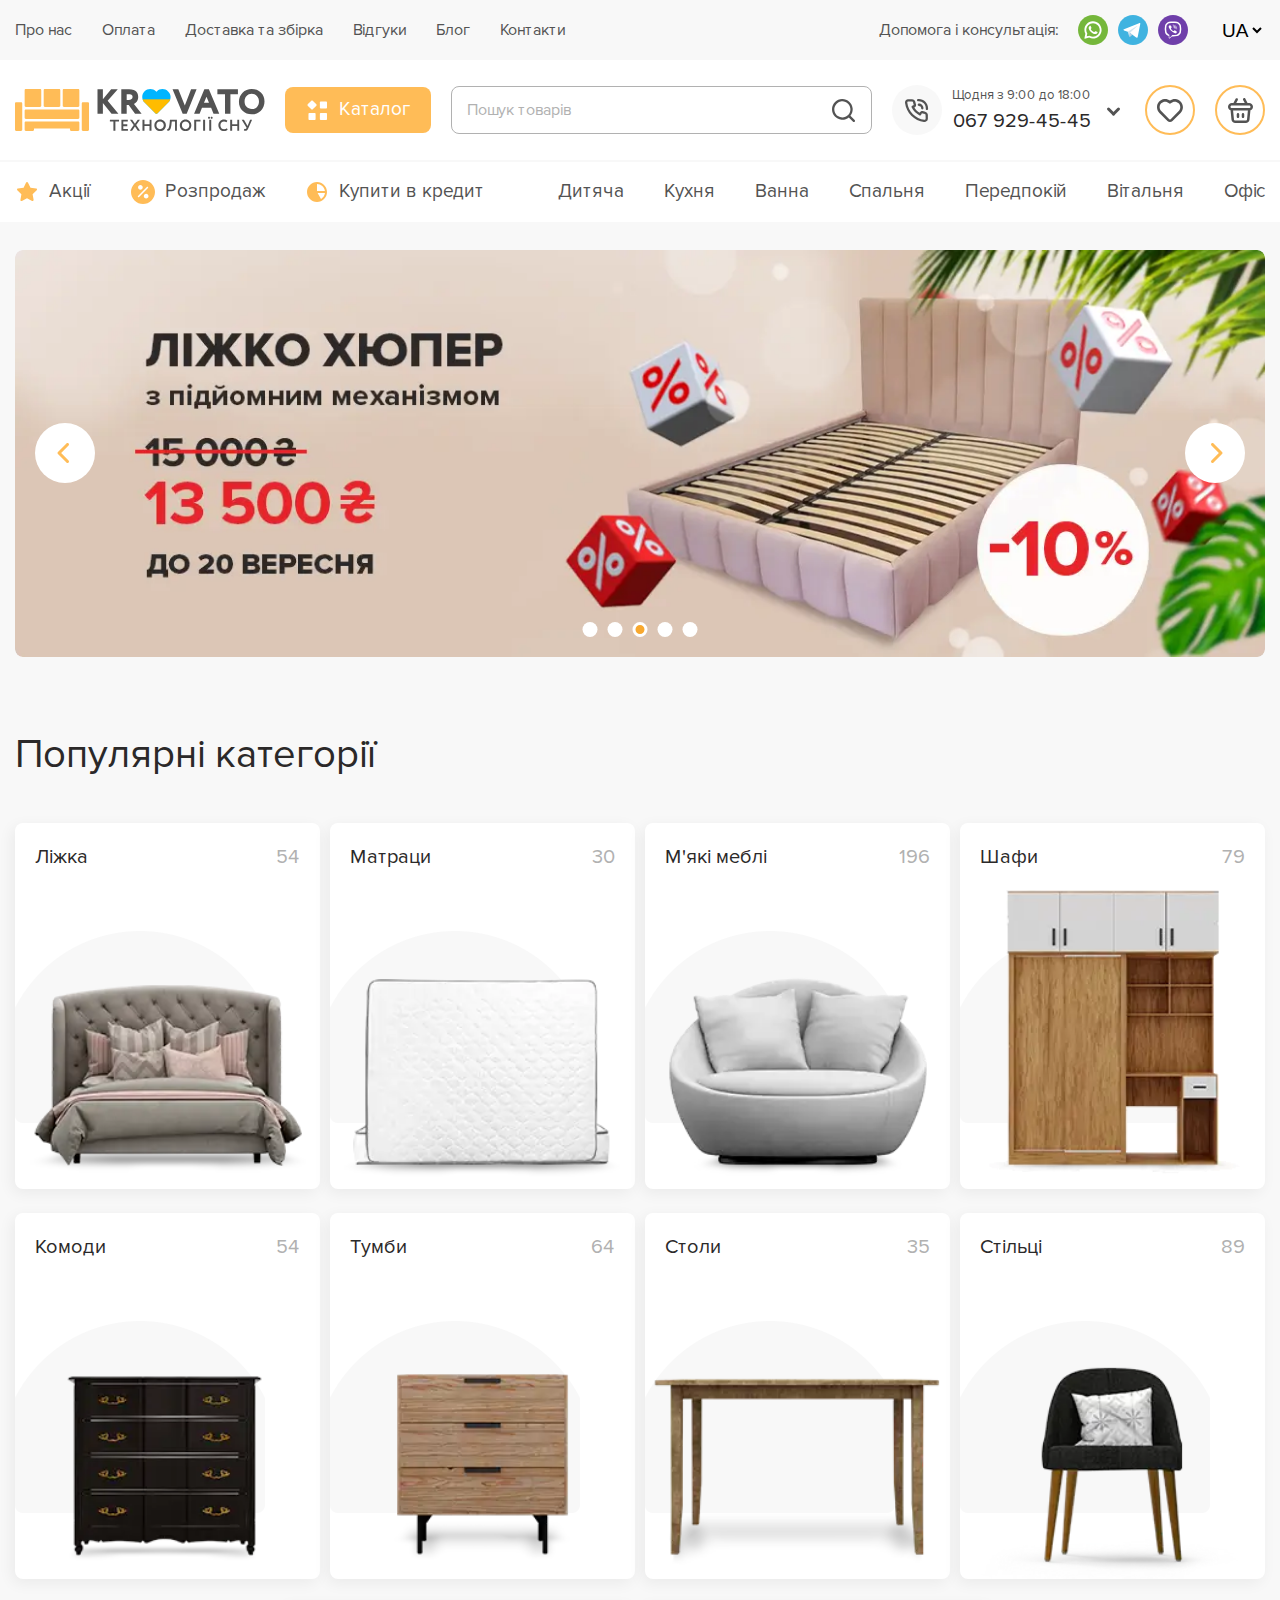
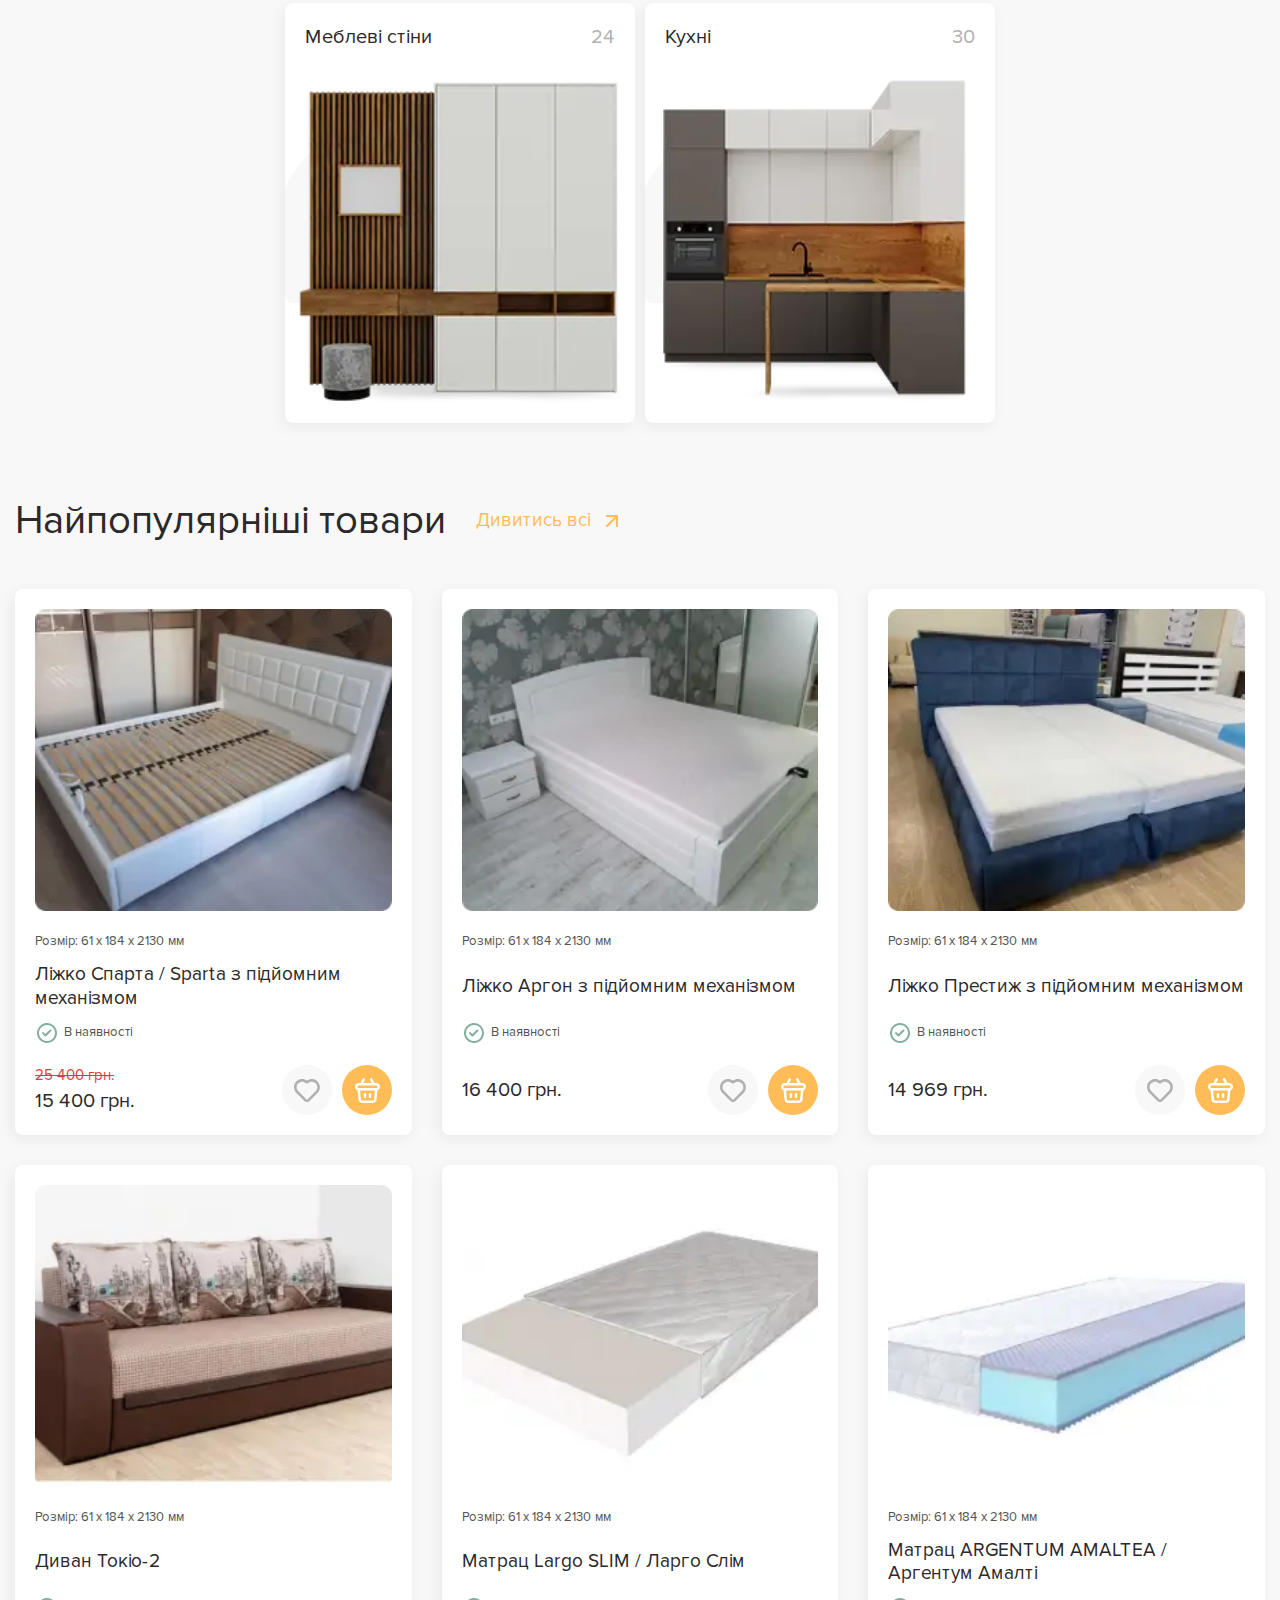
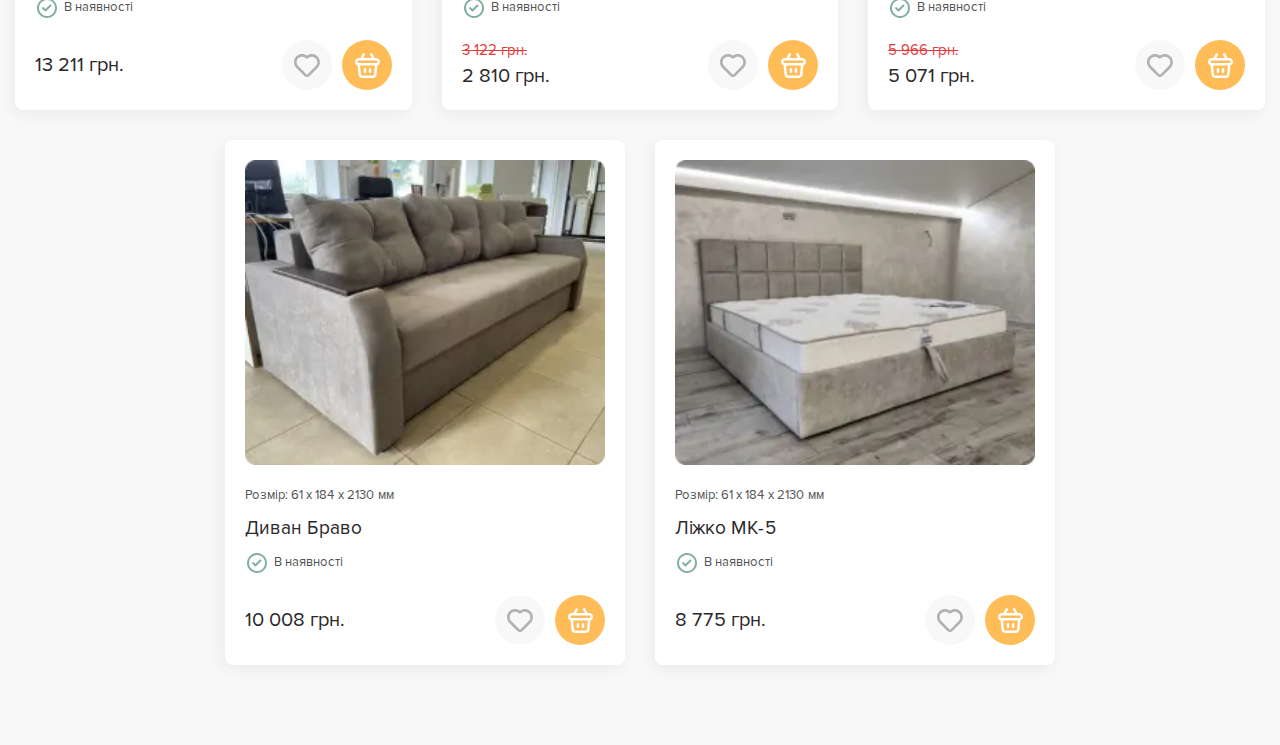
<file: lesson_16/index.html>
<!DOCTYPE html>
<html lang="uk">

<head>
  <meta charset="UTF-8" />
  <meta name="viewport" content="width=device-width, initial-scale=1.0" />
  <link rel="stylesheet" href="css/style.css" />
  <title>lesson 15</title>
</head>

<body>
  <div class="wrapper">
    <header class="header">
      <div class="header__wrapper">
        <div data-da=".burger-header__container, 991.98,4" class="header__top top-header">
          <div class="top-header__wrapper">
            <div class="top-header__container">
              <div class="top-header__row">
                <div class="top-header__burger burger-top-header">
                  <div class="burger-top-header__border"></div>
                  <div class="burger-top-header__border"></div>
                  <div class="burger-top-header__border"></div>
                </div>
                <ul class="top-header__list">
                  <li class="top-header__item">
                    <a href="#" class="top-header__link">Про нас</a>
                  </li>
                  <li class="top-header__item">
                    <a href="#" class="top-header__link">Оплата</a>
                  </li>
                  <li class="top-header__item">
                    <a href="#" class="top-header__link">Доставка та збірка</a>
                  </li>
                  <li class="top-header__item">
                    <a href="#" class="top-header__link">Відгуки</a>
                  </li>
                  <li class="top-header__item">
                    <a href="#" class="top-header__link">Блог</a>
                  </li>
                  <li class="top-header__item">
                    <a href="#" class="top-header__link">Контакти</a>
                  </li>
                </ul>
                <div class="top-header__help help-top-header">
                  <p class="help-top-header__info-help">Допомога і консультація:</p>
                  <div class="help-top-header__messages header-help-messages">
                    <a href="#" class="header-help-messages__link"><img src="./img/header/header-top/whatsapp.svg"
                        alt="#"></a>
                    <a href="#" class="header-help-messages__link"><img src="./img/header/header-top/Group.svg"
                        alt="#"></a>
                    <a href="#" class="header-help-messages__link"><img src="./img/header/header-top/viber.svg"
                        alt="#"></a>
                  </div>
                  <div class="help-top-header__languages header-help-languages">
                    <select class="header-help-languages__select" name="languages">
                      <option value="UA">UA</option>
                      <option value="EN">EN</option>
                    </select>
                  </div>
                </div>
              </div>
            </div>
          </div>
        </div>
        <div class="header__main main-header">
          <div class="main-header__wrapper">
            <div class="main-header__container">
              <div class="main-header__row">
                <div class="main-header__burger main-header-burger">
                  <div class="main-header-burger__border"></div>
                  <div class="main-header-burger__border"></div>
                  <div class="main-header-burger__border"></div>
                </div>
                <div class="main-header__logo"><img src="./img/header/header-main/logo-header.svg" alt="logo">
                </div>
                <button data-da=".burger-header__container, 991.98, 1" class="main-header__button">Каталог</button>
                <div class="main-header__search">
                  <input type="search" name="search" placeholder="Пошук товарів">
                </div>
                <div class="main-header__tell tell-main-header">
                  <div class="tell-main-header__wrapper">
                    <div class="tell-main-header__popap popap-tell-header">
                      <a href="tel:0501334545" class="popap-tell-header__link-tell">050 133-45-45</a>
                      <a href="tel:0931707545" class="popap-tell-header__link-tell">093 170-75-45
                      </a>
                      <button class="popap-tell-header__call" type="button">Передзвоніть мені</button>
                    </div>
                    <div class="tell-main-header__icon"><img src="./img/header/header-main/icon-tel.svg"
                        alt="icon-tell">
                    </div>
                    <div class="tell-main-header__info info-tell-main-header">
                      <p class="info-tell-main-header__text">Щодня з 9:00 до 18:00</p>
                      <a href="tel:0679294545" class="info-tell-main-header__link-tell">067 929-45-45</a>
                    </div>
                    <div class="tell-main-header__arrow">
                    </div>
                  </div>
                </div>
                <div class="main-header__selected-item selected-main-header">
                  <div class="main-header__search-icon">
                    <img src="./img/header/header-main/search.svg" alt="#">
                  </div>
                  <a href="#" class="selected-main-header__selected"><img src="./img/header/header-main/obrane.svg"
                      alt="selected"></a>
                  <a href="#" class="selected-main-header__basket"><img src="./img/header/header-main/korzina.svg"
                      alt="basket"></a>
                </div>
              </div>
            </div>
          </div>
        </div>
        <div class="header__burger burger-header">
          <div class="burger-header__container">

          </div>
        </div>
        <div data-da=".burger-header__container, 991.98, 1" class="header__nav nav-header">
          <div class="nav-header__wrapper">
            <div class="nav-header__container">
              <div class="nav-header__row">
                <div class="nav-header__sale sale-nav-header">
                  <ul class="sale-nav-header__list">
                    <li class="sale-nav-header__item">
                      <img src="./img/header/header-nav/akcii.svg" alt="#">
                      <a href="#" class="sale-nav-header__link">Акції</a>
                    </li>
                    <li class="sale-nav-header__item">
                      <img src="./img/header/header-nav/sale.svg" alt="#">
                      <a href="#" class="sale-nav-header__link">Розпродаж</a>
                    </li>
                    <li class="sale-nav-header__item">
                      <img src="./img/header/header-nav/credit.svg" alt="#">
                      <a href="#" class="sale-nav-header__link">Купити в кредит</a>
                    </li>
                  </ul>
                </div>
                <nav class="nav-header__rooms rooms-nav-header">
                  <ul class="rooms-nav-header__list">
                    <li class="rooms-nav-header__item">
                      <a href="#" class="rooms-nav-header__link">Дитяча</a>
                    </li>
                    <li class="rooms-nav-header__item">
                      <a href="#" class="rooms-nav-header__link">Кухня</a>
                    </li>
                    <li class="rooms-nav-header__item">
                      <a href="#" class="rooms-nav-header__link">Ванна</a>
                    </li>
                    <li class="rooms-nav-header__item">
                      <a href="#" class="rooms-nav-header__link">Спальня</a>
                    </li>
                    <li class="rooms-nav-header__item">
                      <a href="#" class="rooms-nav-header__link">Передпокій</a>
                    </li>
                    <li class="rooms-nav-header__item">
                      <a href="#" class="rooms-nav-header__link">Вітальня</a>
                    </li>
                    <li class="rooms-nav-header__item">
                      <a href="#" class="rooms-nav-header__link">Офіс</a>
                    </li>
                  </ul>
                </nav>
              </div>
            </div>
          </div>
        </div>
      </div>
    </header>
    <main>
      <div class="top-slider">
        <div class="top-slider__container">
          <div class="top-slider__slider slider-top">
            <img class="slider-top__image" src="./img/slider/slide-image.webp" alt="#">
            <div class="slider-top__wrapper-breadcrumbs">
              <div class=""></div>
              <div class=""></div>
              <div class=""></div>
              <div class=""></div>
              <div class=""></div>
            </div>
            <div class="slider-top__arrow slider-top__arrow--left"><img src="./img/slider/arrow-left.svg" alt="#"></div>
            <div class="slider-top__arrow slider-top__arrow--right"><img src="./img/slider/arrow-right.svg" alt="#">
            </div>
          </div>
        </div>
      </div>
      <div class="populars">
        <div class="populars__container">
          <h2 class="populars__title title">Популярні категорії</h2>
          <div class="populars__item item-populars">
            <a href="#" class="item-populars__card card-item-populars">
              <h5 class="card-item-populars__title">Ліжка</h5>
              <div class="card-item-populars__number">54</div>
              <img src="./img/populars/img-0.webp" alt="#" class="card-item-populars__image">
            </a>
            <a href="#" class="item-populars__card card-item-populars">
              <h5 class="card-item-populars__title">Матраци</h5>
              <div class="card-item-populars__number">30</div>
              <img src="./img/populars/img-1.webp" alt="#" class="card-item-populars__image">
            </a>
            <a href="#" class="item-populars__card card-item-populars">
              <h5 class="card-item-populars__title">М'які меблі</h5>
              <div class="card-item-populars__number">196</div>
              <img src="./img/populars/img-2.webp" alt="#" class="card-item-populars__image">
            </a>
            <a href="#" class="item-populars__card card-item-populars">
              <h5 class="card-item-populars__title">Шафи</h5>
              <div class="card-item-populars__number">79</div>
              <img src="./img/populars/img-3.webp" alt="#" class="card-item-populars__image">
            </a>
            <a href="#" class="item-populars__card card-item-populars">
              <h5 class="card-item-populars__title">Комоди</h5>
              <div class="card-item-populars__number">54</div>
              <img src="./img/populars/img-4.webp" alt="#" class="card-item-populars__image">
            </a>
            <a href="#" class="item-populars__card card-item-populars">
              <h5 class="card-item-populars__title">Тумби</h5>
              <div class="card-item-populars__number">64</div>
              <img src="./img/populars/img-5.webp" alt="#" class="card-item-populars__image">
            </a>
            <a href="#" class="item-populars__card card-item-populars">
              <h5 class="card-item-populars__title">Столи</h5>
              <div class="card-item-populars__number">35</div>
              <img src="./img/populars/img-6.webp" alt="#" class="card-item-populars__image">
            </a>
            <a href="#" class="item-populars__card card-item-populars">
              <h5 class="card-item-populars__title">Стільці</h5>
              <div class="card-item-populars__number">89</div>
              <img src="./img/populars/img-7.webp" alt="#" class="card-item-populars__image">
            </a>
            <a href="#" class="item-populars__card card-item-populars">
              <h5 class="card-item-populars__title">Меблеві стіни</h5>
              <div class="card-item-populars__number">24</div>
              <img src="./img/populars/img-8.webp" alt="#" class="card-item-populars__image">
            </a>
            <a href="#" class="item-populars__card card-item-populars">
              <h5 class="card-item-populars__title">Кухні</h5>
              <div class="card-item-populars__number">30</div>
              <img src="./img/populars/img-9.webp" alt="#" class="card-item-populars__image">
            </a>
          </div>
        </div>
      </div>
      <div class="most-popular">
        <div class="most-popular__container">
          <h2 class="most-popular__title title">Найпопулярніші товари<a href="#"
              class="most-popular__title--see-all">Дивитись
              всі</a></h2>
          <div class="most-popular__item item-most-popular">
            <div class="item-most-popular__card card-item-most-popular">
              <img src="./img/most-popular/img-0.webp" alt="#" class="card-item-most-popular__image">
              <div class="card-item-most-popular__info info-most-popular">
                <p class="info-most-popular__info">Розмір: 61 x 184 x 2130 мм
                </p>
                <p class="info-most-popular__info-text">Ліжко Спарта / Sparta з підйомним механізмом</p>
                <div class="info-most-popular__info-has">В наявності</div>
              </div>
              <div class="card-item-most-popular__buy buy-most-popular">
                <div class="buy-most-popular__price price-buy-most-popular">
                  <div class="price-buy-most-popular__discount-price">25 400 грн.</div>
                  <div class="price-buy-most-popular__price">15 400 грн.</div>
                </div>
                <div class="buy-most-popular__selected-item">
                  <a href="#" class="buy-most-popular__selected">
                    <img src="./img/most-popular/obrane.svg" alt="#">
                  </a>
                  <a href="#" class="buy-most-popular__basket">
                    <img src="./img/most-popular/korzina.svg" alt="#">
                  </a>
                </div>
              </div>
            </div>
            <div class="item-most-popular__card card-item-most-popular">
              <img src="./img/most-popular/img-1.webp" alt="#" class="card-item-most-popular__image">
              <div class="card-item-most-popular__info info-most-popular">
                <p class="info-most-popular__info">Розмір: 61 x 184 x 2130 мм
                </p>
                <p class="info-most-popular__info-text">Ліжко Аргон з підйомним механізмом
                </p>
                <div class="info-most-popular__info-has">В наявності</div>
              </div>
              <div class="card-item-most-popular__buy buy-most-popular">
                <div class="buy-most-popular__price price-buy-most-popular">
                  <div class="price-buy-most-popular__discount-price"></div>
                  <div class="price-buy-most-popular__price">
                    16 400 грн.</div>
                </div>
                <div class="buy-most-popular__selected-item">
                  <a href="#" class="buy-most-popular__selected">
                    <img src="./img/most-popular/obrane.svg" alt="#">
                  </a>
                  <a href="#" class="buy-most-popular__basket">
                    <img src="./img/most-popular/korzina.svg" alt="#">
                  </a>
                </div>
              </div>
            </div>
            <div class="item-most-popular__card card-item-most-popular">
              <img src="./img/most-popular/img-2.webp" alt="#" class="card-item-most-popular__image">
              <div class="card-item-most-popular__info info-most-popular">
                <p class="info-most-popular__info">Розмір: 61 x 184 x 2130 мм
                </p>
                <p class="info-most-popular__info-text">Ліжко Престиж з підйомним механізмом</p>
                <div class="info-most-popular__info-has">В наявності</div>
              </div>
              <div class="card-item-most-popular__buy buy-most-popular">
                <div class="buy-most-popular__price price-buy-most-popular">
                  <div class="price-buy-most-popular__discount-price"></div>
                  <div class="price-buy-most-popular__price">
                    14 969 грн.</div>
                </div>
                <div class="buy-most-popular__selected-item">
                  <a href="#" class="buy-most-popular__selected">
                    <img src="./img/most-popular/obrane.svg" alt="#">
                  </a>
                  <a href="#" class="buy-most-popular__basket">
                    <img src="./img/most-popular/korzina.svg" alt="#">
                  </a>
                </div>
              </div>
            </div>
            <div class="item-most-popular__card card-item-most-popular">
              <img src="./img/most-popular/img-3.webp" alt="#" class="card-item-most-popular__image">
              <div class="card-item-most-popular__info info-most-popular">
                <p class="info-most-popular__info">Розмір: 61 x 184 x 2130 мм
                </p>
                <p class="info-most-popular__info-text">Диван Токіо-2</p>
                <div class="info-most-popular__info-has">В наявності</div>
              </div>
              <div class="card-item-most-popular__buy buy-most-popular">
                <div class="buy-most-popular__price price-buy-most-popular">
                  <div class="price-buy-most-popular__discount-price"></div>
                  <div class="price-buy-most-popular__price">13 211 грн.</div>
                </div>
                <div class="buy-most-popular__selected-item">
                  <a href="#" class="buy-most-popular__selected">
                    <img src="./img/most-popular/obrane.svg" alt="#">
                  </a>
                  <a href="#" class="buy-most-popular__basket">
                    <img src="./img/most-popular/korzina.svg" alt="#">
                  </a>
                </div>
              </div>
            </div>
            <div class="item-most-popular__card card-item-most-popular">
              <img src="./img/most-popular/img-4.webp" alt="#" class="card-item-most-popular__image">
              <div class="card-item-most-popular__info info-most-popular">
                <p class="info-most-popular__info">Розмір: 61 x 184 x 2130 мм
                </p>
                <p class="info-most-popular__info-text">Матрац Largo SLIM / Ларго Слім</p>
                <div class="info-most-popular__info-has">В наявності</div>
              </div>
              <div class="card-item-most-popular__buy buy-most-popular">
                <div class="buy-most-popular__price price-buy-most-popular">
                  <div class="price-buy-most-popular__discount-price">3 122 грн.</div>
                  <div class="price-buy-most-popular__price">2 810 грн.</div>
                </div>
                <div class="buy-most-popular__selected-item">
                  <a href="#" class="buy-most-popular__selected">
                    <img src="./img/most-popular/obrane.svg" alt="#">
                  </a>
                  <a href="#" class="buy-most-popular__basket">
                    <img src="./img/most-popular/korzina.svg" alt="#">
                  </a>
                </div>
              </div>
            </div>
            <div class="item-most-popular__card card-item-most-popular">
              <img src="./img/most-popular/img-5.webp" alt="#" class="card-item-most-popular__image">
              <div class="card-item-most-popular__info info-most-popular">
                <p class="info-most-popular__info">Розмір: 61 x 184 x 2130 мм
                </p>
                <p class="info-most-popular__info-text">Матрац ARGENTUM AMALTEA / Аргентум Амалті</p>
                <div class="info-most-popular__info-has">В наявності</div>
              </div>
              <div class="card-item-most-popular__buy buy-most-popular">
                <div class="buy-most-popular__price price-buy-most-popular">
                  <div class="price-buy-most-popular__discount-price">5 966 грн.</div>
                  <div class="price-buy-most-popular__price">5 071 грн.</div>
                </div>
                <div class="buy-most-popular__selected-item">
                  <a href="#" class="buy-most-popular__selected">
                    <img src="./img/most-popular/obrane.svg" alt="#">
                  </a>
                  <a href="#" class="buy-most-popular__basket">
                    <img src="./img/most-popular/korzina.svg" alt="#">
                  </a>
                </div>
              </div>
            </div>
            <div class="item-most-popular__card card-item-most-popular">
              <img src="./img/most-popular/img-6.webp" alt="#" class="card-item-most-popular__image">
              <div class="card-item-most-popular__info info-most-popular">
                <p class="info-most-popular__info">Розмір: 61 x 184 x 2130 мм
                </p>
                <p class="info-most-popular__info-text">Диван Браво</p>
                <div class="info-most-popular__info-has">В наявності</div>
              </div>
              <div class="card-item-most-popular__buy buy-most-popular">
                <div class="buy-most-popular__price price-buy-most-popular">
                  <div class="price-buy-most-popular__discount-price"></div>
                  <div class="price-buy-most-popular__price">10 008 грн.</div>
                </div>
                <div class="buy-most-popular__selected-item">
                  <a href="#" class="buy-most-popular__selected">
                    <img src="./img/most-popular/obrane.svg" alt="#">
                  </a>
                  <a href="#" class="buy-most-popular__basket">
                    <img src="./img/most-popular/korzina.svg" alt="#">
                  </a>
                </div>
              </div>
            </div>
            <div class="item-most-popular__card card-item-most-popular">
              <img src="./img/most-popular/img-7.webp" alt="#" class="card-item-most-popular__image">
              <div class="card-item-most-popular__info info-most-popular">
                <p class="info-most-popular__info">Розмір: 61 x 184 x 2130 мм
                </p>
                <p class="info-most-popular__info-text">Ліжко МК-5</p>
                <div class="info-most-popular__info-has">В наявності</div>
              </div>
              <div class="card-item-most-popular__buy buy-most-popular">
                <div class="buy-most-popular__price price-buy-most-popular">
                  <div class="price-buy-most-popular__discount-price"></div>
                  <div class="price-buy-most-popular__price">8 775 грн.</div>
                </div>
                <div class="buy-most-popular__selected-item">
                  <a href="#" class="buy-most-popular__selected">
                    <img src="./img/most-popular/obrane.svg" alt="#">
                  </a>
                  <a href="#" class="buy-most-popular__basket">
                    <img src="./img/most-popular/korzina.svg" alt="#">
                  </a>
                </div>
              </div>
            </div>
          </div>
        </div>
      </div>

    </main>
  </div>
  <script src="./script/script.js"></script>
  <script src="./script/dynamic_adapt.js"></script>
</body>

</html>
</file>
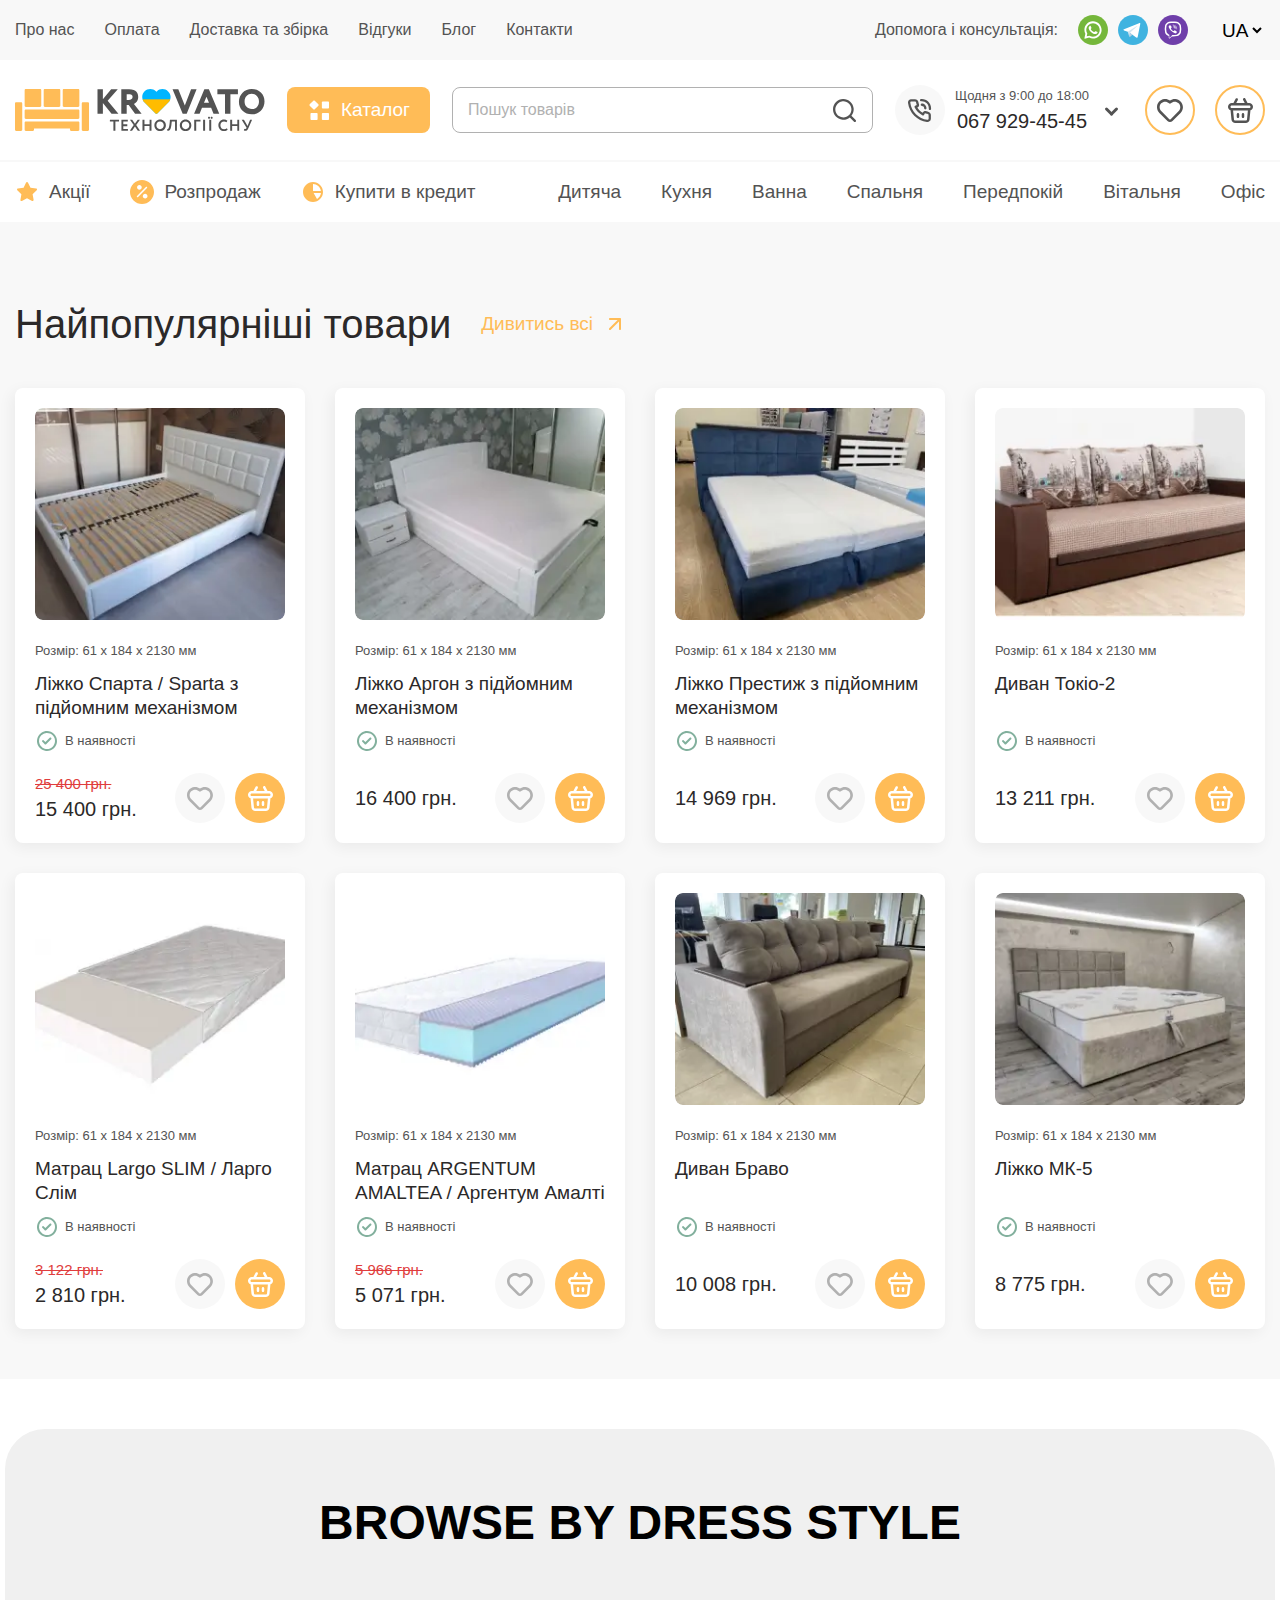
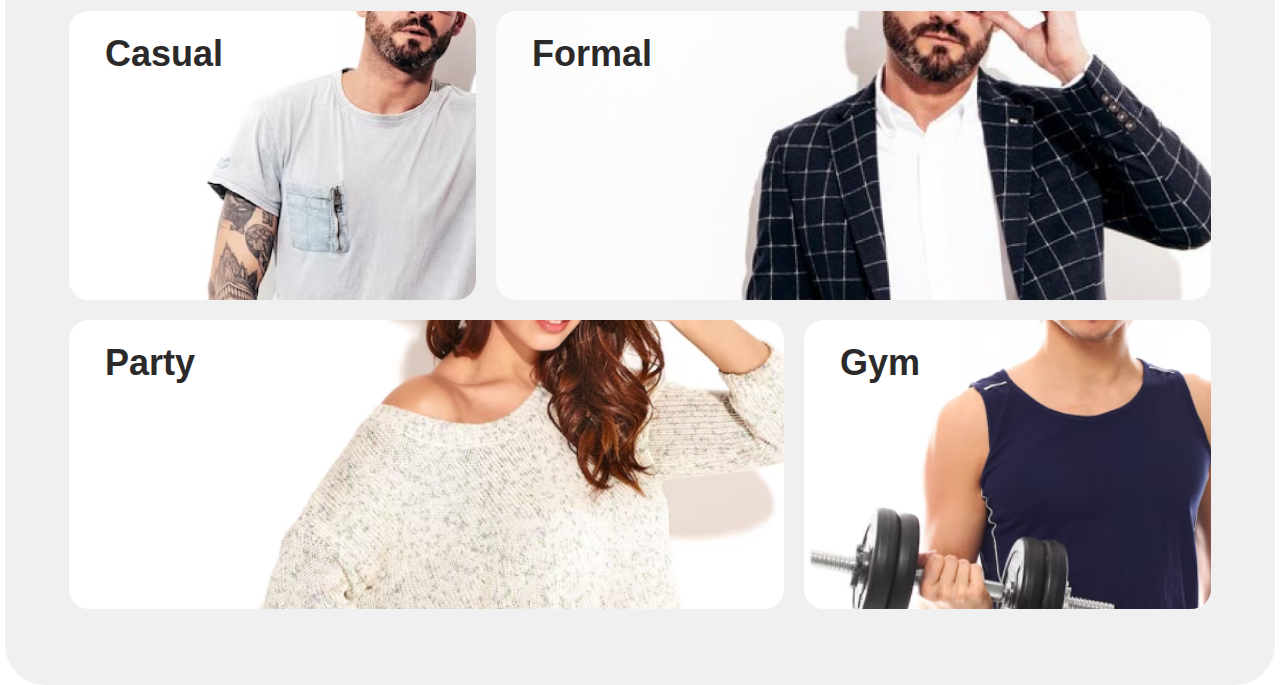
<file: lesson_17/index.html>
<!DOCTYPE html>
<html lang="uk">

<head>
  <meta charset="UTF-8" />
  <meta name="viewport" content="width=device-width, initial-scale=1.0" />
  <link rel="stylesheet" href="./css/style.css" />
  <link rel="stylesheet" href="./css/header.css">
  <title>lesson 17</title>
</head>

<body>
  <div class="wrapper">
    <header class="header">
      <div class="header__wrapper">
        <div data-da=".burger-header__container, 991.98,4" class="header__top top-header">
          <div class="top-header__wrapper">
            <div class="top-header__container">
              <div class="top-header__row">
                <div class="top-header__burger burger-top-header">
                  <div class="burger-top-header__border"></div>
                  <div class="burger-top-header__border"></div>
                  <div class="burger-top-header__border"></div>
                </div>
                <ul class="top-header__list">
                  <li class="top-header__item">
                    <a href="#" class="top-header__link">Про нас</a>
                  </li>
                  <li class="top-header__item">
                    <a href="#" class="top-header__link">Оплата</a>
                  </li>
                  <li class="top-header__item">
                    <a href="#" class="top-header__link">Доставка та збірка</a>
                  </li>
                  <li class="top-header__item">
                    <a href="#" class="top-header__link">Відгуки</a>
                  </li>
                  <li class="top-header__item">
                    <a href="#" class="top-header__link">Блог</a>
                  </li>
                  <li class="top-header__item">
                    <a href="#" class="top-header__link">Контакти</a>
                  </li>
                </ul>
                <div class="top-header__help help-top-header">
                  <p class="help-top-header__info-help">Допомога і консультація:</p>
                  <div class="help-top-header__messages header-help-messages">
                    <a href="#" class="header-help-messages__link"><img src="./img/header/header-top/whatsapp.svg"
                        alt="#"></a>
                    <a href="#" class="header-help-messages__link"><img src="./img/header/header-top/Group.svg"
                        alt="#"></a>
                    <a href="#" class="header-help-messages__link"><img src="./img/header/header-top/viber.svg"
                        alt="#"></a>
                  </div>
                  <div class="help-top-header__languages header-help-languages">
                    <select class="header-help-languages__select" name="languages">
                      <option value="UA">UA</option>
                      <option value="EN">EN</option>
                    </select>
                  </div>
                </div>
              </div>
            </div>
          </div>
        </div>
        <div class="header__main main-header">
          <div class="main-header__wrapper">
            <div class="main-header__container">
              <div class="main-header__row">
                <div class="main-header__burger main-header-burger">
                  <div class="main-header-burger__border"></div>
                  <div class="main-header-burger__border"></div>
                  <div class="main-header-burger__border"></div>
                </div>
                <div class="main-header__logo"><img src="./img/header/header-main/logo-header.svg" alt="logo">
                </div>
                <button data-da=".burger-header__container, 991.98, 1" class="main-header__button">Каталог</button>
                <div class="main-header__search">
                  <input type="search" name="search" placeholder="Пошук товарів">
                </div>
                <div class="main-header__tell tell-main-header">
                  <div class="tell-main-header__wrapper">
                    <div class="tell-main-header__popap popap-tell-header">
                      <a href="tel:0501334545" class="popap-tell-header__link-tell">050 133-45-45</a>
                      <a href="tel:0931707545" class="popap-tell-header__link-tell">093 170-75-45
                      </a>
                      <button class="popap-tell-header__call" type="button">Передзвоніть мені</button>
                    </div>
                    <div class="tell-main-header__icon"><img src="./img/header/header-main/icon-tel.svg"
                        alt="icon-tell">
                    </div>
                    <div class="tell-main-header__info info-tell-main-header">
                      <p class="info-tell-main-header__text">Щодня з 9:00 до 18:00</p>
                      <a href="tel:0679294545" class="info-tell-main-header__link-tell">067 929-45-45</a>
                    </div>
                    <div class="tell-main-header__arrow">
                    </div>
                  </div>
                </div>
                <div class="main-header__selected-item selected-main-header">
                  <div class="main-header__search-icon">
                    <img src="./img/header/header-main/search.svg" alt="#">
                  </div>
                  <a href="#" class="selected-main-header__selected"><img src="./img/header/header-main/obrane.svg"
                      alt="selected"></a>
                  <a href="#" class="selected-main-header__basket"><img src="./img/header/header-main/korzina.svg"
                      alt="basket"></a>
                </div>
              </div>
            </div>
          </div>
        </div>
        <div class="header__burger burger-header">
          <div class="burger-header__container">

          </div>
        </div>
        <div data-da=".burger-header__container, 991.98, 1" class="header__nav nav-header">
          <div class="nav-header__wrapper">
            <div class="nav-header__container">
              <div class="nav-header__row">
                <div class="nav-header__sale sale-nav-header">
                  <ul class="sale-nav-header__list">
                    <li class="sale-nav-header__item">
                      <img src="./img/header/header-nav/akcii.svg" alt="#">
                      <a href="#" class="sale-nav-header__link">Акції</a>
                    </li>
                    <li class="sale-nav-header__item">
                      <img src="./img/header/header-nav/sale.svg" alt="#">
                      <a href="#" class="sale-nav-header__link">Розпродаж</a>
                    </li>
                    <li class="sale-nav-header__item">
                      <img src="./img/header/header-nav/credit.svg" alt="#">
                      <a href="#" class="sale-nav-header__link">Купити в кредит</a>
                    </li>
                  </ul>
                </div>
                <nav class="nav-header__rooms rooms-nav-header">
                  <ul class="rooms-nav-header__list">
                    <li class="rooms-nav-header__item">
                      <a href="#" class="rooms-nav-header__link">Дитяча</a>
                    </li>
                    <li class="rooms-nav-header__item">
                      <a href="#" class="rooms-nav-header__link">Кухня</a>
                    </li>
                    <li class="rooms-nav-header__item">
                      <a href="#" class="rooms-nav-header__link">Ванна</a>
                    </li>
                    <li class="rooms-nav-header__item">
                      <a href="#" class="rooms-nav-header__link">Спальня</a>
                    </li>
                    <li class="rooms-nav-header__item">
                      <a href="#" class="rooms-nav-header__link">Передпокій</a>
                    </li>
                    <li class="rooms-nav-header__item">
                      <a href="#" class="rooms-nav-header__link">Вітальня</a>
                    </li>
                    <li class="rooms-nav-header__item">
                      <a href="#" class="rooms-nav-header__link">Офіс</a>
                    </li>
                  </ul>
                </nav>
              </div>
            </div>
          </div>
        </div>
      </div>
    </header>
    <main>
      <div class="most-popular">
        <div class="most-popular__container">
          <h2 class="most-popular__title title">Найпопулярніші товари<a href="#"
              class="most-popular__title--see-all">Дивитись
              всі</a></h2>
          <div class="most-popular__item item-most-popular">
            <div class="item-most-popular__card card-item-most-popular">
              <img src="./img/most-popular/img-0.webp" alt="#" class="card-item-most-popular__image">
              <div class="card-item-most-popular__info info-most-popular">
                <p class="info-most-popular__info">Розмір: 61 x 184 x 2130 мм
                </p>
                <p class="info-most-popular__info-text">Ліжко Спарта / Sparta з підйомним механізмом</p>
                <div class="info-most-popular__info-has">В наявності</div>
              </div>
              <div class="card-item-most-popular__buy buy-most-popular">
                <div class="buy-most-popular__price price-buy-most-popular">
                  <div class="price-buy-most-popular__discount-price">25 400 грн.</div>
                  <div class="price-buy-most-popular__price">15 400 грн.</div>
                </div>
                <div class="buy-most-popular__selected-item">
                  <a href="#" class="buy-most-popular__selected">
                    <img src="./img/most-popular/obrane.svg" alt="#">
                  </a>
                  <a href="#" class="buy-most-popular__basket">
                    <img src="./img/most-popular/korzina.svg" alt="#">
                  </a>
                </div>
              </div>
            </div>
            <div class="item-most-popular__card card-item-most-popular">
              <img src="./img/most-popular/img-1.webp" alt="#" class="card-item-most-popular__image">
              <div class="card-item-most-popular__info info-most-popular">
                <p class="info-most-popular__info">Розмір: 61 x 184 x 2130 мм
                </p>
                <p class="info-most-popular__info-text">Ліжко Аргон з підйомним механізмом
                </p>
                <div class="info-most-popular__info-has">В наявності</div>
              </div>
              <div class="card-item-most-popular__buy buy-most-popular">
                <div class="buy-most-popular__price price-buy-most-popular">
                  <div class="price-buy-most-popular__discount-price"></div>
                  <div class="price-buy-most-popular__price">
                    16 400 грн.</div>
                </div>
                <div class="buy-most-popular__selected-item">
                  <a href="#" class="buy-most-popular__selected">
                    <img src="./img/most-popular/obrane.svg" alt="#">
                  </a>
                  <a href="#" class="buy-most-popular__basket">
                    <img src="./img/most-popular/korzina.svg" alt="#">
                  </a>
                </div>
              </div>
            </div>
            <div class="item-most-popular__card card-item-most-popular">
              <img src="./img/most-popular/img-2.webp" alt="#" class="card-item-most-popular__image">
              <div class="card-item-most-popular__info info-most-popular">
                <p class="info-most-popular__info">Розмір: 61 x 184 x 2130 мм
                </p>
                <p class="info-most-popular__info-text">Ліжко Престиж з підйомним механізмом</p>
                <div class="info-most-popular__info-has">В наявності</div>
              </div>
              <div class="card-item-most-popular__buy buy-most-popular">
                <div class="buy-most-popular__price price-buy-most-popular">
                  <div class="price-buy-most-popular__discount-price"></div>
                  <div class="price-buy-most-popular__price">
                    14 969 грн.</div>
                </div>
                <div class="buy-most-popular__selected-item">
                  <a href="#" class="buy-most-popular__selected">
                    <img src="./img/most-popular/obrane.svg" alt="#">
                  </a>
                  <a href="#" class="buy-most-popular__basket">
                    <img src="./img/most-popular/korzina.svg" alt="#">
                  </a>
                </div>
              </div>
            </div>
            <div class="item-most-popular__card card-item-most-popular">
              <img src="./img/most-popular/img-3.webp" alt="#" class="card-item-most-popular__image">
              <div class="card-item-most-popular__info info-most-popular">
                <p class="info-most-popular__info">Розмір: 61 x 184 x 2130 мм
                </p>
                <p class="info-most-popular__info-text">Диван Токіо-2</p>
                <div class="info-most-popular__info-has">В наявності</div>
              </div>
              <div class="card-item-most-popular__buy buy-most-popular">
                <div class="buy-most-popular__price price-buy-most-popular">
                  <div class="price-buy-most-popular__discount-price"></div>
                  <div class="price-buy-most-popular__price">13 211 грн.</div>
                </div>
                <div class="buy-most-popular__selected-item">
                  <a href="#" class="buy-most-popular__selected">
                    <img src="./img/most-popular/obrane.svg" alt="#">
                  </a>
                  <a href="#" class="buy-most-popular__basket">
                    <img src="./img/most-popular/korzina.svg" alt="#">
                  </a>
                </div>
              </div>
            </div>
            <div class="item-most-popular__card card-item-most-popular">
              <img src="./img/most-popular/img-4.webp" alt="#" class="card-item-most-popular__image">
              <div class="card-item-most-popular__info info-most-popular">
                <p class="info-most-popular__info">Розмір: 61 x 184 x 2130 мм
                </p>
                <p class="info-most-popular__info-text">Матрац Largo SLIM / Ларго Слім</p>
                <div class="info-most-popular__info-has">В наявності</div>
              </div>
              <div class="card-item-most-popular__buy buy-most-popular">
                <div class="buy-most-popular__price price-buy-most-popular">
                  <div class="price-buy-most-popular__discount-price">3 122 грн.</div>
                  <div class="price-buy-most-popular__price">2 810 грн.</div>
                </div>
                <div class="buy-most-popular__selected-item">
                  <a href="#" class="buy-most-popular__selected">
                    <img src="./img/most-popular/obrane.svg" alt="#">
                  </a>
                  <a href="#" class="buy-most-popular__basket">
                    <img src="./img/most-popular/korzina.svg" alt="#">
                  </a>
                </div>
              </div>
            </div>
            <div class="item-most-popular__card card-item-most-popular">
              <img src="./img/most-popular/img-5.webp" alt="#" class="card-item-most-popular__image">
              <div class="card-item-most-popular__info info-most-popular">
                <p class="info-most-popular__info">Розмір: 61 x 184 x 2130 мм
                </p>
                <p class="info-most-popular__info-text">Матрац ARGENTUM AMALTEA / Аргентум Амалті</p>
                <div class="info-most-popular__info-has">В наявності</div>
              </div>
              <div class="card-item-most-popular__buy buy-most-popular">
                <div class="buy-most-popular__price price-buy-most-popular">
                  <div class="price-buy-most-popular__discount-price">5 966 грн.</div>
                  <div class="price-buy-most-popular__price">5 071 грн.</div>
                </div>
                <div class="buy-most-popular__selected-item">
                  <a href="#" class="buy-most-popular__selected">
                    <img src="./img/most-popular/obrane.svg" alt="#">
                  </a>
                  <a href="#" class="buy-most-popular__basket">
                    <img src="./img/most-popular/korzina.svg" alt="#">
                  </a>
                </div>
              </div>
            </div>
            <div class="item-most-popular__card card-item-most-popular">
              <img src="./img/most-popular/img-6.webp" alt="#" class="card-item-most-popular__image">
              <div class="card-item-most-popular__info info-most-popular">
                <p class="info-most-popular__info">Розмір: 61 x 184 x 2130 мм
                </p>
                <p class="info-most-popular__info-text">Диван Браво</p>
                <div class="info-most-popular__info-has">В наявності</div>
              </div>
              <div class="card-item-most-popular__buy buy-most-popular">
                <div class="buy-most-popular__price price-buy-most-popular">
                  <div class="price-buy-most-popular__discount-price"></div>
                  <div class="price-buy-most-popular__price">10 008 грн.</div>
                </div>
                <div class="buy-most-popular__selected-item">
                  <a href="#" class="buy-most-popular__selected">
                    <img src="./img/most-popular/obrane.svg" alt="#">
                  </a>
                  <a href="#" class="buy-most-popular__basket">
                    <img src="./img/most-popular/korzina.svg" alt="#">
                  </a>
                </div>
              </div>
            </div>
            <div class="item-most-popular__card card-item-most-popular">
              <img src="./img/most-popular/img-7.webp" alt="#" class="card-item-most-popular__image">
              <div class="card-item-most-popular__info info-most-popular">
                <p class="info-most-popular__info">Розмір: 61 x 184 x 2130 мм
                </p>
                <p class="info-most-popular__info-text">Ліжко МК-5</p>
                <div class="info-most-popular__info-has">В наявності</div>
              </div>
              <div class="card-item-most-popular__buy buy-most-popular">
                <div class="buy-most-popular__price price-buy-most-popular">
                  <div class="price-buy-most-popular__discount-price"></div>
                  <div class="price-buy-most-popular__price">8 775 грн.</div>
                </div>
                <div class="buy-most-popular__selected-item">
                  <a href="#" class="buy-most-popular__selected">
                    <img src="./img/most-popular/obrane.svg" alt="#">
                  </a>
                  <a href="#" class="buy-most-popular__basket">
                    <img src="./img/most-popular/korzina.svg" alt="#">
                  </a>
                </div>
              </div>
            </div>
          </div>
        </div>
      </div>
      <div class="browse-style">
        <div class="browse-style__wrapper">
          <div class="browse-style__container">
            <h4 class="browse-style__title">BROWSE BY dress STYLE</h4>
            <div class="browse-style__grid">
              <a class="browse-style__cart cart-browse-style">
                <p class="cart-browse-style__title">Casual</p>
                <div class="cart-browse-style__image">
                  <img src="./img/browse-style/image-1.png" alt="#">
                </div>
              </a>
              <a class="browse-style__cart cart-browse-style">
                <p class="cart-browse-style__title">formal</p>
                <div class="cart-browse-style__image">
                  <img src="./img/browse-style/image-2.png" alt="#">
                </div>
              </a>
              <a class="browse-style__cart cart-browse-style">
                <p class="cart-browse-style__title">Party</p>
                <div class="cart-browse-style__image">
                  <img src="./img/browse-style/image-3.png" alt="#">
                </div>
              </a>
              <a class="browse-style__cart cart-browse-style">
                <p class="cart-browse-style__title">Gym</p>
                <div class="cart-browse-style__image">
                  <img src="./img/browse-style/image-4.png" alt="#">
                </div>
              </a>
            </div>
          </div>
        </div>
      </div>
    </main>
  </div>
  <script src="./script/script.js"></script>
  <script src="./script/dynamic_adapt.js"></script>
</body>

</html>
</file>
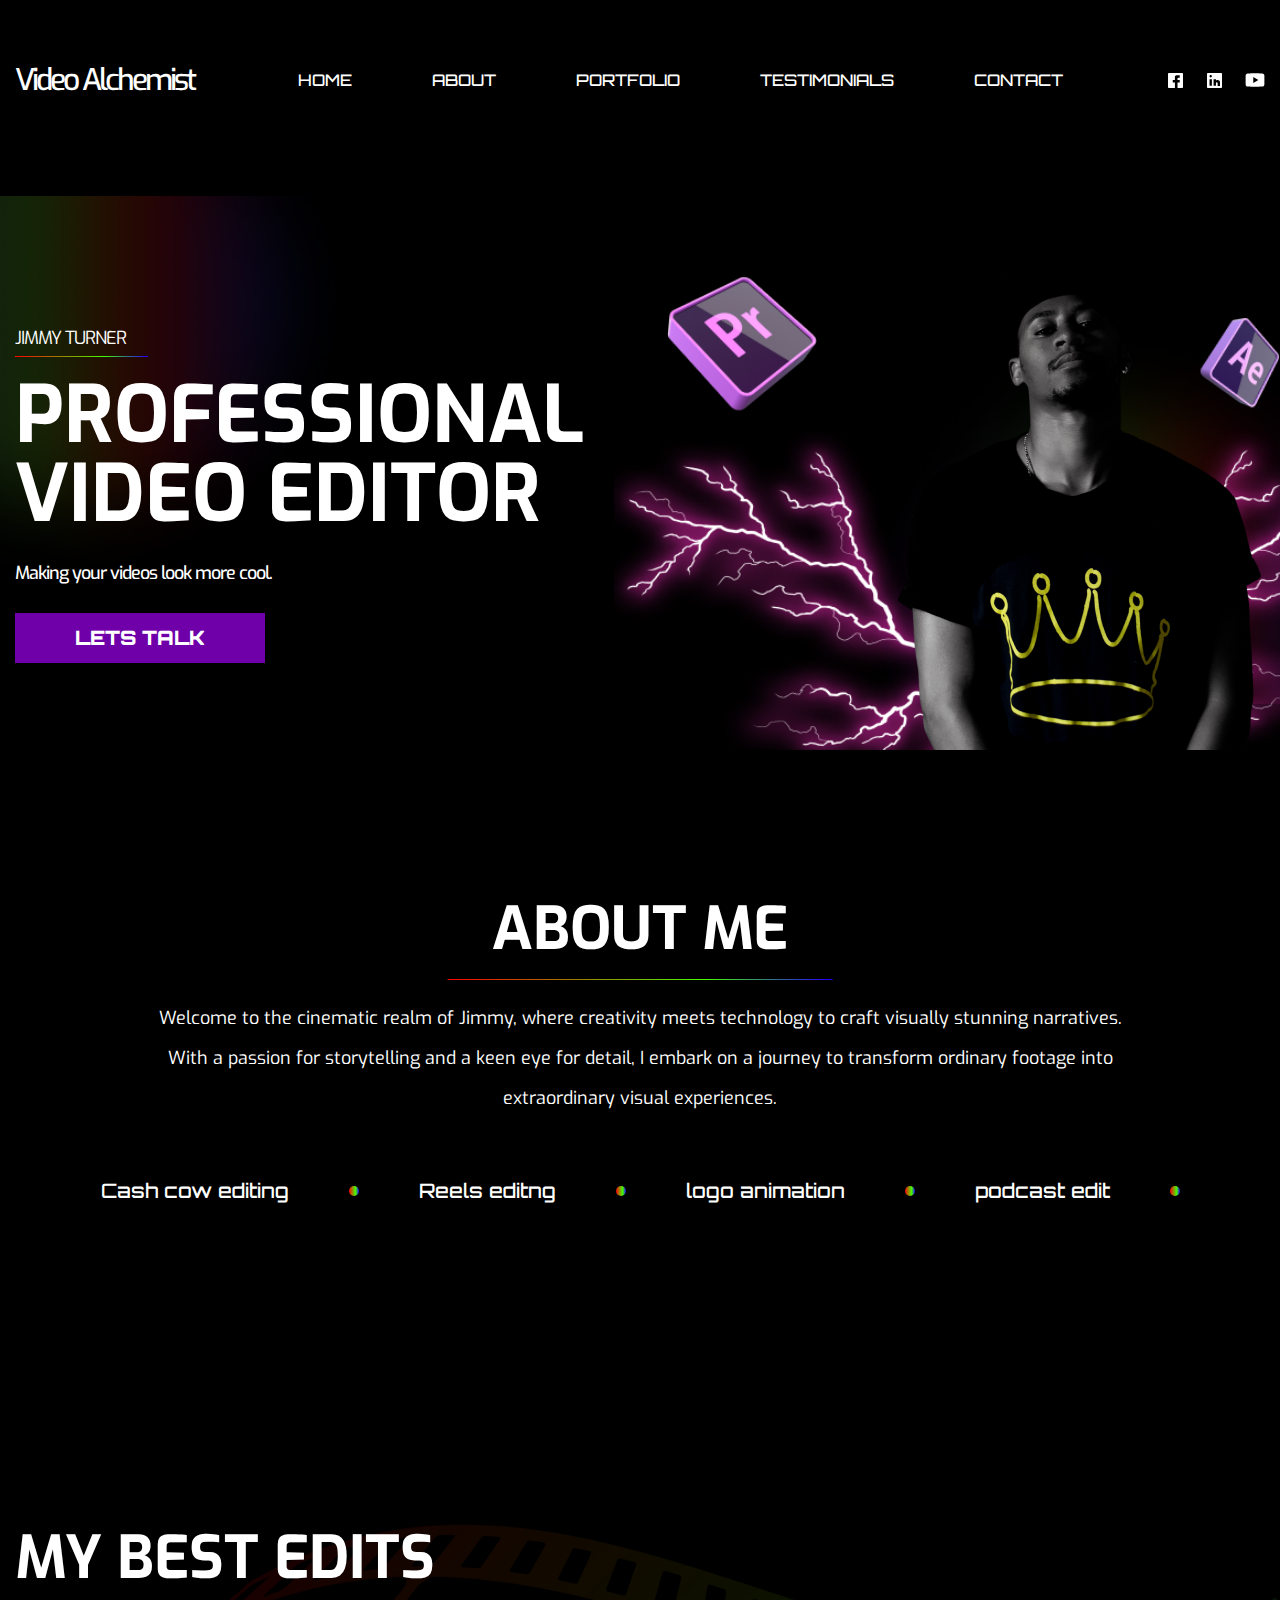
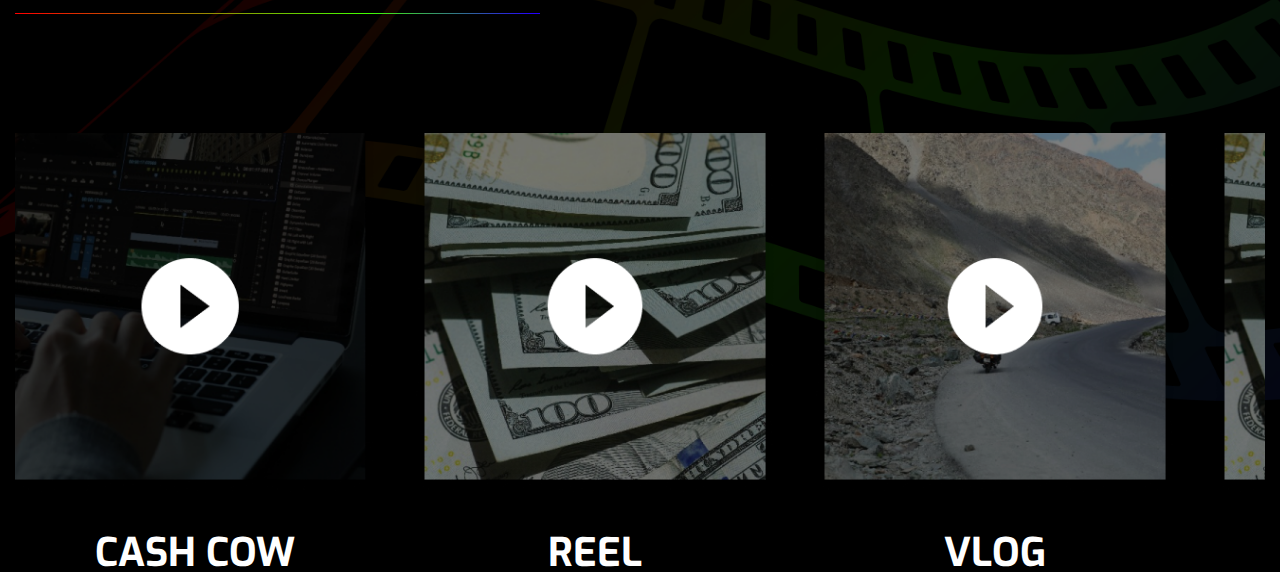
<file: lesson_18/index.html>
<!DOCTYPE html>
<html lang="uk">

<head>
  <meta charset="UTF-8" />
  <meta name="viewport" content="width=device-width, initial-scale=1.0" />
  <link rel="stylesheet" href="./css/style.css" />
  <title>lesson 18</title>
</head>

<body>
  <div class="wrapper">
    <header class="header">
      <div class="header__wrapper">
        <div class="header__container">
          <div class="header__row">
            <a href="#" class="header__logo">Video Alchemist</a>
            <ul class="header__list" data-da=".popap-header__container, 767.98px, 1">
              <li class="header__item">
                <a href="#" class="header__link">home</a>
              </li>
              <li class="header__item">
                <a href="#" class="header__link">about</a>
              </li>
              <li class="header__item">
                <a href="#" class="header__link">portfolio</a>
              </li>
              <li class="header__item">
                <a href="#" class="header__link">testimonials</a>
              </li>
              <li class="header__item">
                <a href="#" class="header__link">contact</a>
              </li>
            </ul>
            <div class="header__socials socials-header" data-da=".about-me__row,991.98,2">
              <a href="#" target="_blank" class="socials-header__link">
                <img src="./img/header/facebook.svg" alt="icon-facebook">
              </a>
              <a href="#" target="_blank" class="socials-header__link">
                <img src="./img/header/linkedin.svg" alt="icon-linkedin">
              </a>
              <a href="#" target="_blank" class="socials-header__link">
                <img src="./img/header/youtube.svg" alt="icon-youtube">
              </a>
            </div>
            <div class="header__burger burger-header">
              <div class="burger-header__wrapper">
                <div class="burger-header__border"></div>
                <div class="burger-header__border"></div>
                <div class="burger-header__border"></div>
              </div>
            </div>
            <div class="header__popap popap-header">
              <div class="popap-header__container"></div>
            </div>
          </div>
        </div>
      </div>
    </header>
    <main>
      <div class="top">
        <div class="top__wrapper">
          <div class="top__container">
            <div class="top__row">
              <div class="top__info info-top">
                <p class="info-top__name">Jimmy Turner</p>
                <p class="info-top__job">Professional video editor</p>
                <p class="info-top__info-job">Making your videos look more cool.</p>
                <button class="info-top__button" type="button">lets talk</button>
              </div>
              <div class="top__image">
                <img src="./img/top/Image.png" alt="#">
              </div>
            </div>
          </div>
        </div>
      </div>
      <div class="about-me">
        <div class="about-me__container">
          <div class="about-me__row">
            <h3 class="about-me__title">About me</h3>
            <p class="about-me__text">Welcome to the cinematic realm of Jimmy, where creativity meets technology to
              craft visually stunning narratives. With a passion for storytelling and a keen eye for detail, I embark on
              a journey to transform ordinary footage into extraordinary visual experiences.</p>
            <div class="about-me__info info-about-me">
              <ul class="info-about-me__list" data-da=".top__info, 700, 4">
                <li class="info-about-me__item">
                  <a href="#" class="info-about-me__link">Cash cow editing</a>
                </li>
                <li class="info-about-me__item">
                  <a href="#" class="info-about-me__link">Reels editng</a>
                </li>
                <li class="info-about-me__item">
                  <a href="#" class="info-about-me__link">logo animation</a>
                </li>
                <li class="info-about-me__item">
                  <a href="#" class="info-about-me__link">podcast edit</a>
                </li>
              </ul>
            </div>
          </div>
        </div>
      </div>
      <div class="edits">
        <div class="edits__wrapper">
          <div class="edits__container">
            <div class="edits__title">my best edits</div>
            <div class="edits__slider slider-edits">
              <div class="slider-edits__cart">
                <img class="slider-edits__img" src="./img/edits/Video-1.png" alt="video">
                <p class="slider-edits__name">CAsh cow</p>
              </div>
              <div class="slider-edits__cart">
                <img class="slider-edits__img" src="./img/edits/Video-2.png" alt="video">
                <p class="slider-edits__name">Reel</p>
              </div>
              <div class="slider-edits__cart">
                <img class="slider-edits__img" src="./img/edits/Video-3.png" alt="video">
                <p class="slider-edits__name">Vlog</p>
              </div>
              <div class="slider-edits__cart">
                <img class="slider-edits__img" src="./img/edits/Video-2.png" alt="video">
                <p class="slider-edits__name">CAsh</p>
              </div>
              <div class="slider-edits__cart">
                <img class="slider-edits__img" src="./img/edits/Video-3.png" alt="video">
                <p class="slider-edits__name">CAsh cow</p>
              </div>
            </div>
          </div>
        </div>
      </div>
    </main>
  </div>
  <script src="./script/dynamic_adapt.js"></script>
  <script src="./script/script.js"></script>
</body>

</html>
</file>
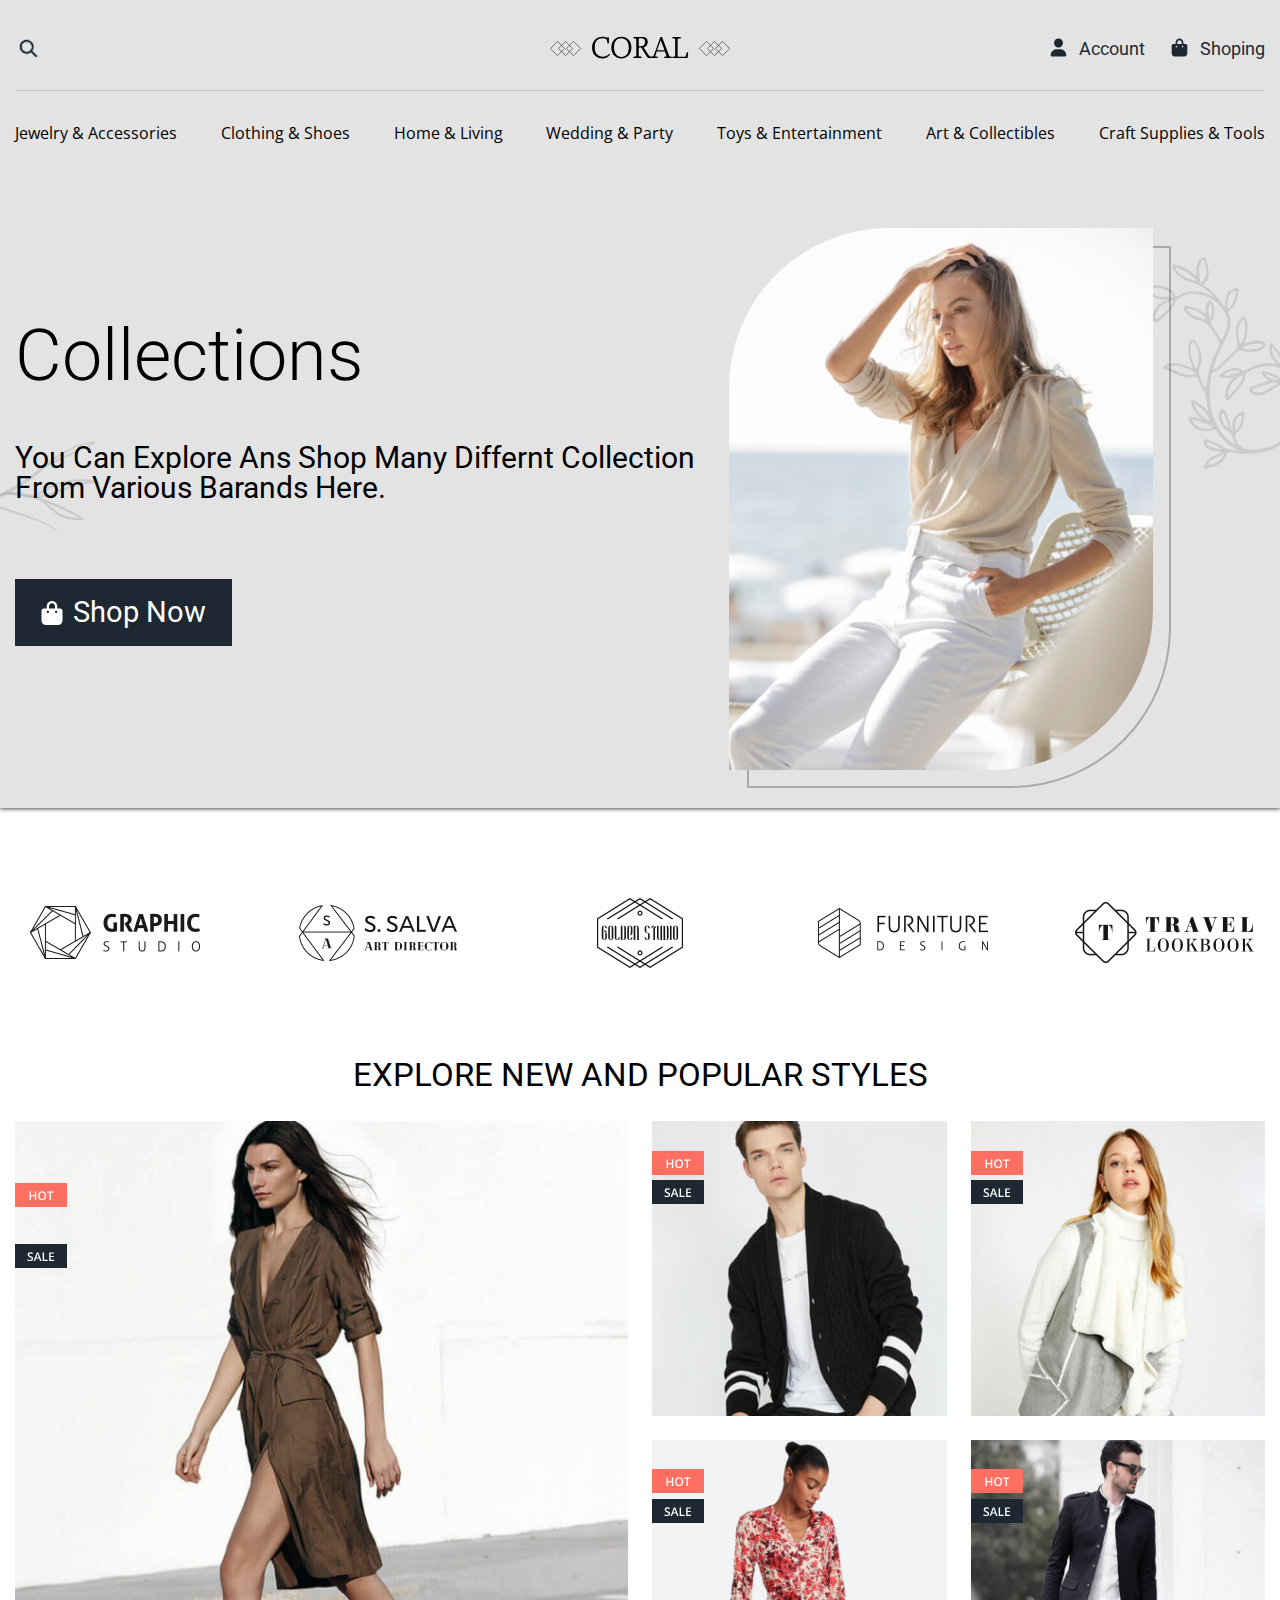
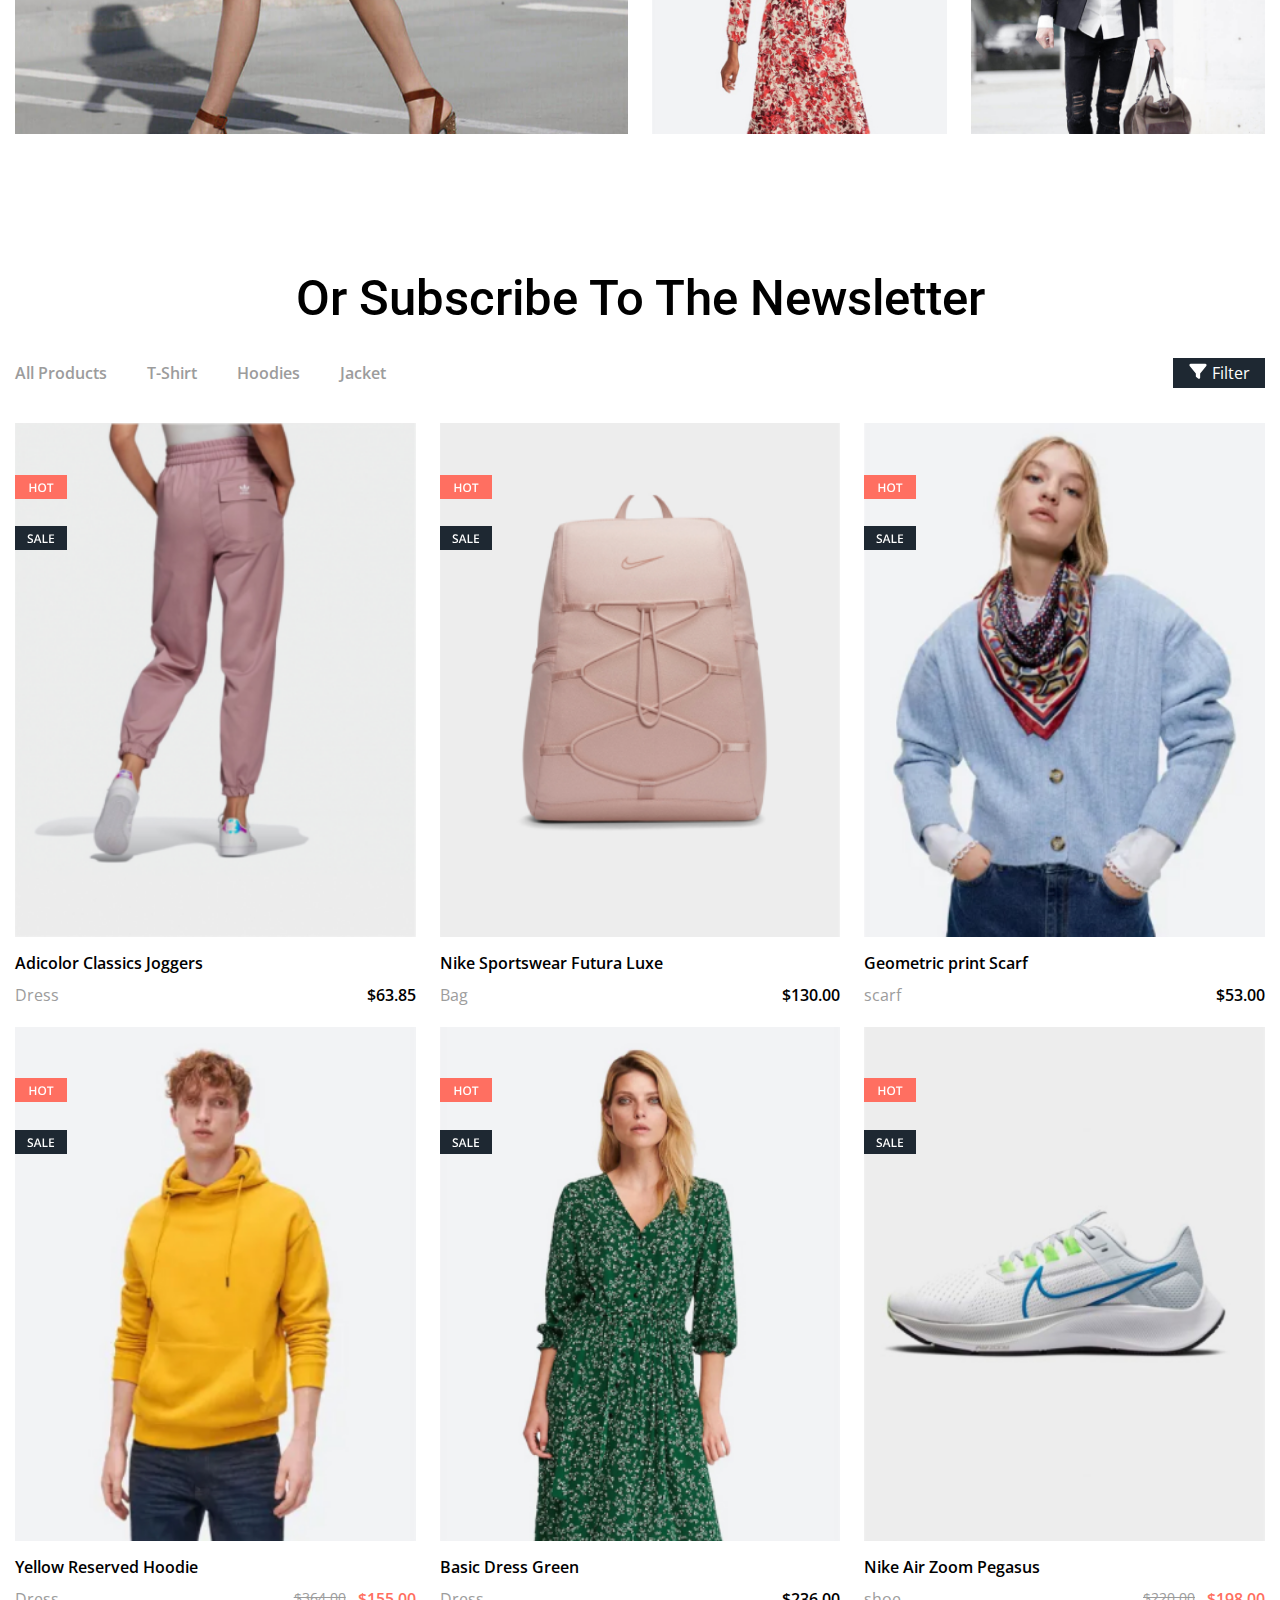
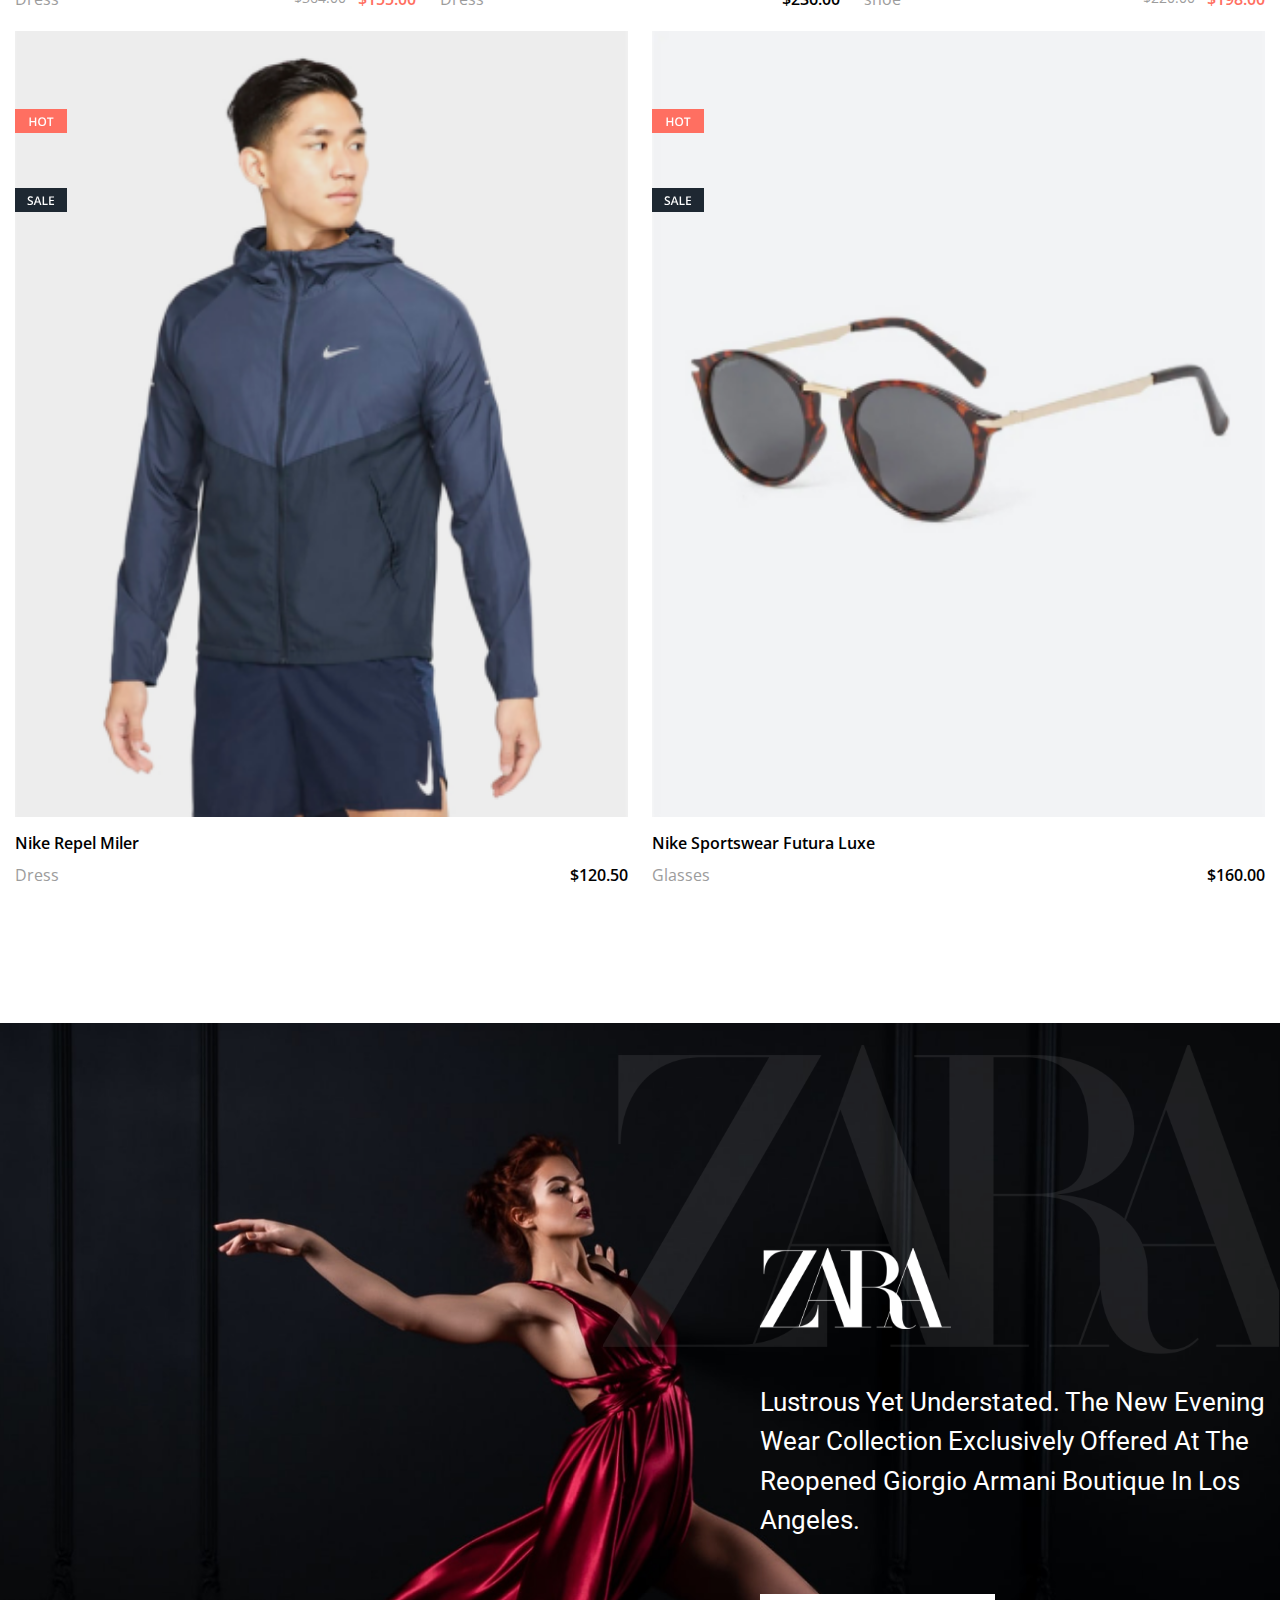
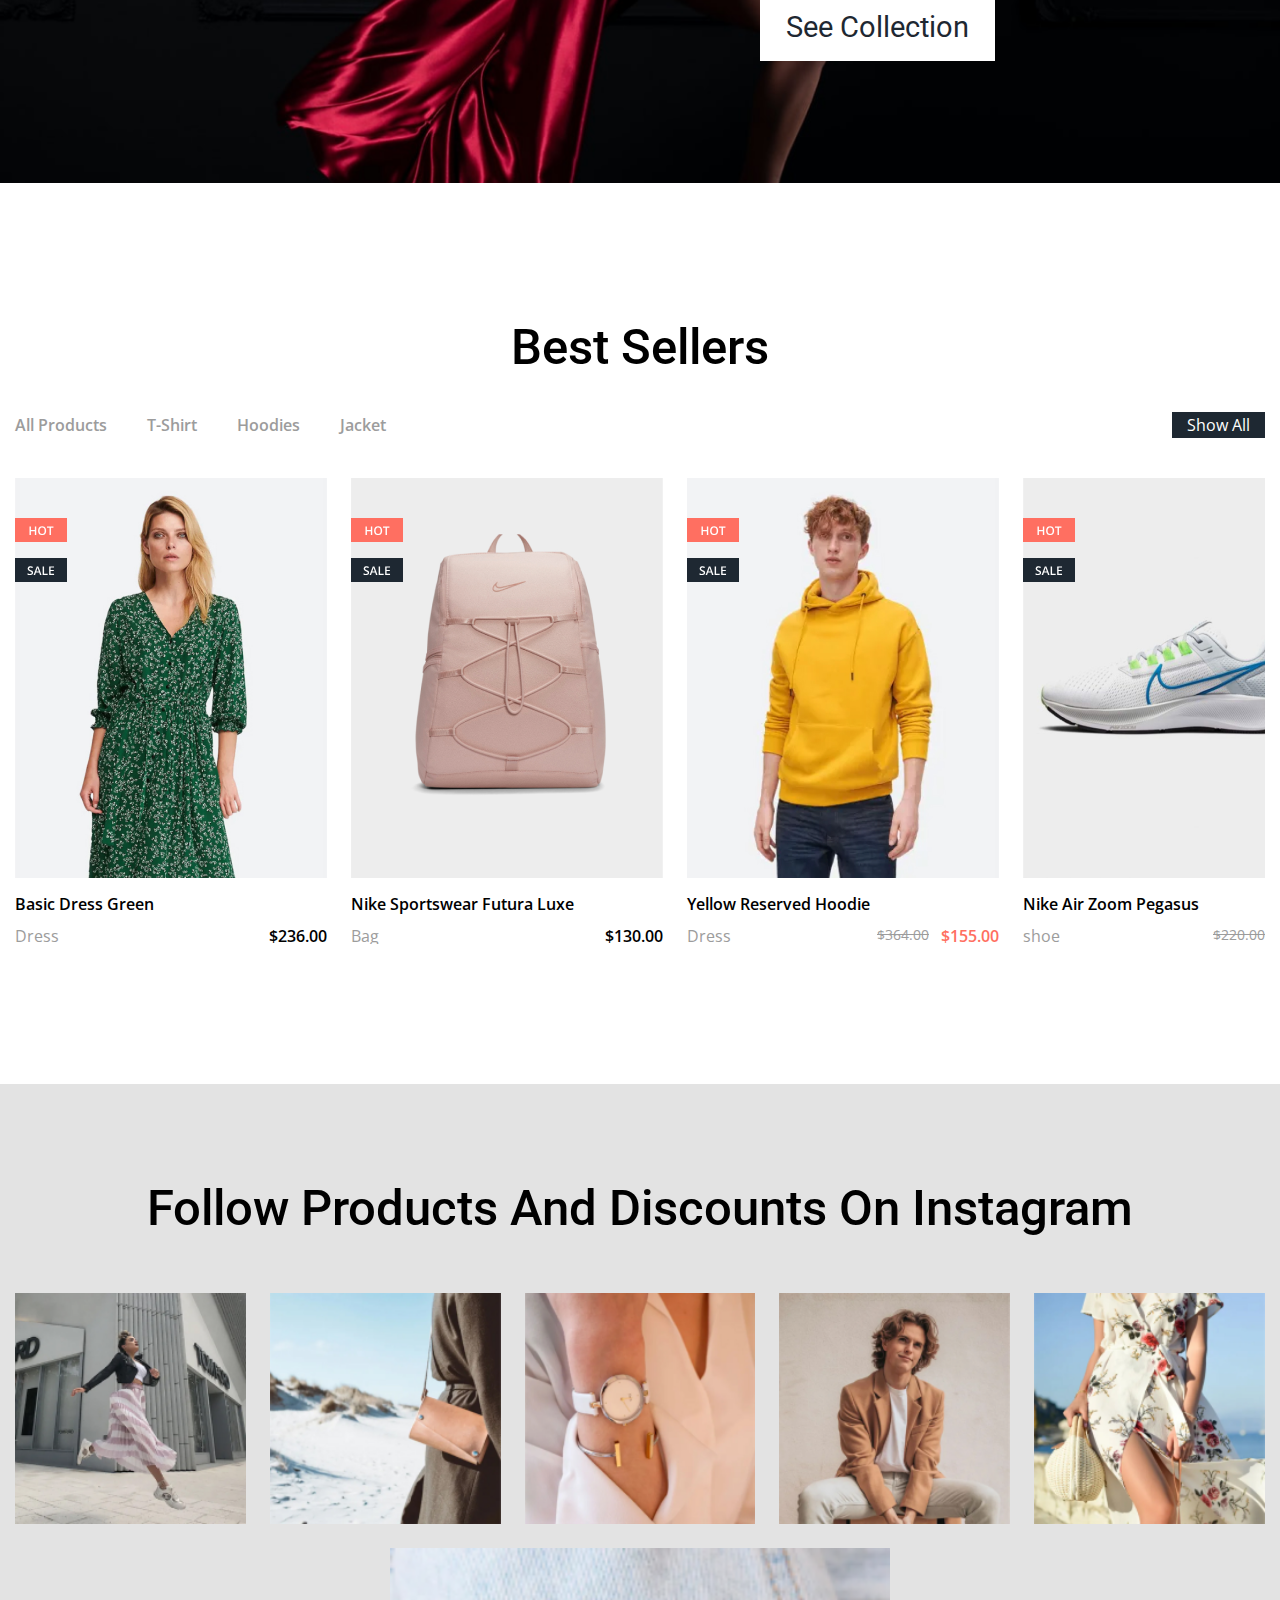
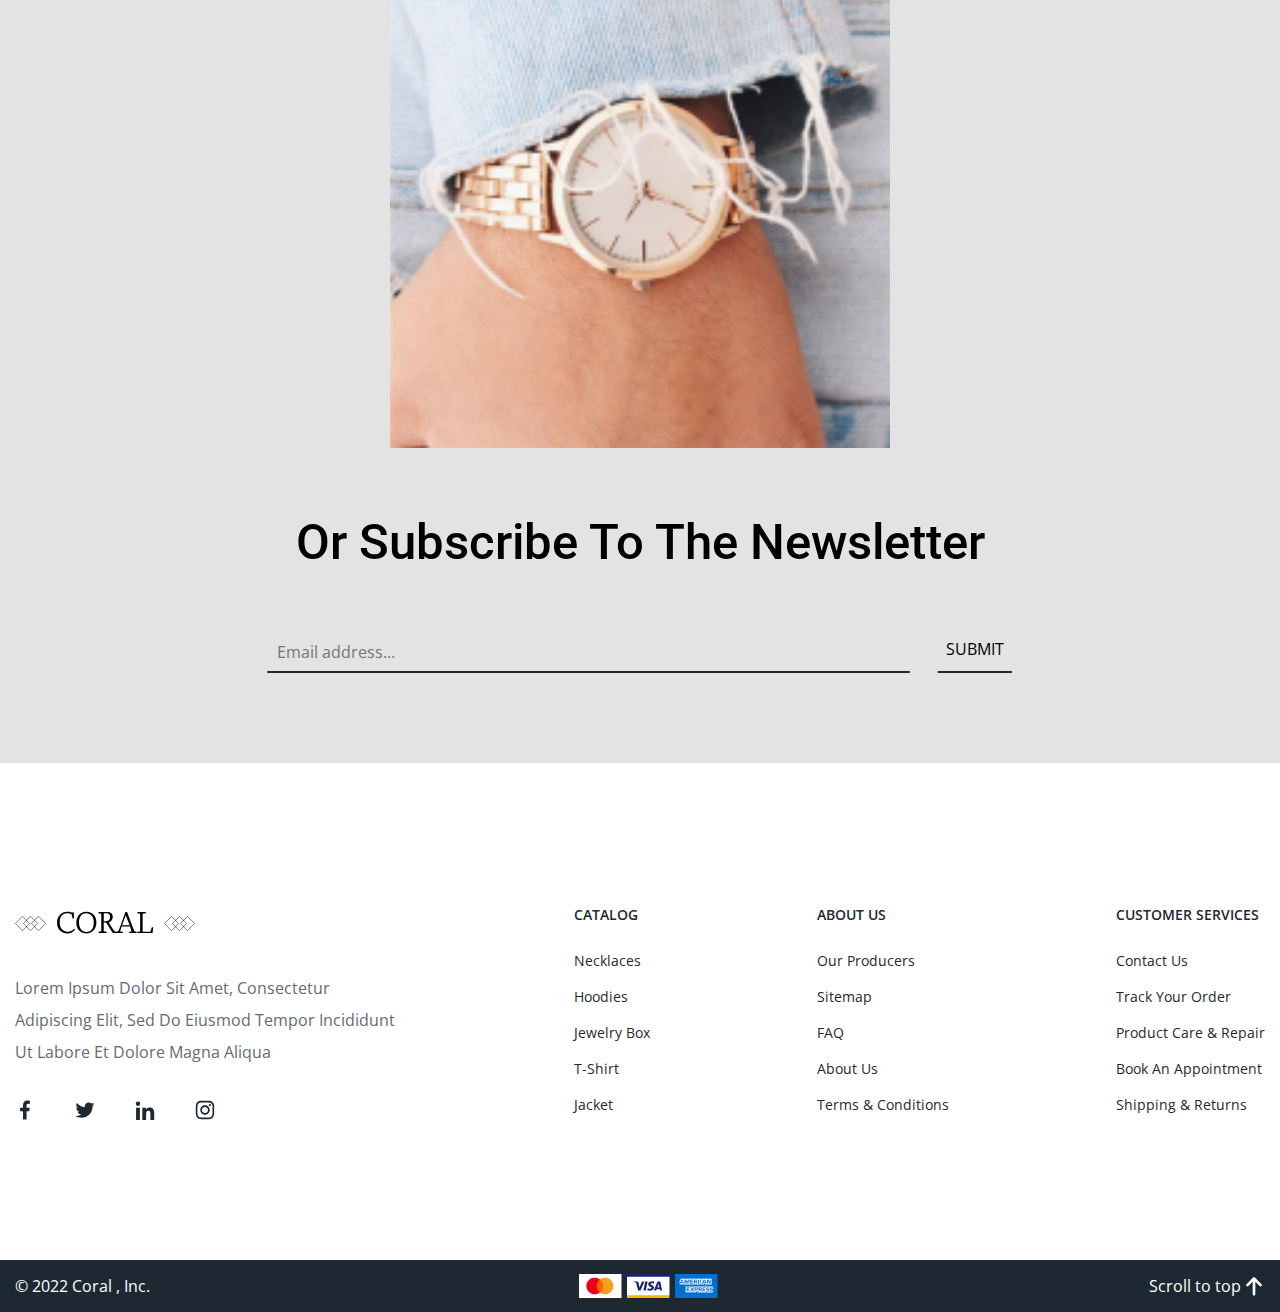
<file: lesson_19/index.html>
<!DOCTYPE html>
<html lang="uk">

<head>
  <meta charset="UTF-8" />
  <meta name="viewport" content="width=device-width, initial-scale=1.0" />
  <link rel="stylesheet" href="./css/style.css" />
  <title>lesson 19</title>
</head>

<body>
  <div class="wrapper">
    <header class="header">
      <div class="header__wrapper">
        <div class="header__container">
          <div class="header__top top-header">
            <div class="top-header__row">
              <div class="top-header__search" data-da=".top-header__info, 600, 0">
                <img src="./img/header/search.svg" alt="icon-search">
              </div>
              <div class="search-top-header">
                <div class="search-top-header__wrapper">
                  <label for="search-top-header" class="search-top-header__label">
                    <input id="search-top-header" type="search" placeholder="Пошук">
                    <span></span>
                  </label>
                </div>
              </div>
              <div class="top-header__logo">
                <img src="./img/header/logo.svg" alt="icon-logo">
              </div>
              <div class="top-header__info info-header">
                <div class="info-header__account">
                  <div class="info-header__icon">
                    <img src="./img/header/user.svg" alt="icon-account">
                  </div>
                  <div class="info-header__text">Account</div>
                </div>
                <div class="info-header__shoping">
                  <div class="info-header__icon">
                    <img src="./img/header/basket.svg" alt="icon-shopping">
                  </div>
                  <div class="info-header__text">Shoping</div>
                </div>
                <div class="top-header__burger burger-top-header">
                  <div class="burger-top-header__wrapper">
                    <div class="burger-top-header__border"></div>
                    <div class="burger-top-header__border"></div>
                    <div class="burger-top-header__border"></div>
                  </div>
                </div>
              </div>
            </div>
          </div>
          <nav class="header__nav nav-header">
            <ul class="nav-header__list">
              <li class="nav-header__item">
                <a href="#" class="nav-header__link">Jewelry & Accessories
                </a>
              </li>
              <li class="nav-header__item">
                <a href="#" class="nav-header__link">Clothing & Shoes
                </a>
              </li>
              <li class="nav-header__item">
                <a href="#" class="nav-header__link">Home & Living
                </a>
              </li>
              <li class="nav-header__item">
                <a href="#" class="nav-header__link">Wedding & Party
                </a>
              </li>
              <li class="nav-header__item">
                <a href="#" class="nav-header__link">Toys & Entertainment
                </a>
              </li>
              <li class="nav-header__item">
                <a href="#" class="nav-header__link">Art & Collectibles
                </a>
              </li>
              <li class="nav-header__item">
                <a href="#" class="nav-header__link">Craft Supplies & Tools
                </a>
              </li>
            </ul>
          </nav>
        </div>
      </div>
    </header>
    <main class="page">
      <section class="top">
        <div class="top__wrapper">
          <div class="top__container" id="top-container">
            <div class="top__row">
              <div class="top__info info-top">
                <h1 class="info-top__title">Collections</h1>
                <p class="info-top__text">you can explore ans shop many differnt collection
                  from various barands here.</p>
                <button type="button" class="info-top__button">shop now</button>
              </div>
              <div class="top__image image-top">
                <div class="image-top__wrapper">
                  <img src="./img/top/top-image.png" alt="image-top">
                </div>
              </div>
            </div>
          </div>
        </div>
      </section>
      <section class="brands">
        <div class="brands__container">
          <div class="brands__row">
            <img src="./img/brands/brand-1.svg" alt="" class="brands__image">
            <img src="./img/brands/brand-5.svg" alt="" class="brands__image">
            <img src="./img/brands/brand-3.svg" alt="" class="brands__image">
            <img src="./img/brands/brand-4.svg" alt="" class="brands__image">
            <img src="./img/brands/brand-2.svg" alt="" class="brands__image">
          </div>
        </div>
      </section>
      <section class="styles">
        <div class="styles__container">
          <div class="styles__grid">
            <div class="styles__wrapper-image">
              <img src="./img/styles/1.png" alt="">
              <img src="./img/styles/ribbon-sale.svg" alt="">
              <img src="./img/styles/ribbon.svg" alt="">
              <h2 class="styles__title" data-da=".styles__container, 1450, 0">Explore new and popular styles</h2>
            </div>
            <div class="styles__wrapper-image">
              <img src="./img/styles/2.jpg" alt="">
              <img src="./img/styles/ribbon-sale.svg" alt="">
              <img src="./img/styles/ribbon.svg" alt="">
            </div>
            <div class="styles__wrapper-image">
              <img src="./img/styles/3.jpg" alt="">
              <img src="./img/styles/ribbon-sale.svg" alt="">
              <img src="./img/styles/ribbon.svg" alt="">
            </div>
            <div class="styles__wrapper-image">
              <img src="./img/styles/4.jpg" alt="">
              <img src="./img/styles/ribbon-sale.svg" alt="">
              <img src="./img/styles/ribbon.svg" alt="">
            </div>
            <div class="styles__wrapper-image">
              <img src="./img/styles/5.png" alt="">
              <img src="./img/styles/ribbon-sale.svg" alt="">
              <img src="./img/styles/ribbon.svg" alt="">
            </div>
          </div>
        </div>
      </section>
      <section class="mailing">
        <div class="mailing__container">
          <div class="mailing__row-column">
            <h3 class="mailing__title title">Or subscribe to the newsletter</h3>
            <div class="mailing__filter filter-mailing">
              <div class="filter-mailing__row">
                <div class="filter-mailing__products products-filter-mailing">
                  <ul class="products-filter-mailing__list">
                    <li class="products-filter-mailing__item">
                      <a href="#" class="products-filter-mailing__link">all products</a>
                    </li>
                    <li class="products-filter-mailing__item">
                      <a href="#" class="products-filter-mailing__link">t-shirt</a>
                    </li>
                    <li class="products-filter-mailing__item">
                      <a href="#" class="products-filter-mailing__link">hoodies</a>
                    </li>
                    <li class="products-filter-mailing__item">
                      <a href="#" class="products-filter-mailing__link">jacket</a>
                    </li>
                  </ul>
                </div>
                <button type="button" class="filter-mailing__button">filter</button>
              </div>
            </div>
            <div class="mailing__goods goods-mailing">
              <div class="goods-mailing__row">
                <div class="goods-mailing__cart cart-mailing-goods">
                  <div class="cart-mailing-goods__image">
                    <img src="./img/mailing/image-product-1.png" alt="#">
                    <img src="./img/styles/ribbon-sale.svg" alt="#">
                    <img src="./img/styles/ribbon.svg" alt="#">
                  </div>
                  <div class="cart-mailing-goods__name-products">Adicolor Classics Joggers</div>
                  <div class="cart-mailing-goods__info info-cart-mailing">
                    <div class="info-cart-mailing__type">Dress</div>
                    <div class="info-cart-mailing__price price-info-mailing">
                      <div class="price-info-mailing__discount"></div>
                      <div class="price-info-mailing__price">$63.85</div>
                    </div>
                  </div>
                </div>
                <div class="goods-mailing__cart cart-mailing-goods">
                  <div class="cart-mailing-goods__image">
                    <img src="./img/mailing/image-product-2.png" alt="#">
                    <img src="./img/styles/ribbon-sale.svg" alt="#">
                    <img src="./img/styles/ribbon.svg" alt="#">
                  </div>
                  <div class="cart-mailing-goods__name-products">Nike Sportswear Futura Luxe</div>
                  <div class="cart-mailing-goods__info info-cart-mailing">
                    <div class="info-cart-mailing__type">Bag</div>
                    <div class="info-cart-mailing__price price-info-mailing">
                      <div class="price-info-mailing__discount"></div>
                      <div class="price-info-mailing__price">$130.00</div>
                    </div>
                  </div>
                </div>
                <div class="goods-mailing__cart cart-mailing-goods">
                  <div class="cart-mailing-goods__image">
                    <img src="./img/mailing/image-product-3.png" alt="#">
                    <img src="./img/styles/ribbon-sale.svg" alt="#">
                    <img src="./img/styles/ribbon.svg" alt="#">
                  </div>
                  <div class="cart-mailing-goods__name-products">Geometric print Scarf</div>
                  <div class="cart-mailing-goods__info info-cart-mailing">
                    <div class="info-cart-mailing__type">scarf</div>
                    <div class="info-cart-mailing__price price-info-mailing">
                      <div class="price-info-mailing__discount"></div>
                      <div class="price-info-mailing__price">$53.00</div>
                    </div>
                  </div>
                </div>
                <div class="goods-mailing__cart cart-mailing-goods">
                  <div class="cart-mailing-goods__image">
                    <img src="./img/mailing/image-product-4.png" alt="#">
                    <img src="./img/styles/ribbon-sale.svg" alt="#">
                    <img src="./img/styles/ribbon.svg" alt="#">
                  </div>
                  <div class="cart-mailing-goods__name-products">Yellow Reserved Hoodie</div>
                  <div class="cart-mailing-goods__info info-cart-mailing">
                    <div class="info-cart-mailing__type">Dress</div>
                    <div class="info-cart-mailing__price price-info-mailing">
                      <div class="price-info-mailing__discount">$364.00</div>
                      <div class="price-info-mailing__price price-info-mailing__price--red">$155.00</div>
                    </div>
                  </div>
                </div>
                <div class="goods-mailing__cart cart-mailing-goods">
                  <div class="cart-mailing-goods__image">
                    <img src="./img/mailing/image-product-5.png" alt="#">
                    <img src="./img/styles/ribbon-sale.svg" alt="#">
                    <img src="./img/styles/ribbon.svg" alt="#">
                  </div>
                  <div class="cart-mailing-goods__name-products">Basic Dress Green</div>
                  <div class="cart-mailing-goods__info info-cart-mailing">
                    <div class="info-cart-mailing__type">Dress</div>
                    <div class="info-cart-mailing__price price-info-mailing">
                      <div class="price-info-mailing__discount"></div>
                      <div class="price-info-mailing__price">$236.00</div>
                    </div>
                  </div>
                </div>
                <div class="goods-mailing__cart cart-mailing-goods">
                  <div class="cart-mailing-goods__image">
                    <img src="./img/mailing/image-product-6.png" alt="#">
                    <img src="./img/styles/ribbon-sale.svg" alt="#">
                    <img src="./img/styles/ribbon.svg" alt="#">
                  </div>
                  <div class="cart-mailing-goods__name-products">Nike Air Zoom Pegasus</div>
                  <div class="cart-mailing-goods__info info-cart-mailing">
                    <div class="info-cart-mailing__type">shoe</div>
                    <div class="info-cart-mailing__price price-info-mailing">
                      <div class="price-info-mailing__discount">$220.00</div>
                      <div class="price-info-mailing__price price-info-mailing__price--red">$198.00</div>
                    </div>
                  </div>
                </div>
                <div class="goods-mailing__cart cart-mailing-goods">
                  <div class="cart-mailing-goods__image">
                    <img src="./img/mailing/image-product-7.png" alt="#">
                    <img src="./img/styles/ribbon-sale.svg" alt="#">
                    <img src="./img/styles/ribbon.svg" alt="#">
                  </div>
                  <div class="cart-mailing-goods__name-products">Nike Repel Miler</div>
                  <div class="cart-mailing-goods__info info-cart-mailing">
                    <div class="info-cart-mailing__type">Dress</div>
                    <div class="info-cart-mailing__price price-info-mailing">
                      <div class="price-info-mailing__discount"></div>
                      <div class="price-info-mailing__price">$120.50</div>
                    </div>
                  </div>
                </div>
                <div class="goods-mailing__cart cart-mailing-goods">
                  <div class="cart-mailing-goods__image">
                    <img src="./img/mailing/image-product-8.png" alt="#">
                    <img src="./img/styles/ribbon-sale.svg" alt="#">
                    <img src="./img/styles/ribbon.svg" alt="#">
                  </div>
                  <div class="cart-mailing-goods__name-products">Nike Sportswear Futura Luxe</div>
                  <div class="cart-mailing-goods__info info-cart-mailing">
                    <div class="info-cart-mailing__type">Glasses</div>
                    <div class="info-cart-mailing__price price-info-mailing">
                      <div class="price-info-mailing__discount"></div>
                      <div class="price-info-mailing__price">$160.00</div>
                    </div>
                  </div>
                </div>
              </div>
            </div>
          </div>
        </div>
      </section>
      <section class="colection">
        <div class="colection__wrapper">
          <div class="colection__container">
            <div class="colection__row">
              <h6 class="colection__title"><img src="./img/colection/Zara-title.svg" alt="#"></h6>
              <p class="colection__text">Lustrous yet understated. The new evening
                wear collection exclusively offered at the
                reopened Giorgio Armani boutique in Los
                Angeles.</p>
              <button type="button" class="colection__button">see collection</button>
            </div>
          </div>
        </div>
      </section>
      <section class="sellers">
        <div class="sellers__container">
          <div class="sellers__row-column">
            <h3 class="sellers__title title">Best sellers</h3>
            <div class="sellers__filter filter-sellers">
              <div class="filter-sellers__row">
                <div class="filter-sellers__products products-filter-mailing">
                  <ul class="products-filter-mailing__list">
                    <li class="products-filter-mailing__item">
                      <a href="#" class="products-filter-mailing__link">all products</a>
                    </li>
                    <li class="products-filter-mailing__item">
                      <a href="#" class="products-filter-mailing__link">t-shirt</a>
                    </li>
                    <li class="products-filter-mailing__item">
                      <a href="#" class="products-filter-mailing__link">hoodies</a>
                    </li>
                    <li class="products-filter-mailing__item">
                      <a href="#" class="products-filter-mailing__link">jacket</a>
                    </li>
                  </ul>
                </div>
                <button type="button" class="filter-sellers__button">show all</button>
              </div>
            </div>
            <div class="sellers__goods goods-sellers">
              <div class="goods-sellers__wrapper">
                <div class="goods-sellers__row">
                  <div class="goods-sellers__cart cart-mailing-goods">
                    <div class="cart-mailing-goods__image">
                      <img src="./img/mailing/image-product-5.png" alt="#">
                      <img src="./img/styles/ribbon-sale.svg" alt="#">
                      <img src="./img/styles/ribbon.svg" alt="#">
                    </div>
                    <div class="cart-mailing-goods__name-products">Basic Dress Green</div>
                    <div class="cart-mailing-goods__info info-cart-mailing">
                      <div class="info-cart-mailing__type">Dress</div>
                      <div class="info-cart-mailing__price price-info-mailing">
                        <div class="price-info-mailing__discount"></div>
                        <div class="price-info-mailing__price">$236.00</div>
                      </div>
                    </div>
                  </div>
                  <div class="goods-sellers__cart cart-mailing-goods">
                    <div class="cart-mailing-goods__image">
                      <img src="./img/mailing/image-product-2.png" alt="#">
                      <img src="./img/styles/ribbon-sale.svg" alt="#">
                      <img src="./img/styles/ribbon.svg" alt="#">
                    </div>
                    <div class="cart-mailing-goods__name-products">Nike Sportswear Futura Luxe</div>
                    <div class="cart-mailing-goods__info info-cart-mailing">
                      <div class="info-cart-mailing__type">Bag</div>
                      <div class="info-cart-mailing__price price-info-mailing">
                        <div class="price-info-mailing__discount"></div>
                        <div class="price-info-mailing__price">$130.00</div>
                      </div>
                    </div>
                  </div>
                  <div class="goods-sellers__cart cart-mailing-goods">
                    <div class="cart-mailing-goods__image">
                      <img src="./img/mailing/image-product-4.png" alt="#">
                      <img src="./img/styles/ribbon-sale.svg" alt="#">
                      <img src="./img/styles/ribbon.svg" alt="#">
                    </div>
                    <div class="cart-mailing-goods__name-products">Yellow Reserved Hoodie</div>
                    <div class="cart-mailing-goods__info info-cart-mailing">
                      <div class="info-cart-mailing__type">Dress</div>
                      <div class="info-cart-mailing__price price-info-mailing">
                        <div class="price-info-mailing__discount">$364.00</div>
                        <div class="price-info-mailing__price price-info-mailing__price--red">$155.00</div>
                      </div>
                    </div>
                  </div>
                  <div class="goods-sellers__cart cart-mailing-goods">
                    <div class="cart-mailing-goods__image">
                      <img src="./img/mailing/image-product-6.png" alt="#">
                      <img src="./img/styles/ribbon-sale.svg" alt="#">
                      <img src="./img/styles/ribbon.svg" alt="#">
                    </div>
                    <div class="cart-mailing-goods__name-products">Nike Air Zoom Pegasus</div>
                    <div class="cart-mailing-goods__info info-cart-mailing">
                      <div class="info-cart-mailing__type">shoe</div>
                      <div class="info-cart-mailing__price price-info-mailing">
                        <div class="price-info-mailing__discount">$220.00</div>
                        <div class="price-info-mailing__price price-info-mailing__price--red">$198.00</div>
                      </div>
                    </div>
                  </div>
                  <div class="goods-sellers__cart cart-mailing-goods">
                    <div class="cart-mailing-goods__image">
                      <img src="./img/mailing/image-product-1.png" alt="#">
                      <img src="./img/styles/ribbon-sale.svg" alt="#">
                      <img src="./img/styles/ribbon.svg" alt="#">
                    </div>
                    <div class="cart-mailing-goods__name-products">Adicolor Classics Joggers</div>
                    <div class="cart-mailing-goods__info info-cart-mailing">
                      <div class="info-cart-mailing__type">Dress</div>
                      <div class="info-cart-mailing__price price-info-mailing">
                        <div class="price-info-mailing__discount"></div>
                        <div class="price-info-mailing__price">$63.85</div>
                      </div>
                    </div>
                  </div>
                  <div class="goods-sellers__cart cart-mailing-goods">
                    <div class="cart-mailing-goods__image">
                      <img src="./img/mailing/image-product-3.png" alt="#">
                      <img src="./img/styles/ribbon-sale.svg" alt="#">
                      <img src="./img/styles/ribbon.svg" alt="#">
                    </div>
                    <div class="cart-mailing-goods__name-products">Geometric print Scarf</div>
                    <div class="cart-mailing-goods__info info-cart-mailing">
                      <div class="info-cart-mailing__type">scarf</div>
                      <div class="info-cart-mailing__price price-info-mailing">
                        <div class="price-info-mailing__discount"></div>
                        <div class="price-info-mailing__price">$53.00</div>
                      </div>
                    </div>
                  </div>
                  <div class="goods-sellers__cart cart-mailing-goods">
                    <div class="cart-mailing-goods__image">
                      <img src="./img/mailing/image-product-7.png" alt="#">
                      <img src="./img/styles/ribbon-sale.svg" alt="#">
                      <img src="./img/styles/ribbon.svg" alt="#">
                    </div>
                    <div class="cart-mailing-goods__name-products">Nike Repel Miler</div>
                    <div class="cart-mailing-goods__info info-cart-mailing">
                      <div class="info-cart-mailing__type">Dress</div>
                      <div class="info-cart-mailing__price price-info-mailing">
                        <div class="price-info-mailing__discount"></div>
                        <div class="price-info-mailing__price">$120.50</div>
                      </div>
                    </div>
                  </div>
                  <div class="goods-sellers__cart cart-mailing-goods">
                    <div class="cart-mailing-goods__image">
                      <img src="./img/mailing/image-product-8.png" alt="#">
                      <img src="./img/styles/ribbon-sale.svg" alt="#">
                      <img src="./img/styles/ribbon.svg" alt="#">
                    </div>
                    <div class="cart-mailing-goods__name-products">Nike Sportswear Futura Luxe</div>
                    <div class="cart-mailing-goods__info info-cart-mailing">
                      <div class="info-cart-mailing__type">Glasses</div>
                      <div class="info-cart-mailing__price price-info-mailing">
                        <div class="price-info-mailing__discount"></div>
                        <div class="price-info-mailing__price">$160.00</div>
                      </div>
                    </div>
                  </div>
                </div>
              </div>
            </div>
          </div>
        </div>
      </section>
      <section class="discounts">
        <div class="discounts__wrapper">
          <div class="discounts__container">
            <div class="discounts__row-column">
              <h4 class="discounts__title title">Follow products and discounts on Instagram</h4>
              <div class="discounts__pictures pictures-discounts">
                <div class="pictures-discounts__image">
                  <img src="./img/discounts/image-product-1.png" alt="#">
                </div>
                <div class="pictures-discounts__image">
                  <img src="./img/discounts/image-product-2.png" alt="#">
                </div>
                <div class="pictures-discounts__image">
                  <img src="./img/discounts/image-product-3.png" alt="#">
                </div>
                <div class="pictures-discounts__image">
                  <img src="./img/discounts/image-product-4.png" alt="#">
                </div>
                <div class="pictures-discounts__image">
                  <img src="./img/discounts/image-product-5.png" alt="#">
                </div>
                <div class="pictures-discounts__image">
                  <img src="./img/discounts/image-product-6.png" alt="#">
                </div>
              </div>
              <h4 class="discounts__title title">Or subscribe to the newsletter</h4>
              <form class="discounts__form form-discounts" action="#">
                <label for="email-form-discounts" class="form-discounts__label-email">
                  <input placeholder="Email address..." id="email-form-discounts" type="email">
                  <span></span>
                </label>
                <button type="submit" class="form-discounts__button">SUBMIT
                </button>
              </form>
            </div>
          </div>
        </div>
      </section>
    </main>
    <footer class="footer">
      <div class="footer__main main-footer">
        <div class="main-footer__container">
          <div class="main-footer__row">
            <div class="main-footer__info info-main-footer">
              <div class="info-main-footer__logo"><img src="./img/header/logo.svg" alt="logo"></div>
              <p class="info-main-footer__info-text">Lorem ipsum dolor sit amet, consectetur adipiscing
                elit, sed do eiusmod tempor incididunt ut labore et
                dolore magna aliqua</p>
              <div class="info-main-footer__link link-info-footer">
                <ul class="link-info-footer__list">
                  <li class="link-info-footer__item">
                    <a href="#" class="link-info-footer__link"><img src="./img/footer/icon-1.svg" alt="icon"></a>
                  </li>
                  <li class="link-info-footer__item">
                    <a href="#" class="link-info-footer__link"><img src="./img/footer/icon-2.svg" alt="icon"></a>
                  </li>
                  <li class="link-info-footer__item">
                    <a href="#" class="link-info-footer__link"><img src="./img/footer/icon-3.svg" alt="icon"></a>
                  </li>
                  <li class="link-info-footer__item">
                    <a href="#" class="link-info-footer__link"><img src="./img/footer/icon-4.svg" alt="icon"></a>
                  </li>
                </ul>
              </div>
            </div>
            <div class="main-footer__catalog catalog-main-footer">
              <ul class="catalog-main-footer__list">
                <li class="catalog-main-footer__item">
                  <a href="#" class="catalog-main-footer__link catalog-main-footer__link--bolt ">CATALOG</a>
                </li>
                <li class="catalog-main-footer__item">
                  <a href="#" class="catalog-main-footer__link">Necklaces
                  </a>
                </li>
                <li class="catalog-main-footer__item">
                  <a href="#" class="catalog-main-footer__link">hoodies
                  </a>
                </li>
                <li class="catalog-main-footer__item">
                  <a href="#" class="catalog-main-footer__link">Jewelry Box
                  </a>
                </li>
                <li class="catalog-main-footer__item">
                  <a href="#" class="catalog-main-footer__link">t-shirt
                  </a>
                </li>
                <li class="catalog-main-footer__item">
                  <a href="#" class="catalog-main-footer__link">jacket
                  </a>
                </li>
              </ul>
            </div>
            <div class="main-footer__about about-main-footer">
              <ul class="about-main-footer__list">
                <li class="about-main-footer__item">
                  <a href="#" class="about-main-footer__link about-main-footer__link--bolt">ABOUT US</a>
                </li>
                <li class="about-main-footer__item">
                  <a href="#" class="about-main-footer__link"> Our Producers
                  </a>
                </li>
                <li class="about-main-footer__item">
                  <a href="#" class="about-main-footer__link">Sitemap
                  </a>
                </li>
                <li class="about-main-footer__item">
                  <a href="#" class="about-main-footer__link">FAQ
                  </a>
                </li>
                <li class="about-main-footer__item">
                  <a href="#" class="about-main-footer__link">About Us
                  </a>
                </li>
                <li class="about-main-footer__item">
                  <a href="#" class="about-main-footer__link">Terms & Conditions
                  </a>
                </li>
              </ul>
            </div>
            <div class="main-footer__services services-main-footer">
              <ul class="services-main-footer__list">
                <li class="services-main-footer__item">
                  <a href="#" class="services-main-footer__link services-main-footer__link--bolt"> CUSTOMER SERVICES
                  </a>
                </li>
                <li class="services-main-footer__item">
                  <a href="#" class="services-main-footer__link">Contact Us
                  </a>
                </li>
                <li class="services-main-footer__item">
                  <a href="#" class="services-main-footer__link">Track Your Order
                  </a>
                </li>
                <li class="services-main-footer__item">
                  <a href="#" class="services-main-footer__link">Product Care & Repair
                  </a>
                </li>
                <li class="services-main-footer__item">
                  <a href="#" class="services-main-footer__link">Book an Appointment
                  </a>
                </li>
                <li class="services-main-footer__item">
                  <a href="#" class="services-main-footer__link">Shipping & Returns
                  </a>
                </li>
              </ul>
            </div>
          </div>
        </div>
      </div>
      <div class="footer__bottom bottom-footer">
        <div class="bottom-footer__wrapper">
          <div class="bottom-footer__container">
            <div class="bottom-footer__row">
              <div class="bottom-footer__info">© 2022 Coral , Inc.</div>
              <div class="bottom-footer__cart"><img src="./img/footer/bank-cart.svg" alt="#"></div>
              <a href="#top-container" class="bottom-footer__scroll-top">Scroll to top</a>
            </div>
          </div>
        </div>
      </div>

    </footer>
  </div>

  <script src="./script/dynamic_adapt.js"></script>
  <script src="./script/script.js"></script>
</body>

</html>
</file>
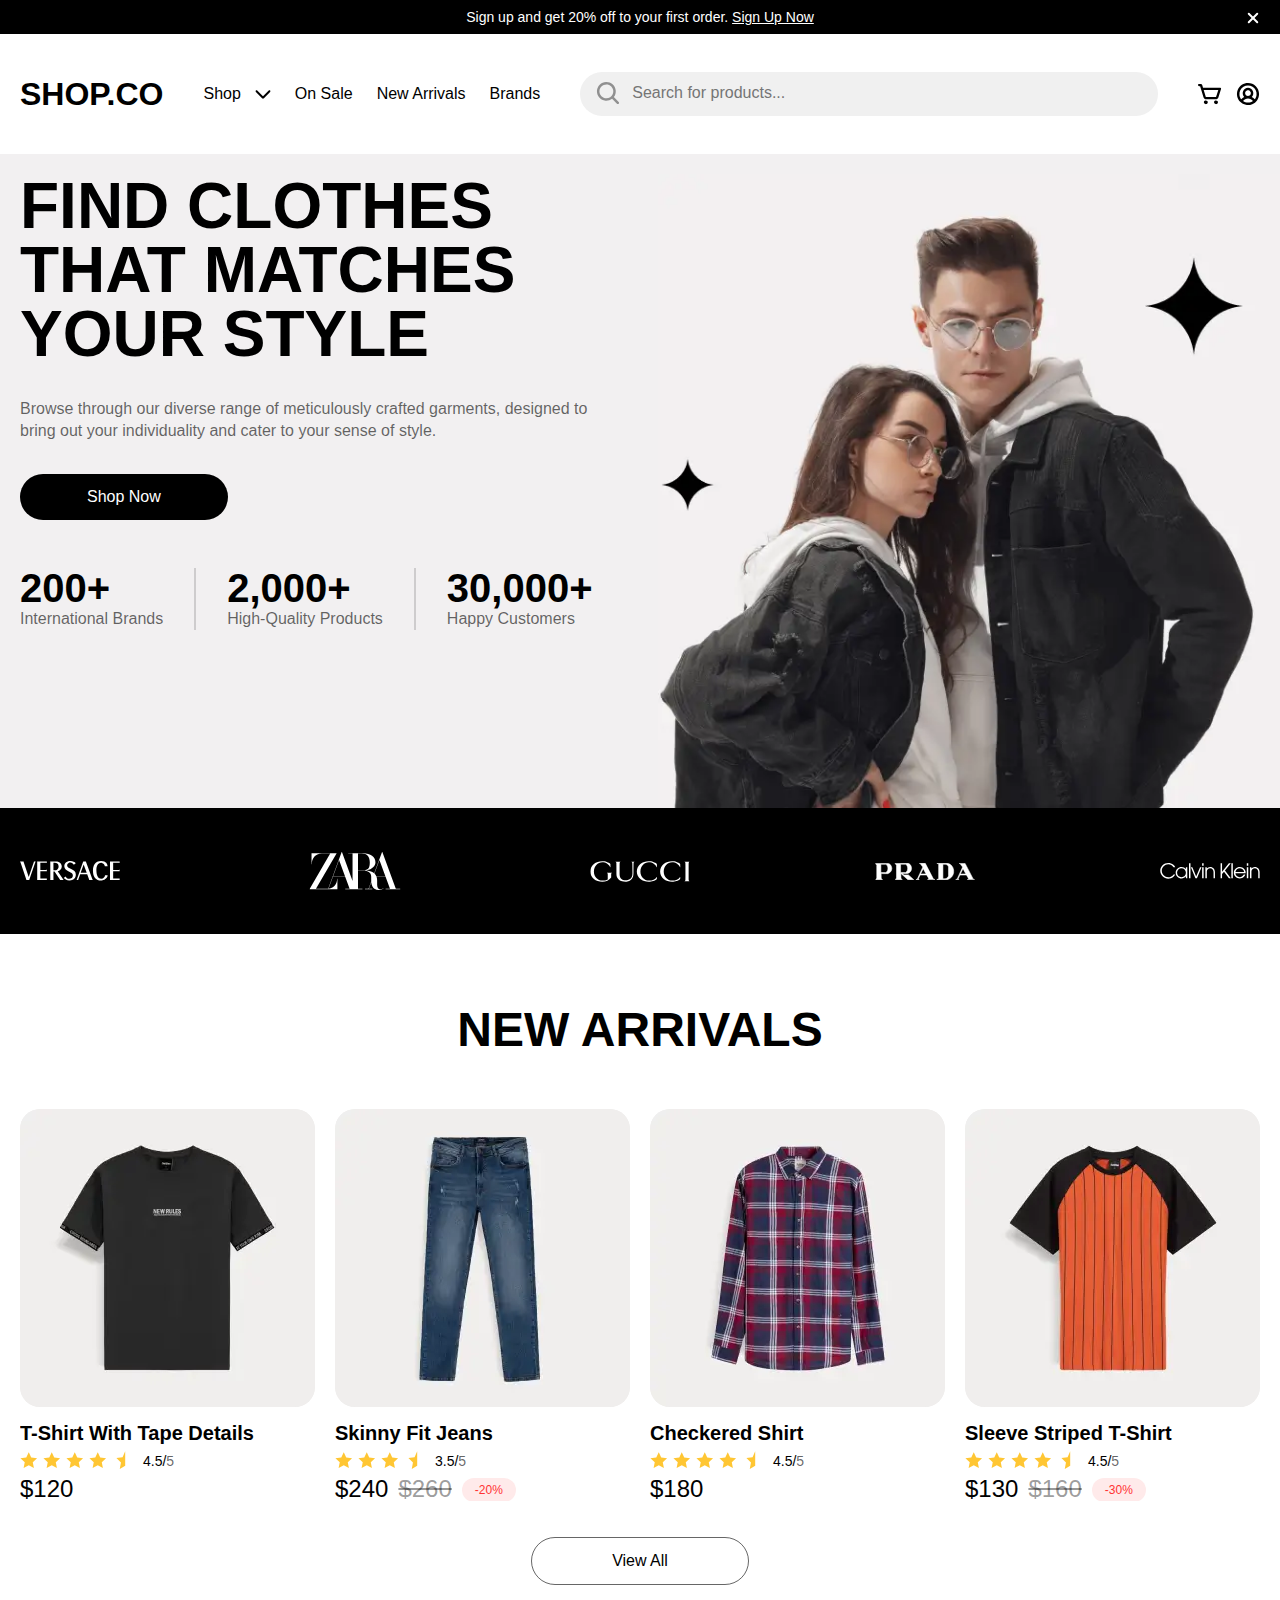
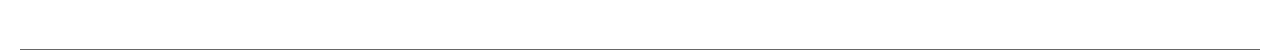
<file: lesson_20/index.html>
<!DOCTYPE html>
<html lang="uk">

<head>
  <meta charset="UTF-8" />
  <meta name="viewport" content="width=device-width, initial-scale=1.0" />
  <link rel="stylesheet" href="./css/style.css" />
  <title>lesson 20</title>
</head>

<body>
  <div class="wrapper">
    <header class="header">
      <div class="header__top top-header">
        <div class="top-header__wrapper">
          <div class="top-header__container">
            <div class="top-header__row">
              <div class="top-header__info">
                <span>
                  Sign up and get 20% off to your first order.
                </span><a href="#">Sign Up Now</a>
              </div>
              <div class="top-header__exit exit-top-header">
                <div class="exit-top-header__border"></div>
                <div class="exit-top-header__border"></div>
              </div>
            </div>
          </div>
        </div>
      </div>
      <div class="header__main main-header">
        <div class="main-header__wrapper">
          <div class="main-header__container">
            <div class="main-header__row">
              <div class="main-header__menu-burger menu-burger">
                <div class="menu-burger__container"></div>
              </div>
              <div class="main-header__burger burger-main-header">
                <div class="burger-main-header__wrapper">
                  <div class="burger-main-header__border"></div>
                  <div class="burger-main-header__border"></div>
                  <div class="burger-main-header__border"></div>
                </div>
              </div>
              <div data-da='.main-header__burger, 530, 2' class="main-header__logo">SHOP.CO</div>
              <nav class="main-header__nav nav-main-header" data-da=".menu-burger__container, 991.98, 0">
                <ul class="nav-main-header__list">
                  <li class="nav-main-header__item nav-main-header__item--shop-popap">
                    Shop
                    <div class="nav-main-header__shop shop-nav-header">
                      <ul class="shop-nav-header__list">
                        <li class="shop-nav-header__item">
                          <a href="#" class="shop-nav-header__link">On Sale</a>
                        </li>
                        <li class="shop-nav-header__item">
                          <a href="#" class="shop-nav-header__link">Brands</a>
                        </li>
                        <li class="shop-nav-header__item">
                          <a href="#" class="shop-nav-header__link">On Sale</a>
                        </li>
                        <li class="shop-nav-header__item">
                          <a href="#" class="shop-nav-header__link">New Arrivals</a>
                        </li>
                        <li class="shop-nav-header__item">
                          <a href="#" class="shop-nav-header__link">New Arrivals</a>
                        </li>
                        <li class="shop-nav-header__item">
                          <a href="#" class="shop-nav-header__link">New Arrivals</a>
                        </li>
                        <li class="shop-nav-header__item">
                          <a href="#" class="shop-nav-header__link">New Arrivals</a>
                        </li>
                      </ul>
                    </div>
                  </li>
                  <li class="nav-main-header__item">
                    <a href="" class="nav-main-header__link">On Sale
                    </a>
                  </li>
                  <li class="nav-main-header__item">
                    <a href="" class="nav-main-header__link">New Arrivals
                    </a>
                  </li>
                  <li class="nav-main-header__item">
                    <a href="" class="nav-main-header__link">Brands
                    </a>
                  </li>
                </ul>
              </nav>
              <form action="#" class="main-header__search search-main-header">
                <label for="search-main-header" class="search-main-header__label">
                  <input type="search" id="search-main-header" placeholder="Search for products...">
                  <span></span>
                </label>
              </form>
              <div class="main-header__buttons buttons-main-header">
                <div class="buttons-main-header__icon-search">
                  <img src="./img/header/search-icon.svg" alt="icon-search">
                </div>
                <a href="#" class="buttons-main-header__basket"><img src="./img/header/basket.svg"
                    alt="basket-icon"></a>
                <a href="#" class="buttons-main-header__user"><img src="./img/header/user.svg" alt="user-icon"></a>
              </div>
            </div>
          </div>
        </div>
      </div>
    </header>
    <main>
      <section class="top">
        <div class="top__wrapper">
          <div class="top__container">
            <div class="top__row">
              <div class="top__info info-top">
                <div class="info-top__row">
                  <h1 class="info-top__title">FIND CLOTHES THAT MATCHES YOUR STYLE</h1>
                  <p class="info-top__text">Browse through our diverse range of meticulously crafted garments, designed
                    to bring out your individuality and cater to your sense of style.</p>
                  <button type="button" class="info-top__button">Shop Now</button>
                  <div class="info-top__key-metrics key-metrics-top">
                    <div class="key-metrics-top__row">
                      <div class="key-metrics-top__info">
                        <div class="key-metrics-top__info-number">200+</div>
                        <div class="key-metrics-top__text">International Brands</div>
                      </div>
                      <div class="key-metrics-top__border"></div>
                      <div class="key-metrics-top__info">
                        <div class="key-metrics-top__info-number">2,000+</div>
                        <div class="key-metrics-top__text">High-Quality Products</div>
                      </div>
                      <div class="key-metrics-top__border"></div>
                      <div class="key-metrics-top__info">
                        <div class="key-metrics-top__info-number">30,000+</div>
                        <div class="key-metrics-top__text">Happy Customers</div>
                      </div>
                    </div>
                  </div>
                </div>
              </div>
              <div class="top__image image-top">
                <img src="./img/top/top-image.webp" alt="#">
              </div>
            </div>
          </div>
        </div>
      </section>
      <div class="brands">
        <div class="brands__wrapper">
          <div class="brands__container">
            <div class="brands__row">
              <div class="brands__image"><img src="./img/brands/brand-1.svg" alt="#"></div>
              <div class="brands__image"><img src="./img/brands/brand-2.svg" alt="#"></div>
              <div class="brands__image"><img src="./img/brands/brand-3.svg" alt="#"></div>
              <div class="brands__image"><img src="./img/brands/brand-4.svg" alt="#"></div>
              <div class="brands__image"><img src="./img/brands/brand-5.svg" alt="#"></div>
            </div>
          </div>
        </div>
      </div>
      <section class="new-arrivals">
        <div class="new-arrivals__container">
          <div class="new-arrivals__row-column">
            <h2 class="new-arrivals__title">new arrivals
            </h2>
            <div class="new-arrivals__cards cards-goods">
              <div class="cards-goods__wrapper">
                <div class="cards-goods__row">
                  <a href="#" class="cards-goods__card card-goods">
                    <div class="card-goods__image">
                      <img src="./img/new-arrivals/image-1.webp" alt="#">
                    </div>
                    <div class="card-goods__info-text">t-shirt with tape details</div>
                    <div class="card-goods__rating rating-card-goods">
                      <div class="rating-card-goods__star star-card-goods">
                        <div class="star-card-goods__icon"><img src="./img/new-arrivals/Star.svg" alt="icon-star">
                        </div>
                        <div class="star-card-goods__icon"><img src="./img/new-arrivals/Star.svg" alt="icon-star">
                        </div>
                        <div class="star-card-goods__icon"><img src="./img/new-arrivals/Star.svg" alt="icon-star">
                        </div>
                        <div class="star-card-goods__icon"><img src="./img/new-arrivals/Star.svg" alt="icon-star">
                        </div>
                        <div class="star-card-goods__icon"><img src="./img/new-arrivals/Star-0.5.svg" alt="icon-star">
                        </div>
                      </div>
                      <div class="rating-card-goods__rating">
                        4.5/<span>5</span>
                      </div>
                    </div>
                    <div class="card-goods__price price-card-goods">
                      <div class="price-card-goods__price">$120</div>
                      <div class="price-card-goods__discount"></div>
                    </div>
                  </a>
                  <a href="#" class="cards-goods__card card-goods">
                    <div class="card-goods__image">
                      <img src="./img/new-arrivals/image-2.webp" alt="#">
                    </div>
                    <div class="card-goods__info-text">skinny fit jeans</div>
                    <div class="card-goods__rating rating-card-goods">
                      <div class="rating-card-goods__star star-card-goods">
                        <div class="star-card-goods__icon"><img src="./img/new-arrivals/Star.svg" alt="icon-star">
                        </div>
                        <div class="star-card-goods__icon"><img src="./img/new-arrivals/Star.svg" alt="icon-star">
                        </div>
                        <div class="star-card-goods__icon"><img src="./img/new-arrivals/Star.svg" alt="icon-star">
                        </div>
                        <div class="star-card-goods__icon"><img src="./img/new-arrivals/Star-0.5.svg" alt="icon-star">
                        </div>
                      </div>
                      <div class="rating-card-goods__rating">
                        3.5/<span>5</span>
                      </div>
                    </div>
                    <div class="card-goods__price price-card-goods">
                      <div class="price-card-goods__price">$240</div>
                      <div class="price-card-goods__discount">$260</div>
                      <div class="price-card-goods__discount-percent">-20%
                      </div>
                    </div>
                  </a>
                  <a href="#" class="cards-goods__card card-goods">
                    <div class="card-goods__image">
                      <img src="./img/new-arrivals/image-3.webp" alt="#">
                    </div>
                    <div class="card-goods__info-text">checkered shirt</div>
                    <div class="card-goods__rating rating-card-goods">
                      <div class="rating-card-goods__star star-card-goods">
                        <div class="star-card-goods__icon"><img src="./img/new-arrivals/Star.svg" alt="icon-star">
                        </div>
                        <div class="star-card-goods__icon"><img src="./img/new-arrivals/Star.svg" alt="icon-star">
                        </div>
                        <div class="star-card-goods__icon"><img src="./img/new-arrivals/Star.svg" alt="icon-star">
                        </div>
                        <div class="star-card-goods__icon"><img src="./img/new-arrivals/Star.svg" alt="icon-star">
                        </div>
                        <div class="star-card-goods__icon"><img src="./img/new-arrivals/Star-0.5.svg" alt="icon-star">
                        </div>
                      </div>
                      <div class="rating-card-goods__rating">
                        4.5/<span>5</span>
                      </div>
                    </div>
                    <div class="card-goods__price price-card-goods">
                      <div class="price-card-goods__price">$180</div>
                      <div class="price-card-goods__discount"></div>
                    </div>
                  </a>
                  <a href="#" class="cards-goods__card card-goods">
                    <div class="card-goods__image">
                      <img src="./img/new-arrivals/image-4.webp" alt="#">
                    </div>
                    <div class="card-goods__info-text">sleeve striped t-shirt</div>
                    <div class="card-goods__rating rating-card-goods">
                      <div class="rating-card-goods__star star-card-goods">
                        <div class="star-card-goods__icon"><img src="./img/new-arrivals/Star.svg" alt="icon-star">
                        </div>
                        <div class="star-card-goods__icon"><img src="./img/new-arrivals/Star.svg" alt="icon-star">
                        </div>
                        <div class="star-card-goods__icon"><img src="./img/new-arrivals/Star.svg" alt="icon-star">
                        </div>
                        <div class="star-card-goods__icon"><img src="./img/new-arrivals/Star.svg" alt="icon-star">
                        </div>
                        <div class="star-card-goods__icon"><img src="./img/new-arrivals/Star-0.5.svg" alt="icon-star">
                        </div>
                      </div>
                      <div class="rating-card-goods__rating">
                        4.5/<span>5</span>
                      </div>
                    </div>
                    <div class="card-goods__price price-card-goods">
                      <div class="price-card-goods__price">$130</div>
                      <div class="price-card-goods__discount">$160</div>
                      <div class="price-card-goods__discount-percent">-30%
                      </div>
                    </div>
                  </a>
                </div>
              </div>
            </div>
            <a href="#" class="new-arrivals__button">View All</a>
          </div>
        </div>
      </section>
    </main>
  </div>
  <script src="./script/dynamic_adapt.js"></script>
  <script src="./script/script.js"></script>
</body>

</html>
</file>
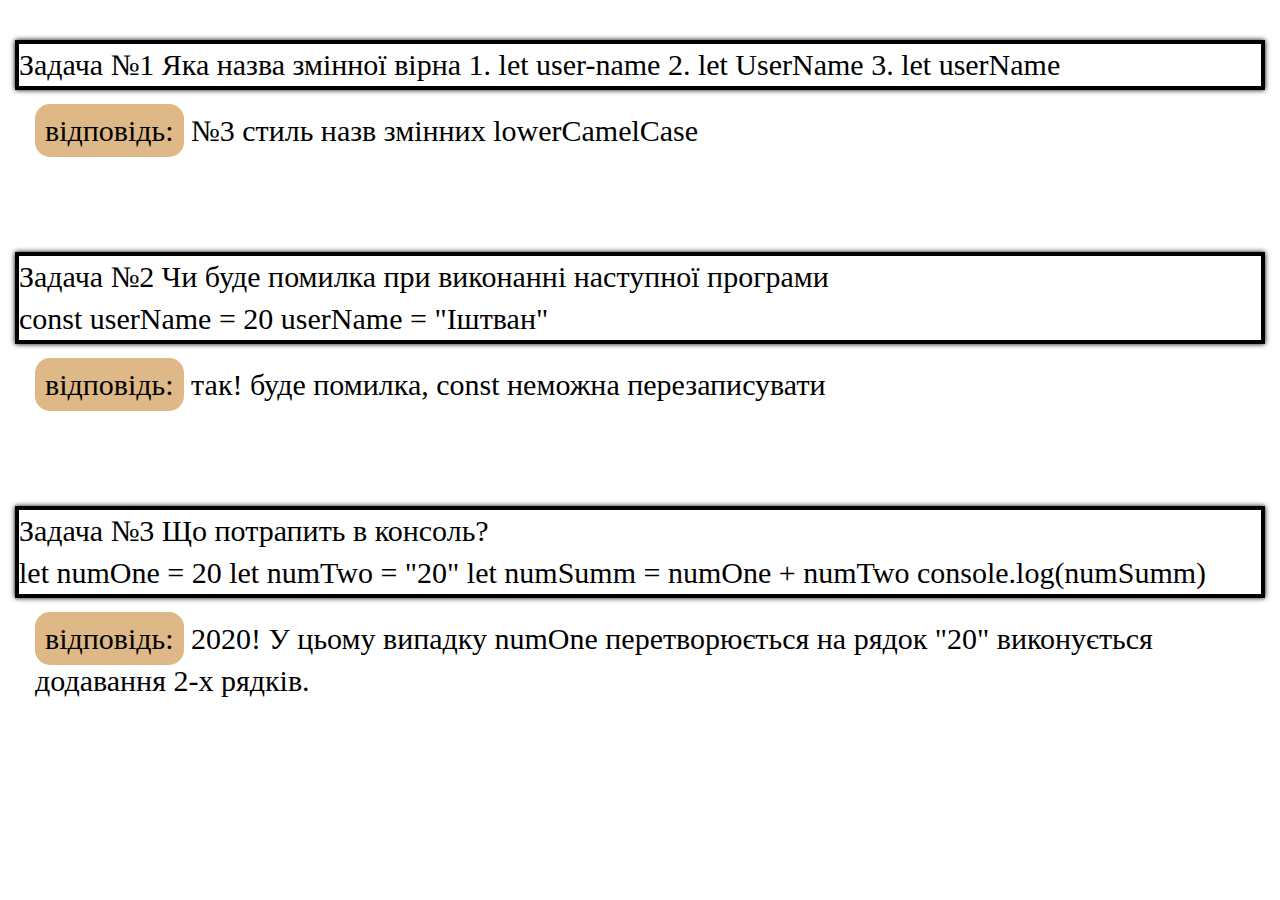
<file: lesson_21/index.html>
<!DOCTYPE html>
<html lang="uk">

<head>
  <meta charset="UTF-8" />
  <meta name="viewport" content="width=device-width, initial-scale=1.0" />
  <link rel="stylesheet" href="./css/style.css" />
  <title>lesson 21</title>
</head>

<body>
  <div class="wrapper">
    <main>

      <div class="task task-1">
        <div class="task-1__task">Задача №1
          Яка назва змінної вірна
          1. let user-name
          2. let UserName
          3. let userName</div>
        <div class="task-1__answer">
          <span>відповідь:</span> №3 стиль назв змінних lowerCamelCase
        </div>
      </div>
      <div class="task task-2">
        <div class="task-2__task">Задача №2
          Чи буде помилка при виконанні наступної програми <br>
          const userName = 20
          userName = "Іштван"
        </div>
        <div class="task-2__answer">
          <span>відповідь:</span> так! буде помилка, const неможна перезаписувати
        </div>
      </div>
      <div class="task task-3">
        <div class="task-3__task">Задача №3
          Що потрапить в консоль? <br>
          let numOne = 20
          let numTwo = "20"

          let numSumm = numOne + numTwo
          console.log(numSumm)
        </div>
        <div class="task-3__answer">
          <span>відповідь:</span> 2020! У цьому випадку numOne перетворюється на рядок "20" виконується додавання 2-х
          рядків.
        </div>
      </div>
    </main>
  </div>
  <script src="./script/dynamic_adapt.js"></script>
  <script src="./script/script.js"></script>
</body>

</html>
</file>
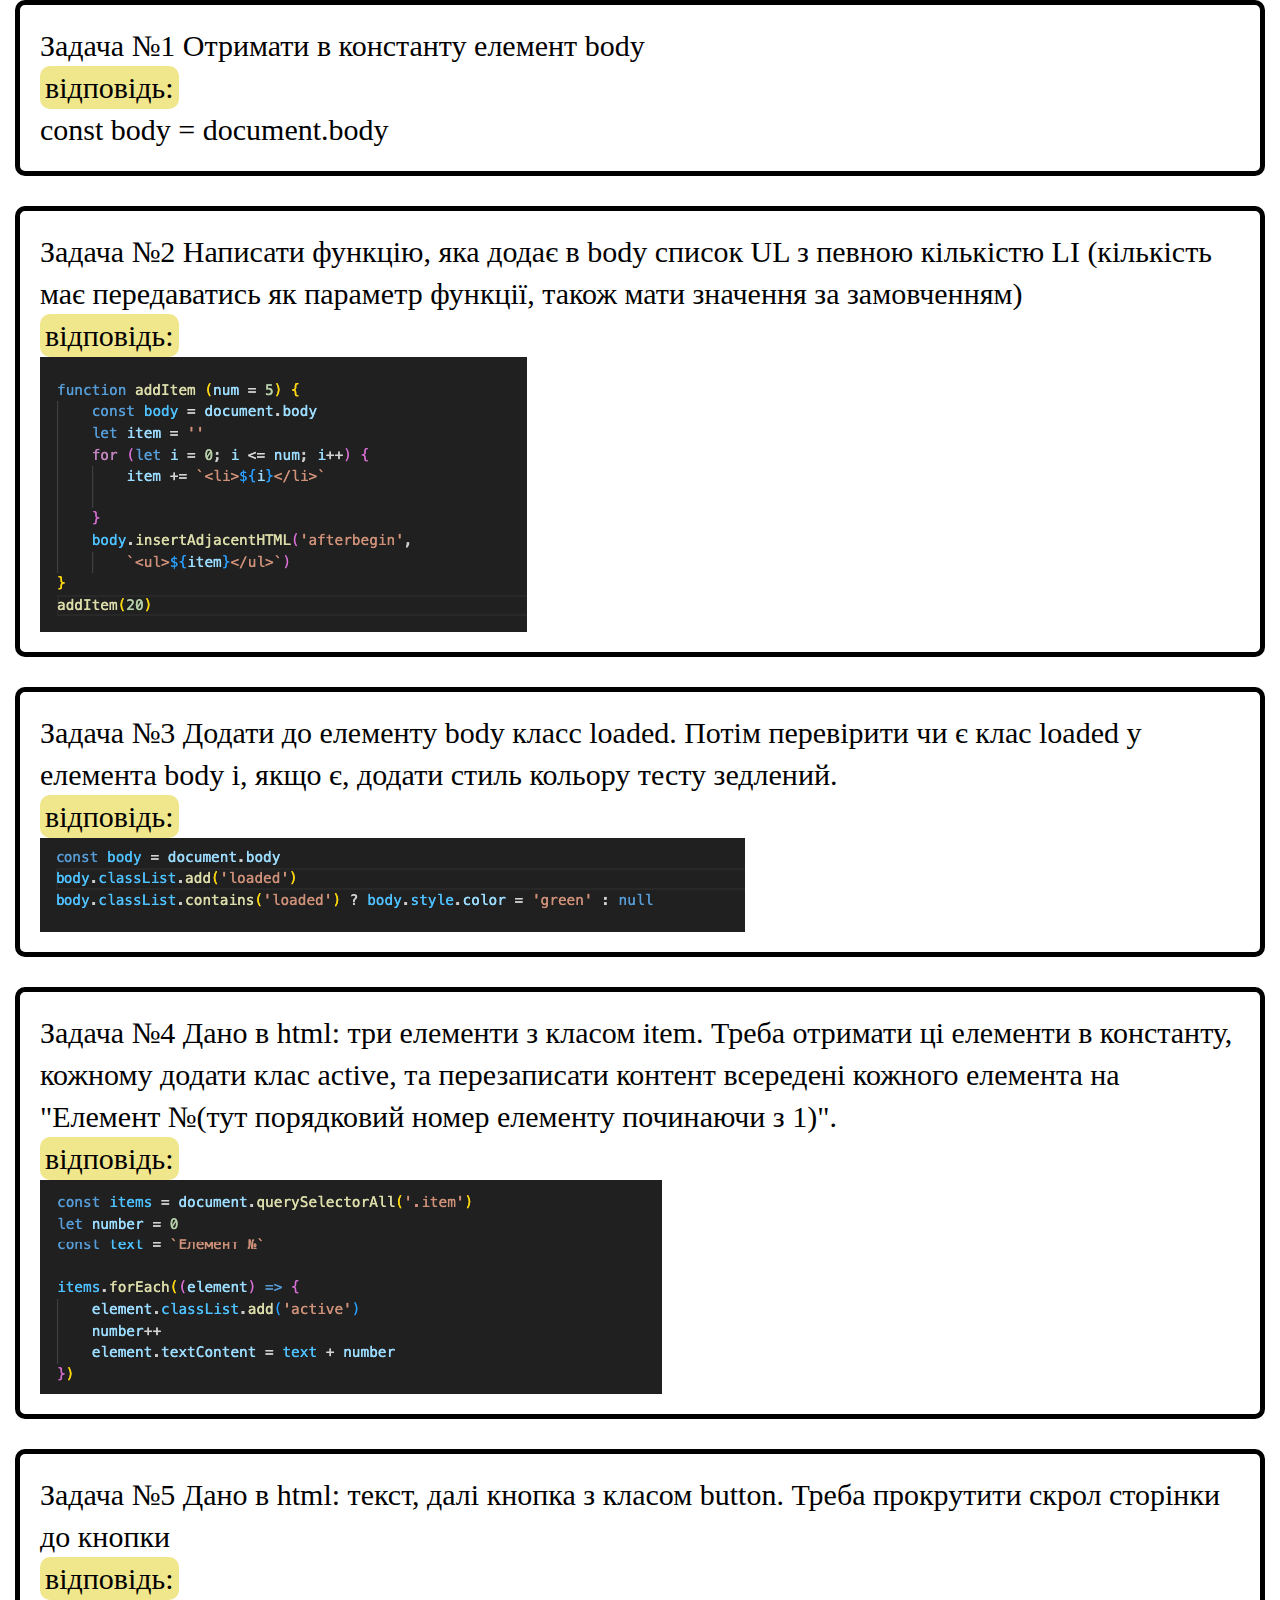
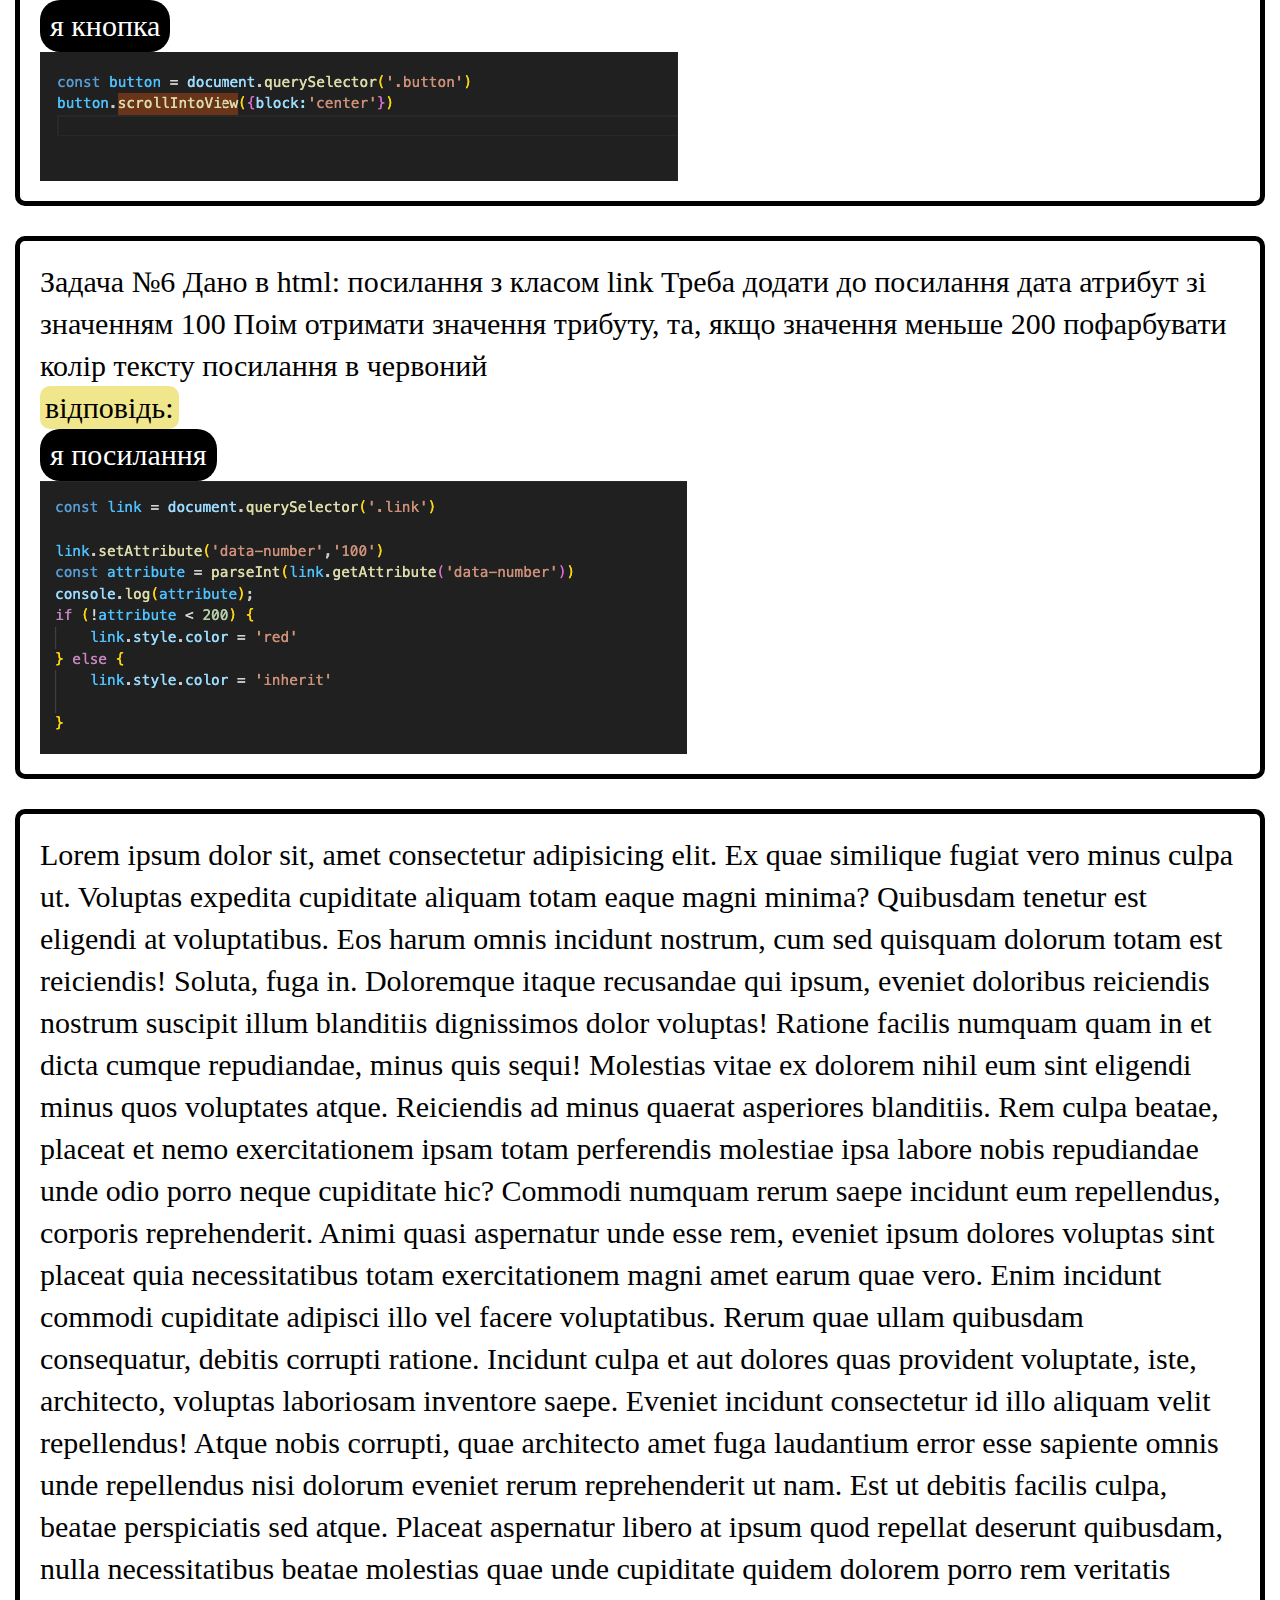
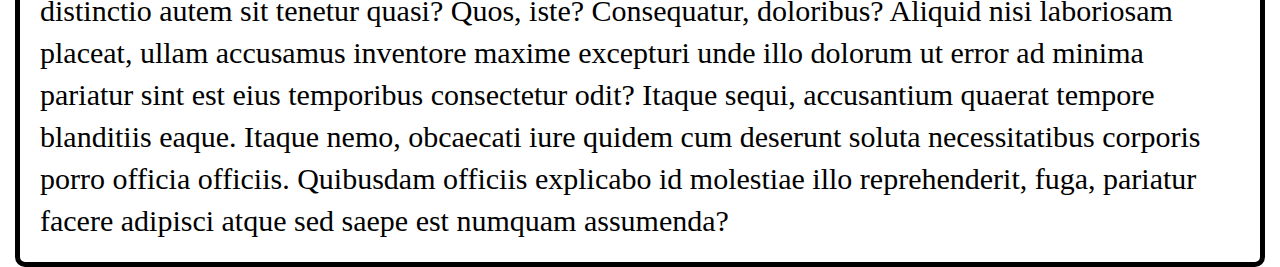
<file: lesson_23/index.html>
<!DOCTYPE html>
<html lang="uk">

<head>
  <meta charset="UTF-8" />
  <meta name="viewport" content="width=device-width, initial-scale=1.0" />
  <link rel="stylesheet" href="./css/style.css" />
  <title>lesson 23</title>
</head>

<body>
  <div class="wrapper">
    <div class="homework">
      <div class="homework__container">
        <div class="homework__1">
          <div class="task"> Задача №1
            Отримати в константу елемент body
          </div>
          <div class="answer"><span>відповідь:</span>
            <div class="">
              const body = document.body
            </div>
          </div>
        </div>
        <div class="homework__2">
          <div class="task">Задача №2
            Написати функцію, яка додає в
            body список UL
            з певною кількістю LI (кількість має передаватись як параметр функції, також мати значення за замовченням)
          </div>
          <div class="answer"><span>відповідь:</span>
            <div class="">
              <img src="./img/answer-2.png" alt="#">
            </div>
          </div>
        </div>
        <div class="homework__3">
          <div class="task">Задача №3
            Додати до елементу body класс loaded.
            Потім перевірити чи є клас loaded у елемента body
            i, якщо є, додати стиль кольору тесту зедлений.
          </div>
          <div class="answer"><span>відповідь:</span>
            <div class="">
              <img src="./img/answer-3.png" alt="">
            </div>
          </div>
        </div>
        <div class="homework__4">
          <div class="task">Задача №4
            Дано в html: три елементи з класом item.
            Треба отримати ці елементи в константу, кожному додати клас active,
            та перезаписати контент всередені кожного елемента на "Елемент №(тут порядковий номер елементу починаючи з
            1)".</div>
          <div class="answer"><span>відповідь:</span>
            <ul>
              <li class="item"></li>
              <li class="item"></li>
              <li class="item"></li>
            </ul>
            <div class="">
              <img src="./img/answer-4.png" alt="">
            </div>
          </div>
        </div>
        <div class="homework__5">
          <div class="task">Задача №5
            Дано в html: текст, далі кнопка з класом button.
            Треба прокрутити скрол сторінки до кнопки</div>
          <div class="answer"><span>відповідь:</span>
            <div class="">
              <button type="button" class="button">я кнопка</button>
            </div>
            <div class="">
              <img src="./img/answer-5.png" alt="">
            </div>
          </div>
        </div>
        <div class="homework__6">
          <div class="task">Задача №6
            Дано в html: посилання з класом link
            Треба додати до посилання дата атрибут зі значенням 100
            Поім отримати значення трибуту, та, якщо значення меньше 200
            пофарбувати колір тексту посилання в червоний</div>
          <div class="answer"><span>відповідь:</span>
            <div class="">
              <a href="#" class="link">я посилання</a>
            </div>
            <div class="">
              <img src="./img/answer-6.png" alt="">
            </div>
          </div>

        </div>
        <div class="text">Lorem ipsum dolor sit, amet consectetur adipisicing elit. Ex quae similique fugiat vero minus
          culpa
          ut. Voluptas expedita cupiditate aliquam totam eaque magni minima? Quibusdam tenetur est eligendi at
          voluptatibus.
          Eos harum omnis incidunt nostrum, cum sed quisquam dolorum totam est reiciendis! Soluta, fuga in. Doloremque
          itaque
          recusandae qui ipsum, eveniet doloribus reiciendis nostrum suscipit illum blanditiis dignissimos dolor
          voluptas!
          Ratione facilis numquam quam in et dicta cumque repudiandae, minus quis sequi! Molestias vitae ex dolorem
          nihil eum
          sint eligendi minus quos voluptates atque. Reiciendis ad minus quaerat asperiores blanditiis.
          Rem culpa beatae, placeat et nemo exercitationem ipsam totam perferendis molestiae ipsa labore nobis
          repudiandae
          unde odio porro neque cupiditate hic? Commodi numquam rerum saepe incidunt eum repellendus, corporis
          reprehenderit.
          Animi quasi aspernatur unde esse rem, eveniet ipsum dolores voluptas sint placeat quia necessitatibus totam
          exercitationem magni amet earum quae vero. Enim incidunt commodi cupiditate adipisci illo vel facere
          voluptatibus.
          Rerum quae ullam quibusdam consequatur, debitis corrupti ratione. Incidunt culpa et aut dolores quas provident
          voluptate, iste, architecto, voluptas laboriosam inventore saepe. Eveniet incidunt consectetur id illo aliquam
          velit
          repellendus!
          Atque nobis corrupti, quae architecto amet fuga laudantium error esse sapiente omnis unde repellendus nisi
          dolorum
          eveniet rerum reprehenderit ut nam. Est ut debitis facilis culpa, beatae perspiciatis sed atque.
          Placeat aspernatur libero at ipsum quod repellat deserunt quibusdam, nulla necessitatibus beatae molestias
          quae unde
          cupiditate quidem dolorem porro rem veritatis distinctio autem sit tenetur quasi? Quos, iste? Consequatur,
          doloribus?
          Aliquid nisi laboriosam placeat, ullam accusamus inventore maxime excepturi unde illo dolorum ut error ad
          minima
          pariatur sint est eius temporibus consectetur odit? Itaque sequi, accusantium quaerat tempore blanditiis
          eaque.
          Itaque nemo, obcaecati iure quidem cum deserunt soluta necessitatibus corporis porro officia officiis.
          Quibusdam
          officiis explicabo id molestiae illo reprehenderit, fuga, pariatur facere adipisci atque sed saepe est numquam
          assumenda?</div>
      </div>
    </div>
  </div>
  <script src="./script/dynamic_adapt.js"></script>
  <script src="./script/script.js"></script>
</body>

</html>
</file>
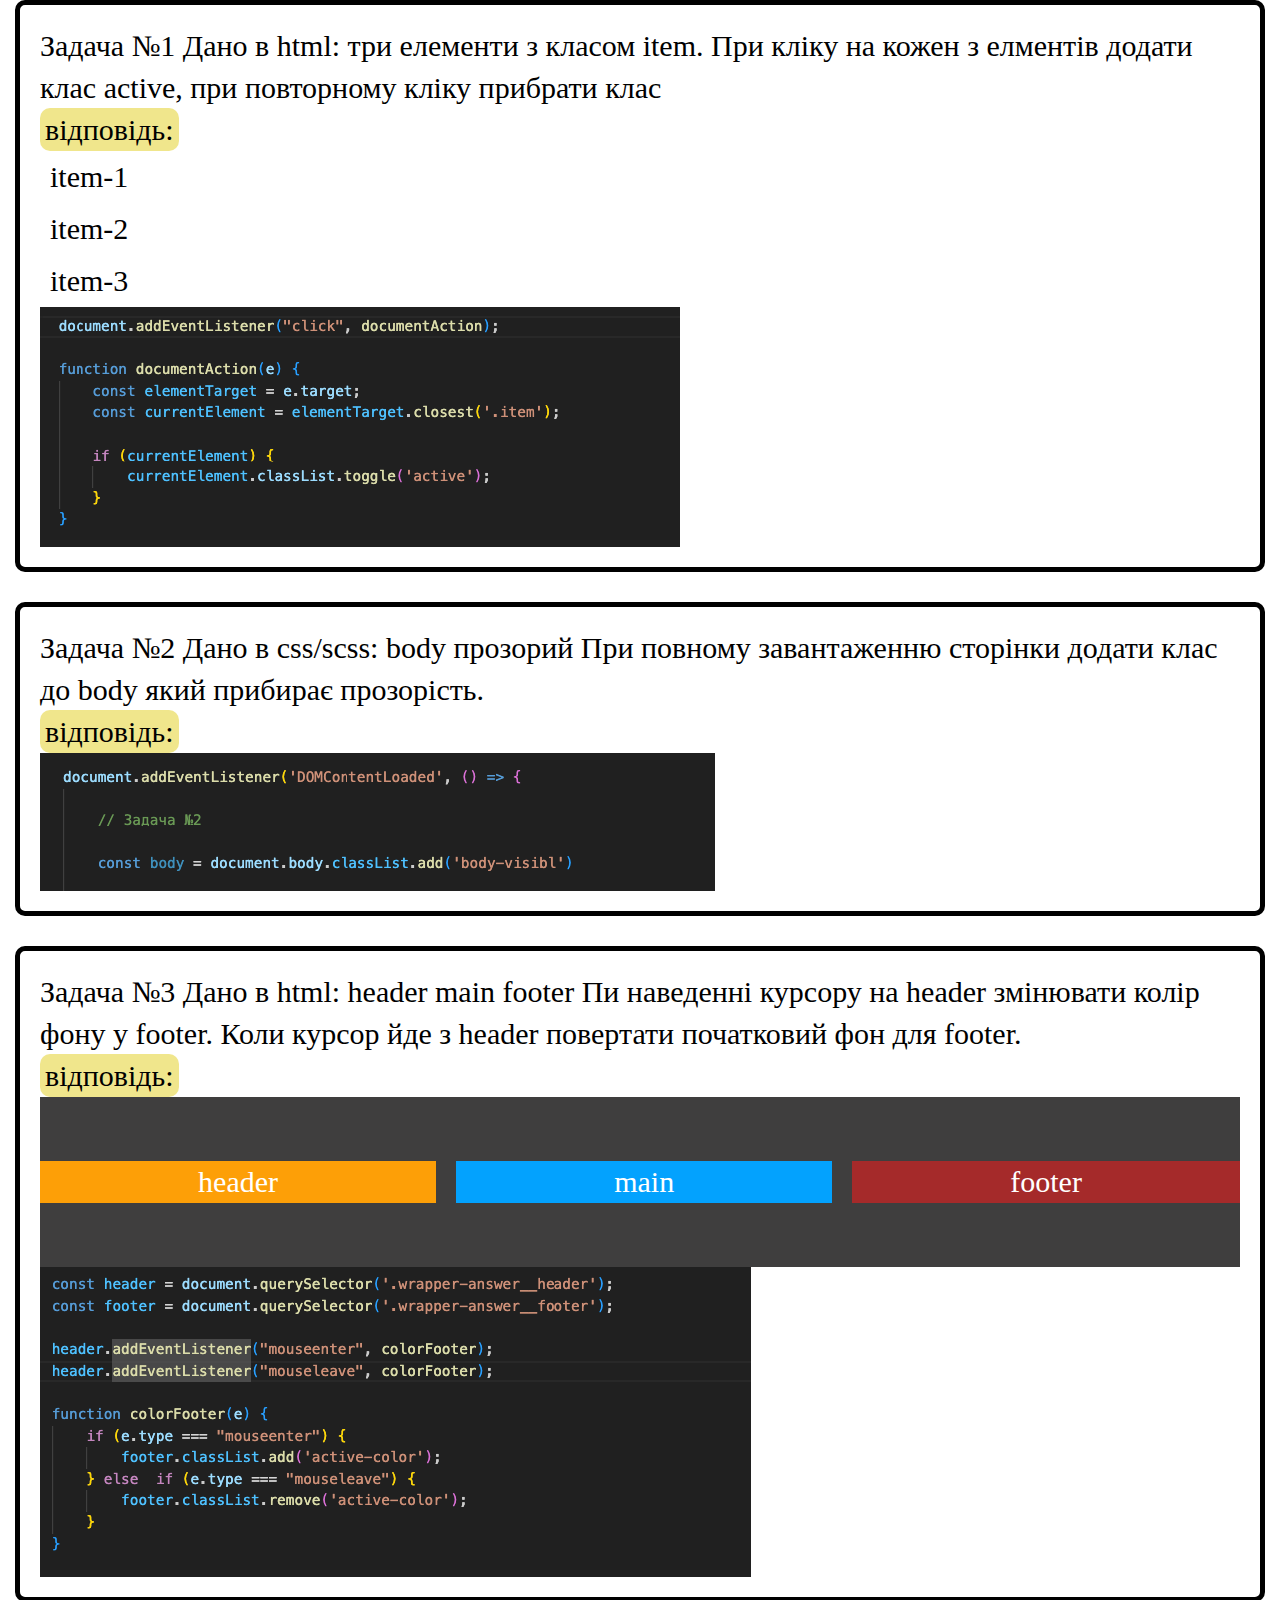
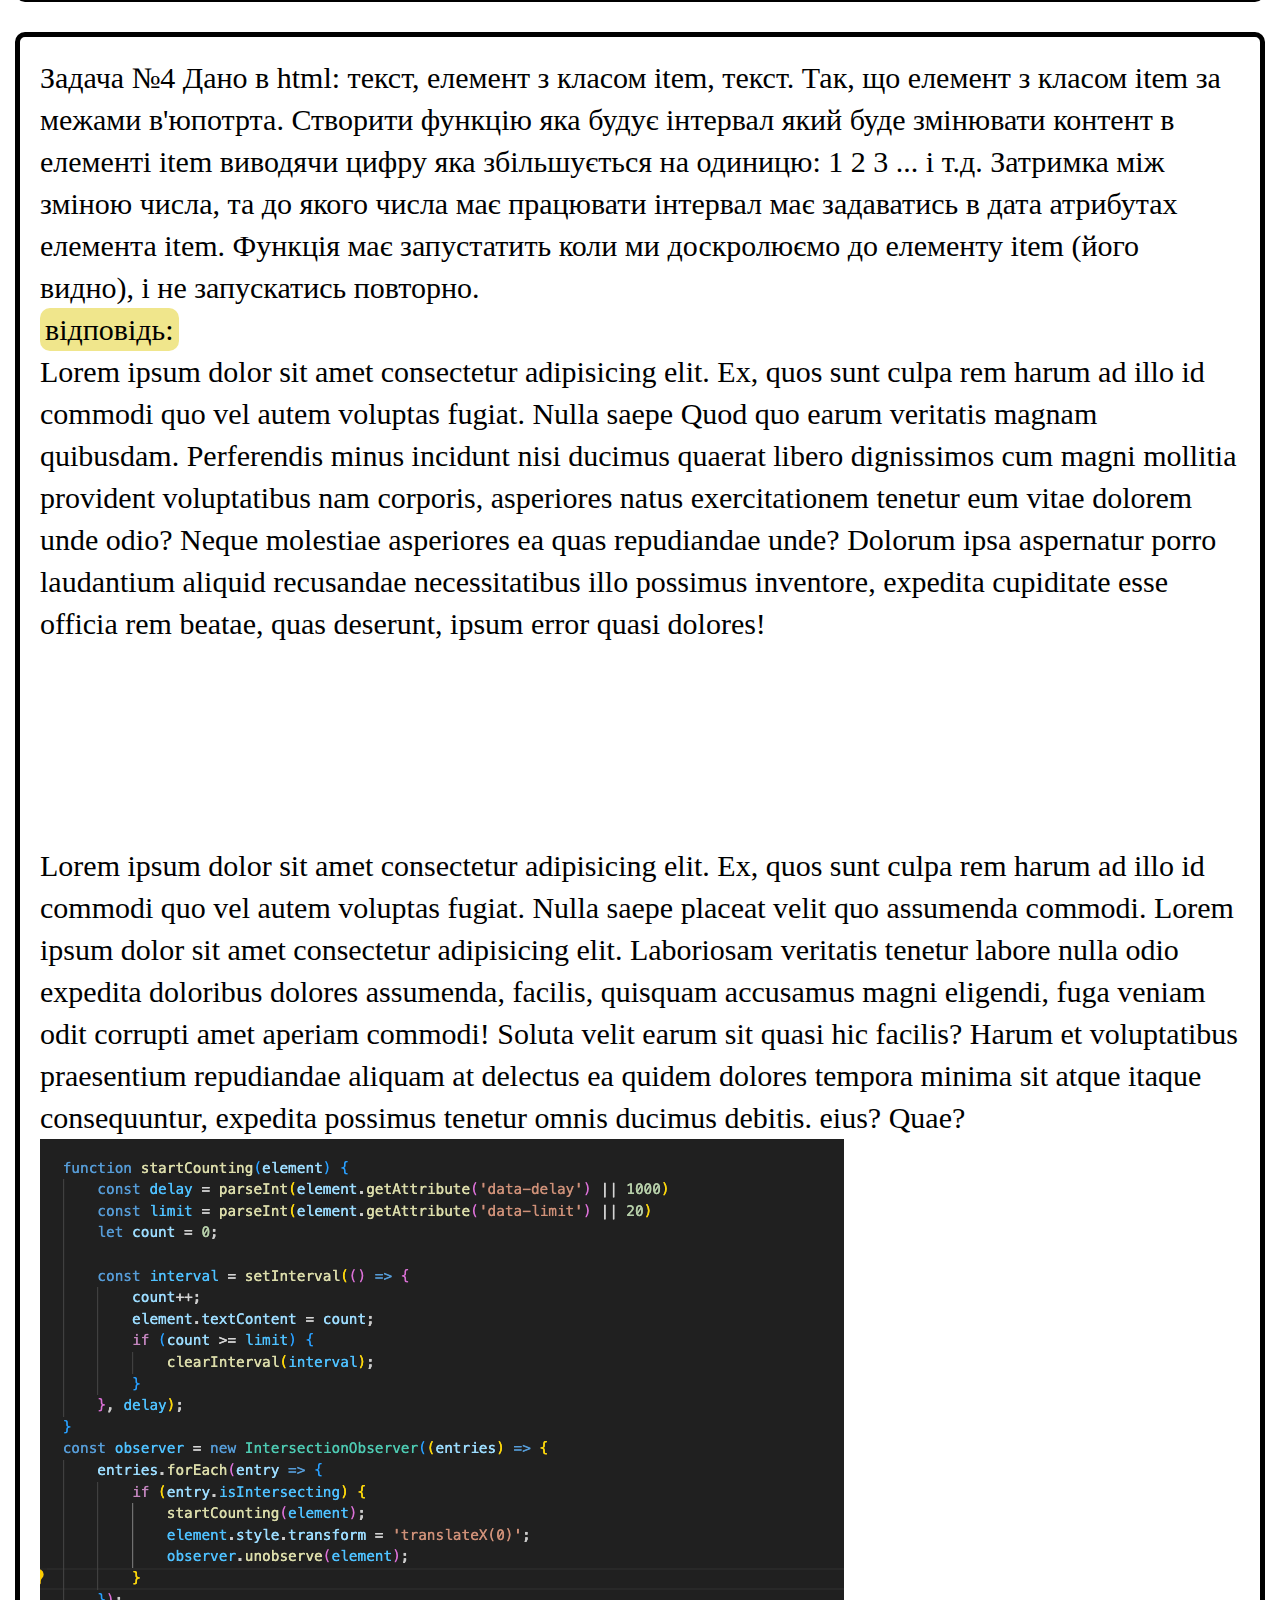
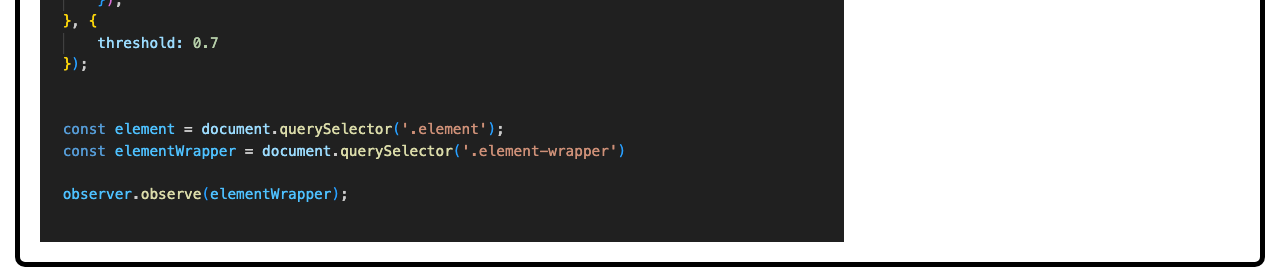
<file: lesson_24/index.html>
<!DOCTYPE html>
<html lang="uk">

<head>
  <meta charset="UTF-8" />
  <meta name="viewport" content="width=device-width, initial-scale=1.0" />
  <link rel="stylesheet" href="./css/style.css" />
  <title>lesson 24</title>
</head>

<body>
  <div class="wrapper">
    <div class="homework">
      <div class="homework__container">
        <div class="homework__1">
          <div class="task">
            Задача №1
            Дано в html: три елементи з класом item.
            При кліку на кожен з елментів додати клас active,
            при повторному кліку прибрати клас
          </div>
          <div class="answer"><span>відповідь:</span>
            <div class="">
              <ul class="">
                <li class="item">item-1</li>
                <li class="item">item-2</li>
                <li class="item">item-3</li>
              </ul>
            </div>
            <div class="">
              <img src="./img/answer-1.png" alt="">
            </div>
          </div>
        </div>
        <div class="homework__2">
          <div class="task">
            Задача №2
            Дано в css/scss: body прозорий
            При повному завантаженню сторінки додати клас до body який прибирає прозорість.
          </div>
          <div class="answer"><span>відповідь:</span>
          </div>
          <div class=""><img src="./img/answer-2.png" alt=""></div>
        </div>
        <div class="homework__3">
          <div class="task">
            Задача №3
            Дано в html: header main footer
            Пи наведенні курсору на header змінювати колір фону у footer.
            Коли курсор йде з header повертати початковий фон для footer.
          </div>
          <div class="answer"><span>відповідь:</span>
          </div>
          <div class="wrapper-answer">
            <div class="wrapper-answer__header">header</div>
            <div class="wrapper-answer__main">main</div>
            <div class="wrapper-answer__footer">footer</div>
          </div>
          <div class="">
            <img src="./img/answer-3.png" alt="">
          </div>
        </div>
        <div class="homework__4">
          <div class="task">Задача №4
            Дано в html: текст, елемент з класом item, текст. Так, що елемент з класом item за межами в'юпотрта.
            Створити функцію яка будує інтервал який буде змінювати контент в елементі item виводячи цифру яка
            збільшується на одиницю: 1 2 3 ... і т.д.
            Затримка між зміною числа, та до якого числа має працювати інтервал має задаватись в дата атрибутах елемента
            item.
            Функція має запустатить коли ми доскролюємо до елементу item (його видно), і не запускатись повторно.</div>
          <div class="answer"><span>відповідь:</span>
          </div>
          <div class="">
            <div class="text-top">Lorem ipsum dolor sit amet consectetur adipisicing elit. Ex, quos sunt culpa rem harum
              ad illo id commodi quo vel autem voluptas fugiat. Nulla saepe
              Quod quo earum veritatis magnam quibusdam. Perferendis minus incidunt nisi ducimus quaerat libero
              dignissimos cum magni mollitia provident voluptatibus nam corporis, asperiores natus exercitationem
              tenetur eum vitae dolorem unde odio?
              Neque molestiae asperiores ea quas repudiandae unde? Dolorum ipsa aspernatur porro laudantium aliquid
              recusandae necessitatibus illo possimus inventore, expedita cupiditate esse officia rem beatae, quas
              deserunt, ipsum error quasi dolores!</div>
            <div class="element-wrapper">
              <div class="element" data-delay="1000" data-limit="20">0</div>

            </div>
            <div class="text-bottom">Lorem ipsum dolor sit amet consectetur adipisicing elit. Ex, quos sunt culpa rem
              harum
              ad illo id commodi quo vel autem voluptas fugiat. Nulla saepe placeat velit quo assumenda commodi. Lorem
              ipsum dolor sit amet consectetur adipisicing elit. Laboriosam veritatis tenetur labore nulla odio expedita
              doloribus dolores assumenda, facilis, quisquam accusamus magni eligendi, fuga veniam odit corrupti amet
              aperiam commodi!

              Soluta velit earum sit quasi hic facilis? Harum et voluptatibus praesentium repudiandae aliquam at
              delectus ea quidem dolores tempora minima sit atque itaque consequuntur, expedita possimus tenetur omnis
              ducimus debitis.

              eius? Quae?</div>
          </div>
          <div class="">
            <img src="./img/answer-4.png" alt="">
          </div>
        </div>
      </div>
    </div>
  </div>
  <script src="./script/dynamic_adapt.js"></script>
  <script src="./script/script.js"></script>
</body>

</html>
</file>
<file: lesson_16/css/style.css>
@import url("./fonts-proxima-nova.css");
@import url(./null.css);

body{
    font-family: "Proxima Nova", sans-serif;
    color: #2b2929;
    background-color: #F8F8F8;

  }
[class*="__container"]{
    max-width: 1320px;
    margin: 0 auto;
    padding: 0 15px;
  }
.wrapper{
    min-height: 100%;
    overflow: clip ;
}
/* =================================== */
.title {
  font-size: 40px;
  line-height: 1.4; /* 28/20 */
}
/* ============================= */
.header {
}
.header__wrapper {
  position: fixed;
  top: 0;
  right: 0;
  left: 0;
  z-index: 50;
  background-color: #F8F8F8;
}
.header__top {

}
.top-header {
}
.top-header__wrapper {

}
.top-header__container {
  padding-top: 15px;
  padding-bottom: 15px;

}
.top-header__row {
  display: flex;
  justify-content: space-between;
  align-items: center;
  flex-wrap: wrap;
  gap: 15px;
}
.top-header__list {
  display: flex;
  gap: 30px;
flex-wrap: wrap;
}
.top-header__item {
}
.top-header__link {
  color: #535353;
  line-height: 1.875; /* 30/16 */
  white-space: nowrap;
  transition: 0.3s;
}
@media (any-hover: hover) {
.top-header__link:hover {
  color: #ffbc57;
}
}
.top-header__help {
  display: flex;
  align-items: center;
  flex-wrap: wrap;
  
}
.help-top-header {
}
.help-top-header__info-help {
  color: #535353;
  line-height: 1.875; /* 30/16 */
  margin-right: 20px;
  white-space: nowrap;
}
.help-top-header__messages {
  display: flex;
  gap: 10px;
  margin-right: 30px;
}
.header-help-messages {
}
.header-help-messages__link {
  width: 30px;
  transition: 0.3s;
}
@media (any-hover: hover) {
.header-help-messages__link:hover {
  transform: scale(1.2);
}
}
.header-help-messages__link>img {
  width: 100%;
}
.help-top-header__languages {
}
.header-help-languages {
}
.header-help-languages__select {
  background-color: inherit;
  font-size: 19px;
  transition: 0.3s;
}
@media (any-hover: hover) {
.header-help-languages__select:hover {
  color: #ffbc57;
}
}
.top-header__burger {
  display: none;
  position: relative;  
  height: 25px;
  width: 38px;
  border-top: 12px solid #ffffff;
  border-bottom: 12px solid #ffffff;
  border-left: 6px solid #ffffff;
  border-right: 6px solid #ffffff;
  box-sizing: content-box;
}
.burger-top-header {
}
.burger-top-header__border {
  width: 100%;
  height: 4px;
  background-color: black;
  border-radius: 8px;
  position: absolute;
  left: 0;
}
.burger-top-header__border:nth-child(1) {
}
.burger-top-header__border:nth-child(2) {
  top: 50%;
  transform: translateY(-50%);
}
.burger-top-header__border:nth-child(3) {
  bottom: 0;
}
@media (max-width: 1050px){
  .top-header__list {
    gap: 20px;
  }
}
@media (max-width: 991.98px) {
  .top-header__container {
    /* display: none; */
    padding: 0;
  }
  .top-header__wrapper {
    background-color: #ffffff;

  }
  .top-header__row {
    align-items: start;
    flex-direction: column;
  }
  .top-header__list {
    flex-direction: column;
  }
  .top-header__help {
    flex-direction: column;
    align-items: start;

  }
  .top-header__link {
    font-size: 20px;
    line-height: normal;
  }
  .top-header__help {
    gap: 20px;
  }
}
@media (max-width: 767.98px) {
  
}
@media (max-width: 600px) {
}
@media (max-width: 479.98px) {
}
/* ================= */
.header__main {
}
.main-header {
}
.main-header__wrapper {
  background-color: #ffffff;
    border-bottom: 2px solid #F8F8F8;
}
.main-header__container {
  padding-top: 25px;
  padding-bottom: 25px;
}
.main-header__row{
display: flex;
justify-content: space-between;
align-items: center;
gap: 15px;
position: relative;
}
.main-header__logo {
  flex-basis: 250px;
  flex-grow: 0;
  flex-shrink: 1;
  min-width: 200px;
}
.main-header__logo>img {
  width: 100%;
}
.main-header__button {
  padding: 11px 20px;
  border-radius: 8px 8px 8px 8px;
  background-color: #ffbc57;
  color: #fff;
  font-size: 19px;
  line-height: 1.263; /* 24/19 */
  display: flex;
  align-items: center;
  gap: 10px;
  transition: 0.3s;
}
@media (any-hover: hover) {
.main-header__button:hover {
  background-color: #f8a82f;

}
}
.main-header__button::before {
  content: '';
  width: 24px;
  height: 24px;
  background-image: url(../img/header/header-main/menu-catalog.svg);
  background-repeat: no-repeat;
  background-size: contain;
  transition: 0.5s;
}
.main-header__button:hover::before{
  transform: rotate(90deg);
}
.main-header__search {
  border: 1px solid #b1b1b1;
  border-radius: 8px;
  max-width: 421px;
  display: flex;
  flex-grow: 1;
  flex-shrink: 1;
  flex-basis: 421px;
  align-items: center;
  position: relative;
}
.main-header__search>input {
  padding: 13px 15px;
  color: #b1b1b1;
}
.main-header__search>input::placeholder {
  color: #b1b1b1;
}
.main-header__search::after {
  content: '';
  width: 24px;
  height: 24px;
  background-image: url(../img/header/header-main/poisk.svg);
  background-repeat: no-repeat;
  background-size: contain;
  position: absolute;
  right: 15px;
  top: 50%;
  transform: translateY(-50%);
  transition: 0.3s;
}
.main-header__search:hover::after {
  transform: translateY(-50%) scale(1.2);
  cursor: pointer;
}
.main-header__search-icon {
  display: none;
  transition: 0.3s;
}
@media (any-hover: hover) {
.main-header__search-icon:hover {
transform: scale(1.1);
}
}
.main-header__tell {
}
.tell-main-header__wrapper {
  display: flex;
  align-items: center;
  gap: 10px;
  position: relative;
}
.tell-main-header {
}
.tell-main-header__icon {
  width: 50px;
  height: 50px;
  transition: 0.3s;
  position: relative;
  z-index: 5;
}
@media (max-width: 991.98px) {

}
@media (max-width: 767.98px) {
  .main-header__row{
    flex-direction: row-reverse;
  }

}
@media (max-width: 600px) {
 
  
}
@media (max-width: 479.98px) {
 
}
/* ============================= */
.tell-main-header__popap {
  position: absolute;
  left: 21%;
  top: 100%;
  background-color: #ffffff;
  display: flex;
  flex-direction: column;
  box-shadow: 0 0 15px 0 rgba(0, 0, 0, .12);
  border-radius: 8px 8px 8px 8px;
  padding: 65px 19px 21px 69px;
  margin: -67px -18px 0px -53px;
  visibility: hidden;
  opacity: 0;
  z-index: 5;
}
.tell-header-popap {
  display: none;
}

.tell-main-header__wrapper:hover .tell-main-header__popap {
  visibility: visible;
  opacity: 1;
}
.tell-main-header__wrapper:hover .tell-main-header__info {
  visibility: visible;
  opacity: 1;
}
.tell-main-header__wrapper:hover .tell-main-header__arrow {
  visibility: visible;
  opacity: 1;
}

.tell-main-header__wrapper:hover .tell-main-header__arrow::before {
  left: 0px;
  width: 17px;
}
.tell-main-header__wrapper:hover .tell-main-header__arrow::after {
  left: 0px;
  width: 17px;
}
.tell-main-header__arrow {
  height: 24px;
  width: 24px;
  position: relative;
  transition: 0.3s;
  z-index: 5;
}
.tell-main-header__arrow::before {
  content: '';
  background-color: #535353;
  height: 3px;
  width: 10px;
  border-radius: 8px;
  transition: 0.3s;
  transform: rotate(-45deg);
  position: absolute;
  top: 50%;
  left: 10px;
}
.tell-main-header__arrow::after {
  content: '';
  background-color: #535353;
  height: 3px;
  width: 10px;
  border-radius: 8px;
  transition: 0.3s;
  transform: rotate(045deg);
  position: absolute;
  top: 50%;
  left: 5px;
}

.popap-tell-header__link-tell {
  color: #2b2929;
  font-size: 20px;
  line-height: 1.4; /* 28/20 */
}
.popap-tell-header__call {
  color: #ffbc57;
  font-size: 19px;
  line-height: 1.263; /* 24/19 */
}
@media (any-hover: hover) {
  .popap-tell-header__link-tell:hover {
    color: #ffbc57;
  }
  .popap-tell-header__call:hover {
    color: #f69e1a;
  }
  .tell-main-header__icon:hover {
  transform: scale(1.1);
  cursor: pointer;
}
}
.tell-main-header__icon>img {
  width: 100%;
}
 .tell-main-header__info {
  display: flex;
  flex-direction: column;
  align-items: center;
  white-space: nowrap;
  position: relative;
  z-index: 5;
}

.info-tell-main-header {
}
.info-tell-main-header__text {
  color: #535353;
  font-size: 13px;
  font-weight: 300;
  line-height: 1.692; 
  transition: 0.3s;
  
}
.info-tell-main-header__link-tell {
  color: #2b2929;
  font-size: 20px;
  line-height: 1.4; 
  transition: 0.3s;
}
@media (any-hover: hover) {
  .info-tell-main-header__text:hover {
  color: #ffbc57;
}
.tell-main-header__arrow:hover {
  cursor: pointer;
} 
  .info-tell-main-header__link-tell:hover {
  color: #ffbc57;
  }
}
.main-header__selected-item {
  display: flex;
  align-items: center;
  gap: 20px;
}
.selected-main-header {
}
.selected-main-header__selected {
}
.selected-main-header__basket {
}
.selected-main-header__basket, .selected-main-header__selected {
  width: 50px;
  transition: 0.3s;
}
.selected-main-header__basket>img, .selected-main-header__selected>img {
  width: 100%;
}
.selected-main-header__icon-tell {
  width: 50px;
  height: 50px;
  border-radius: 50%;
  display: none;
  transition: 0.3s;
}
.selected-main-header__icon-tell>img {
  width: 100%;
}
@media (any-hover: hover) {
  .selected-main-header__basket:hover, .selected-main-header__selected:hover {
    transform: scale(1.1);
  }
  .selected-main-header__icon-tell:hover {
  transform: scale(1.1);
  cursor: pointer;  
  }
}
.main-header__burger {
  width: 37px;
  min-width: 37px;
  height: 25px;
  position: relative;
  display: none;
}
.main-header-burger {
}
.main-header-burger__border {
  width: 100%;
  height: 3px;
  background-color: #2b2929;
  border-radius: 8px;
  position: absolute;
  left: 0;
  transition: 0.3s;
}
.main-header-burger__border:nth-child(1) {
  top: 0;
}
.main-header-burger__border:nth-child(2) {
  transform: translateY(-50%);
  top: 50%;
}
.main-header-burger__border:nth-child(3) {
  bottom: 0;
}

.active-burger-icon .main-header-burger__border:nth-child(1) {
  top: 50%;
  transform: rotate(45deg);
}
.active-burger-icon .main-header-burger__border:nth-child(2) {
  transform: scale(0);
}
.active-burger-icon .main-header-burger__border:nth-child(3) {
  top: 50%;
  transform: rotate(-45deg);
}


/* ============== */
@media (max-width: 991.98px) {
  .main-header__burger {
    display: block;
  }
  .tell-main-header__info {
    display: none;
  }
  .tell-main-header__arrow {
    display: none;
  }
  
  .tell-main-header__wrapper:hover .tell-main-header__info {
    display: block;
  }
  .sale-nav-header__link {
    font-size: 20px;
  }
  .rooms-nav-header__link {
    font-size: 20px;
    line-height: normal;
  }

  .main-header__tell {
    position: fixed;
    left: 30px;
    bottom: 30px;
    padding: 10px;
    background-color: #b1b1b1;
    border-radius: 50%;
  }
  .tell-main-header__popap {
    display: none;
  }
}

@media (max-width: 767.98px) {
  .main-header__search {
    position: absolute;
    top: 63px;
    left: 0;
    right: 0;
    width: 100%;
    max-width: none;
    background-color: #ffffff;
  }
  .main-header__logo {
    overflow: hidden;
    margin-right: -46px;
    min-width: 100px;
    flex-basis: 163px;
  }
 
}
@media (max-width: 600px) {
  
  
}
@media (max-width: 479.98px) {
  .main-header__logo>img {
  position: relative;
  left: -49px;
  }
  
}
/* ==================================== */
.header__nav {
}
.nav-header {
}
.nav-header__wrapper {
  background-color: #ffffff;
}
.nav-header__container {
  padding-top: 18px;
  padding-bottom: 18px;
}
.nav-header__row {
  display: flex;
  justify-content: space-between;
  align-items: center;
  gap: 15px;

}
.nav-header__sale {
}
.sale-nav-header {
}
.sale-nav-header__list {
  display: flex;
  align-items: center;
  gap: 40px;
  flex-wrap: wrap;
}
.sale-nav-header__item {
  display: flex;
  align-items: center;
  gap: 10px;
}
.sale-nav-header__link {
  color: #535353;
  font-size: 19px;
  line-height: 1.263; /* 24/19 */
  transition: 0.3s;
  white-space: nowrap;

}
@media (any-hover: hover) {
.sale-nav-header__link:hover {
  color: #ffbc57;
}
}
.nav-header__rooms {
}
.rooms-nav-header {
}
.rooms-nav-header__list {
  display: flex;
  align-items: center;
  gap: 40px;
  flex-wrap: wrap;
}
.rooms-nav-header__item {
}
.rooms-nav-header__link {
  color: #535353;
  font-size: 19px;
  line-height: 1.263; /* 24/19 */
  transition: 0.3s;
  white-space: nowrap;
}
@media (any-hover: hover) {
.rooms-nav-header__link:hover {
  color: #ffbc57;
}
}
@media (max-width: 1250px) {
  .sale-nav-header__list {
    gap: 20px;
  }
  .rooms-nav-header__list {
    gap: 20px;

  }
}
@media (max-width: 1100px) {
  .nav-header__row {
    flex-direction: column;
    gap: 15px;
  }
}
@media (max-width: 991.98px) {
  .nav-header__row {
    align-items: start;
  }
  .sale-nav-header__list {
    flex-direction: column;
    align-items: start;
  }
  .rooms-nav-header__list {
    flex-direction: column;
    align-items: start;

  }
}
@media (max-width: 767.98px) {
}
@media (max-width: 479.98px) {
 
}
.header__burger {
}
.burger-header {
}
@media (max-width: 991.98px) {
  .burger-header__container {
    transform: translateY(-300%);
    transition: 0.3s;
    display: flex;
    justify-content: flex-end;
    flex-direction: column-reverse;
    gap: 20px;
    padding: 10px 15px 40px 15px;
  }
  .nav-header__container {
    padding-top: 0;
    padding-bottom: 0;
    padding: 0;
  }
  .burger-header__container {
    background-color: #ffffff;
    position: fixed;
    left: 0;
    top: 20px;
    min-width: 50%;
    height: 100%;
    overflow: auto;
    margin-top: 79px;
    padding-bottom: 40px;
    
  }
  .burger-header-active {
    transform: translatex(0%);
    
  }
}
@media (max-width: 767.98px) {
  .burger-header__container {
    margin-top: 122px;
    right: 0;
    left: inherit;
    /* transform: translatex(300%); */
  }
}
@media (max-width: 479.98px) {
  .burger-header__container {
    min-width: 100%;

  }
}
/* ===================================== */
.top-slider {
}
.top-slider__container {
  padding-top: 250px;
  padding-bottom: 70px;
}
.top-slider__slider {
  position: relative;
}
.slider-top {
}
.slider-top__image {
  border-radius: 8px;
  width: 100%;
  height: 100%;
  object-fit: contain;
}
@media (max-width: 600px) {
  .slider-top__image {
    content: url(../img/slider/slide-1-600px.png);
  }
}
.slider-top__wrapper-breadcrumbs {
  display: flex;
  align-items: center;
  gap: 10px;
  position: absolute;
  bottom: 20px;
  left: 50%;
  transform: translateX(-50%);
}
.slider-top__wrapper-breadcrumbs>div{
  width: 15px;
  height: 15px;
  background-color: #ffffff;
  border-radius: 50%;
  transition: 0.3s;
}
.slider-top__wrapper-breadcrumbs>div:nth-child(3){
  background-color: #f8a82f;
  border: 3px solid #ffffff;
}
@media (any-hover: hover) {
.slider-top__wrapper-breadcrumbs>div:hover{
  transform: scale(1.5);
  cursor: pointer;
}
}
.slider-top__arrow {
  position: absolute;
  transform: translateY(-50%);
  border-radius: 50%;
  transition: 0.3s;
}
.slider-top__arrow--left {
  left: 20px;
  top: 50%;
}
.slider-top__arrow--right {
  right: 20px;
  top: 50%;
}
@media (any-hover: hover) {
.slider-top__arrow:hover {
  transform: translateY(-50%) scale(1.1);
  box-shadow: -3px 4px 15px 0 rgba(0, 0, 0, 0.2);
  cursor: pointer;
}
}
@media (max-width: 1100px){
  .top-slider__container {
    padding-top: 290px;
  }
}
@media (max-width: 991.98px) {
  .top-slider__container {
    padding-top: 150px;
  }
}
@media (max-width: 767.98px) {
  .top-slider__container {
    padding-top: 190px;
  }
  .slider-top__arrow {
  display: none;
  }
  .slider-top__wrapper-breadcrumbs {
  bottom: 5px;
  }
}
@media (max-width: 600px) {
}
@media (max-width: 479.98px) {
}
/* ================================= */
.populars {
}
.populars__container {
  padding-bottom: 70px;
}
.populars__title {
  margin-bottom: 40px;
}
.populars__item {
  display: flex;
  flex-wrap: wrap;
  row-gap: 24px;
  column-gap: 10px;
  justify-content: center;
}
.item-populars {
}
.item-populars__card {
  background-color: #ffffff;
  border-radius: 8px;
  position: relative;
  flex-basis: 250px;
  flex-grow: 1;
  flex-shrink: 1;
  max-width: 350px;
  box-shadow: -3px 4px 15px 0 rgba(0,0,0,.06);
  overflow: hidden;
}
@media (any-hover: hover) {
.item-populars__card:hover {
  box-shadow: -3px 4px 15px 0 rgba(0,0,0,0.5);
}
}
/* .item-populars__card:hover +  */
.item-populars__card:hover::after {
opacity: 1;
}
.card-item-populars {
}
.card-item-populars__title {
  font-size: 20px;
  line-height: 1.4; /* 28/20 */
  position: absolute;
  top: 20px;
  left: 20px;
}
.card-item-populars__number {
  position: absolute;
  top: 20px;
  right: 20px;
  color: #b1b1b1;
  font-size: 20px;
  line-height: 1.4; /* 28/20 */
}
.card-item-populars__image {
  width: 100%;
  position: relative;
  z-index: 2;
}
.item-populars__card::before {
  content: '';
  width: 250px;
  height: 250px;
  background-image: url(../img/populars/background-image.png);
  background-repeat: no-repeat;
  background-size: contain;
  position: absolute;
  top: 108px;
  left: 0;
  z-index: 1;
  pointer-events: none;
}
.item-populars__card::after {
  content: '';
  position: absolute;
  bottom: 20px;
  right: 20px;
  z-index: 2;
  width: 50px;
  height: 50px;
  background-image: url(../img/populars/arrow.svg);
  background-repeat: no-repeat;
  background-size: contain;
  opacity: 0;
  transition: 0.3s;
}


@media (max-width: 1050px){
}
@media (max-width: 991.98px) {
}
@media (max-width: 800px) {
  .item-populars__card {
  flex-basis: 200px;
  }
}
@media (max-width: 600px) {
}
@media (max-width: 479.98px) {
}
/* ================================================ */
.most-popular {
}
.most-popular__container {
  padding-bottom: 80px;
}
.most-popular__title {
  display: flex;
  align-items: center;
  gap: 30px;
  margin-bottom: 40px;
  flex-wrap: wrap;
}
.most-popular__title--see-all {
  color: #ffbc57;
  font-size: 19px;
  line-height: 1.263; /* 24/19 */
  display: flex;
  gap: 10px;
  transition: 0.3s;
}
@media (any-hover: hover) {
.most-popular__title--see-all:hover {
  transform: scale(1.1);
  color: #faa82c;
}
}
.most-popular__title--see-all::after {
  content: '';
  width: 24px;
  height: 24px;
  background-image: url(../img/most-popular/arrow.svg);
  background-repeat: no-repeat;
  background-size: contain;
}
.most-popular__item {
  display: flex;
  justify-content: center;
  flex-wrap: wrap;
  gap: 30px;
}
.item-most-popular {
}
.item-most-popular__card {
  display: flex;
  flex-direction: column;
  gap: 20px;
  padding: 20px;
  flex-basis: 300px;
  flex-grow: 1;
  flex-shrink: 1;
  max-width: 400px;
  border-radius: 8px;
  background-color: #ffffff;
  box-shadow: -3px 4px 15px 0 rgba(0,0,0,.06);
  transition: 0.3s;
  cursor: pointer;
}
@media (any-hover: hover) {
.item-most-popular__card:hover {
  box-shadow: -3px 4px 15px 0 rgba(0,0,0,0.5);
}
}
.card-item-most-popular {
}
.card-item-most-popular__image {
  border-radius: 8px;

}
.card-item-most-popular__image>img {
  width: 100%;
}
.card-item-most-popular__info {
  display: flex;
  flex-direction: column;
  justify-content: space-between;
  gap: 10px;
  flex-grow: 1;
}
.info-most-popular {
}
.info-most-popular__info {
  color: #535353;
  font-size: 13px;
  font-weight: 300;
  line-height: 1.692; /* 22/13 */
}
.info-most-popular__info-text {
  color: #2b2929;
  font-size: 19px;
  font-weight: 400;
  line-height: 1.263; /* 24/19 */
}
.info-most-popular__info-has {
  color: #535353;
  font-size: 13px;
  font-weight: 300;
  line-height: 1.692; /* 22/13 */
  display: flex;
  align-items: center;
  gap: 5px;
}
.info-most-popular__info-has::before {
  content: '';
  width: 24px;
  height: 24px;
  background-image: url(../img/most-popular/arrow-has.svg);
  background-repeat: no-repeat;
  background-size: contain;
}
.card-item-most-popular__buy {
  display: flex;
  justify-content: space-between;
  align-items: center;
}
.buy-most-popular {
}
.buy-most-popular__price {
}
.price-buy-most-popular {
}
.price-buy-most-popular__discount-price {
  color: #e03d3d;
  font-size: 15px;
  line-height: 1.466; /* 22/15 */
  text-decoration: line-through;
}
.price-buy-most-popular__price {
  font-size: 20px;
  line-height: 1.4; /* 28/20 */
}
.buy-most-popular__selected-item{
  display: flex;
  align-items: center;
  gap: 10px;
}
@media (any-hover: hover) {
.buy-most-popular__selected:hover, .buy-most-popular__basket:hover {
  transform: scale(1.1);
  box-shadow: -3px 4px 15px 0 rgba(0,0,0,0.2);
}
}
.buy-most-popular__basket {
}
.buy-most-popular__selected, .buy-most-popular__basket {
  width: 50px;
  border-radius: 50%;
  transition: 0.3s;
}
.buy-most-popular__selected>img, .buy-most-popular__basket>img {
  width: 100%;
}
@media (max-width: 1050px){
}
@media (max-width: 991.98px) {
  .item-most-popular__card {
    flex-basis: 200px;
  }
}
@media (max-width: 767.98px) {
}
@media (max-width: 600px) {
}
@media (max-width: 479.98px) {
}
</file>
<file: lesson_17/css/style.css>
@import url("./fonts-proxima-nova.css");

@import url(./null.css);

body{
    font-family: "Proxima Nova", sans-serif;
    color: #2b2929;
    background-color: #F8F8F8;

  }
[class*="__container"]{
    max-width: 1320px;
    margin: 0 auto;
    padding: 0 15px;
  }
.wrapper{
    min-height: 100%;
    overflow: clip ;
}


/* ================================================ */
.most-popular {
}
.most-popular__container {
  padding-top: 300px;
  padding-bottom: 50px;
}
.most-popular__title {
  display: flex;
  align-items: center;
  gap: 30px;
  margin-bottom: 40px;
  flex-wrap: wrap;
}
.title {
  font-size: 40px;
  line-height: 1.2; /* 48/40 */
}
.most-popular__title--see-all {
  color: #ffbc57;
  font-size: 19px;
  line-height: 1.263; 
  display: flex;
  gap: 10px;
  transition: 0.3s;
}
@media (any-hover: hover) {
.most-popular__title--see-all:hover {
  transform: scale(1.1);
  color: #faa82c;
}
}
.most-popular__title--see-all::after {
  content: '';
  width: 24px;
  height: 24px;
  background-image: url(../img/most-popular/arrow.svg);
  background-repeat: no-repeat;
  background-size: contain;
}
/* ========================================================================= */
.most-popular__item {
  display: grid;
  gap: 30px;
  grid-template-columns: repeat(4,minmax(270px, 500px));
  grid-template-rows: 1fr;
  grid-auto-rows: 1fr;
}
.item-most-popular {
}
.item-most-popular__card {
  display: grid;
  grid-template-columns: 1fr;
  grid-template-rows: auto 1fr auto;
  gap: 20px;
  padding: 20px;
  border-radius: 8px;
  background-color: #ffffff;
  box-shadow: -3px 4px 15px 0 rgba(0,0,0,.06);
  transition: 0.3s;
  cursor: pointer;
}
@media (any-hover: hover) {
.item-most-popular__card:hover {
  box-shadow: -3px 4px 15px 0 rgba(0,0,0,0.5);
}
}
.card-item-most-popular {
}
.card-item-most-popular__image {
  border-radius: 8px;
  width: 100%;
  object-fit: contain;
}

.card-item-most-popular__info {
  display: grid;
  grid-template-columns: 1fr;
  grid-template-rows: auto 1fr auto;
  row-gap: 10px;

}
.info-most-popular {
}
.info-most-popular__info {
  color: #535353;
  font-size: 13px;
  font-weight: 300;
  line-height: 1.692; 
}
.info-most-popular__info-text {
  color: #2b2929;
  font-size: 19px;
  font-weight: 400;
  line-height: 1.263; 
}
.info-most-popular__info-has {
  color: #535353;
  font-size: 13px;
  font-weight: 300;
  line-height: 1.692; 
  gap: 5px;
  display: grid;
  grid-template-columns: repeat(auto-fill, minmax(10px,1fr));
  align-items: center;
  white-space: nowrap;
  gap: 20px;
}
.info-most-popular__info-has::before {
  content: '';
  width: 24px;
  height: 24px;
  background-image: url(../img/most-popular/arrow-has.svg);
  background-repeat: no-repeat;
  background-size: contain;
}
.card-item-most-popular__buy {
  display: grid;
  grid-template-columns: repeat(2,1fr);
  align-items: center;
}
.buy-most-popular {
}
.buy-most-popular__price {

}
.price-buy-most-popular {
}
.price-buy-most-popular__discount-price {
  color: #e03d3d;
  font-size: 15px;
  line-height: 1.466; 
  text-decoration: line-through;
}
.price-buy-most-popular__price {
  font-size: 20px;
  line-height: 1.4; 

}
.buy-most-popular__selected-item {
  display: grid;
  column-gap: 10px;
  align-items: center;
  grid-template-columns: repeat(2,50px);
  justify-content: end;
}
.buy-most-popular__selected {
}
.buy-most-popular__basket {
}
.buy-most-popular__selected, .buy-most-popular__basket {
  width: 50px;
  border-radius: 50%;
  transition: 0.3s;
}
.buy-most-popular__selected>img, .buy-most-popular__basket>img {
  width: 100%;
}
  @media (any-hover: hover) {
  .buy-most-popular__selected:hover, .buy-most-popular__basket:hover {
    transform: scale(1.1);
    box-shadow: -3px 4px 15px 0 rgba(0,0,0,0.2);
  }
  }
  @media (max-width: 1240px){
    .most-popular__item {
      grid-template-columns: repeat(3,minmax(270px, 500px));
    }
  }
  @media (max-width: 991.98px) {
    .most-popular__item {
      grid-template-columns: repeat(2,minmax(270px, 500px));
      gap: 15px;
    }

  }
  @media (max-width: 767.98px) {
    .title {
      font-size: 25px;
    }
    .most-popular__title--see-all {
      font-size: 16px;
    }
  }
  @media (max-width: 600px) {
    .most-popular__item {
      grid-template-columns: repeat(1,minmax(270px, 600px));
      gap: 15px;
    }
  }
  @media (max-width: 479.98px) {
  }
  /* =========================================== */
  .browse-style {
  }
  .browse-style__wrapper {
    background-color: #ffffff ;
    padding-top: 50px;
  }
  .browse-style__container {
    max-width: 1270px;
    background-color: #f0f0f0;
    border-radius: 40px;
    padding: 76px 64px;
  }
  .browse-style__title {
    display: grid;
    justify-content: center;
    text-transform: uppercase;
    margin-top: -6px;
    margin-bottom: 64px;
    color: #000;
    font-size: 48px;
    font-weight: 700;
  
  }
  .browse-style__grid {
    display: grid;
    grid-template-columns: minmax(0, 407px) 1fr minmax(0, 407px);
    grid-auto-rows: 289px;
    gap: 20px;
  }  
  .browse-style__cart {
    border-radius: 20px;
    overflow: hidden;
    position: relative;
    transition: 0.3s;
    cursor: pointer;
  }
  .browse-style__cart:nth-child(4n+2), .browse-style__cart:nth-child(4n+3) {
    grid-column: span 2
  }
  .cart-browse-style {
  }
  .cart-browse-style__title {
    position: absolute;
    left: 36px;
    top: 25px;
    font-size: 36px;
    font-weight: 700;
    text-transform: capitalize;
    transition: 0.3s;

  }
  .cart-browse-style__image {
    height: 100%;
  }
  .cart-browse-style__image>img {
    width: 100%;
    height: 100%;
    object-fit: cover;
    transition: 0.3s;
  }
  @media (any-hover: hover) {
    .browse-style__cart:hover {
      box-shadow: -3px 4px 15px 0 rgba(0,0,0,0.5);
    }
    .browse-style__cart:hover .cart-browse-style__image>img {
    transform: scale(1.1);
    }
  }
@media (max-width: 1050px){
}
@media (max-width: 991.98px) {
  .browse-style__container {
    padding: 40px 15px;
  }
}
@media (max-width: 767.98px) {
  .browse-style__grid {
    grid-template-columns: 1fr;
    grid-auto-rows: 289px;
    gap: 0;
    row-gap: 15px;
  }  
  .browse-style__title {
    font-size: 30px;
    margin-bottom: 30px;
  }
 
}
@media (max-width: 600px) {
}
@media (max-width: 479.98px) {
  .browse-style__title {
    font-size: 20px;
  }
  .cart-browse-style__title {
    left: 15px;
    top: 15px;
    font-size: 25px;
}
}
</file>
<file: lesson_17/css/header.css>
.header {
}
.header__wrapper {
  position: fixed;
  top: 0;
  right: 0;
  left: 0;
  z-index: 50;
  background-color: #F8F8F8;
}
.header__top {

}
.top-header {
}
.top-header__wrapper {

}
.top-header__container {
  padding-top: 15px;
  padding-bottom: 15px;

}
.top-header__row {
  display: flex;
  justify-content: space-between;
  align-items: center;
  flex-wrap: wrap;
  gap: 15px;
}
.top-header__list {
  display: flex;
  gap: 30px;
flex-wrap: wrap;
}
.top-header__item {
}
.top-header__link {
  color: #535353;
  line-height: 1.875; /* 30/16 */
  white-space: nowrap;
  transition: 0.3s;
}
@media (any-hover: hover) {
.top-header__link:hover {
  color: #ffbc57;
}
}
.top-header__help {
  display: flex;
  align-items: center;
  flex-wrap: wrap;
  
}
.help-top-header {
}
.help-top-header__info-help {
  color: #535353;
  line-height: 1.875; /* 30/16 */
  margin-right: 20px;
  white-space: nowrap;
}
.help-top-header__messages {
  display: flex;
  gap: 10px;
  margin-right: 30px;
}
.header-help-messages {
}
.header-help-messages__link {
  width: 30px;
  transition: 0.3s;
}
@media (any-hover: hover) {
.header-help-messages__link:hover {
  transform: scale(1.2);
}
}
.header-help-messages__link>img {
  width: 100%;
}
.help-top-header__languages {
}
.header-help-languages {
}
.header-help-languages__select {
  background-color: inherit;
  font-size: 19px;
  transition: 0.3s;
}
@media (any-hover: hover) {
.header-help-languages__select:hover {
  color: #ffbc57;
}
}
.top-header__burger {
  display: none;
  position: relative;  
  height: 25px;
  width: 38px;
  border-top: 12px solid #ffffff;
  border-bottom: 12px solid #ffffff;
  border-left: 6px solid #ffffff;
  border-right: 6px solid #ffffff;
  box-sizing: content-box;
}
.burger-top-header {
}
.burger-top-header__border {
  width: 100%;
  height: 4px;
  background-color: black;
  border-radius: 8px;
  position: absolute;
  left: 0;
}
.burger-top-header__border:nth-child(1) {
}
.burger-top-header__border:nth-child(2) {
  top: 50%;
  transform: translateY(-50%);
}
.burger-top-header__border:nth-child(3) {
  bottom: 0;
}
@media (max-width: 1050px){
  .top-header__list {
    gap: 20px;
  }
}
@media (max-width: 991.98px) {
  .top-header__container {
    /* display: none; */
    padding: 0;
  }
  .top-header__wrapper {
    background-color: #ffffff;

  }
  .top-header__row {
    align-items: start;
    flex-direction: column;
  }
  .top-header__list {
    flex-direction: column;
  }
  .top-header__help {
    flex-direction: column;
    align-items: start;

  }
  .top-header__link {
    font-size: 20px;
    line-height: normal;
  }
  .top-header__help {
    gap: 20px;
  }
}
@media (max-width: 767.98px) {
  
}
@media (max-width: 600px) {
}
@media (max-width: 479.98px) {
}
/* ================= */
.header__main {
}
.main-header {
}
.main-header__wrapper {
  background-color: #ffffff;
    border-bottom: 2px solid #F8F8F8;
}
.main-header__container {
  padding-top: 25px;
  padding-bottom: 25px;
}
.main-header__row{
display: flex;
justify-content: space-between;
align-items: center;
gap: 15px;
position: relative;
}
.main-header__logo {
  flex-basis: 250px;
  flex-grow: 0;
  flex-shrink: 1;
  min-width: 200px;
}
.main-header__logo>img {
  width: 100%;
}
.main-header__button {
  padding: 11px 20px;
  border-radius: 8px 8px 8px 8px;
  background-color: #ffbc57;
  color: #fff;
  font-size: 19px;
  line-height: 1.263; /* 24/19 */
  display: flex;
  align-items: center;
  gap: 10px;
  transition: 0.3s;
}
@media (any-hover: hover) {
.main-header__button:hover {
  background-color: #f8a82f;

}
}
.main-header__button::before {
  content: '';
  width: 24px;
  height: 24px;
  background-image: url(../img/header/header-main/menu-catalog.svg);
  background-repeat: no-repeat;
  background-size: contain;
  transition: 0.5s;
}
.main-header__button:hover::before{
  transform: rotate(90deg);
}
.main-header__search {
  border: 1px solid #b1b1b1;
  border-radius: 8px;
  max-width: 421px;
  display: flex;
  flex-grow: 1;
  flex-shrink: 1;
  flex-basis: 421px;
  align-items: center;
  position: relative;
}
.main-header__search>input {
  padding: 13px 15px;
  color: #b1b1b1;
}
.main-header__search>input::placeholder {
  color: #b1b1b1;
}
.main-header__search::after {
  content: '';
  width: 24px;
  height: 24px;
  background-image: url(../img/header/header-main/poisk.svg);
  background-repeat: no-repeat;
  background-size: contain;
  position: absolute;
  right: 15px;
  top: 50%;
  transform: translateY(-50%);
  transition: 0.3s;
}
.main-header__search:hover::after {
  transform: translateY(-50%) scale(1.2);
  cursor: pointer;
}
.main-header__search-icon {
  display: none;
  transition: 0.3s;
}
@media (any-hover: hover) {
.main-header__search-icon:hover {
transform: scale(1.1);
}
}
.main-header__tell {
}
.tell-main-header__wrapper {
  display: flex;
  align-items: center;
  gap: 10px;
  position: relative;
}
.tell-main-header {
}
.tell-main-header__icon {
  width: 50px;
  height: 50px;
  transition: 0.3s;
  position: relative;
  z-index: 5;
}
@media (max-width: 991.98px) {

}
@media (max-width: 767.98px) {
  .main-header__row{
    flex-direction: row-reverse;
  }

}
@media (max-width: 600px) {
 
  
}
@media (max-width: 479.98px) {
 
}
/* ============================= */
.tell-main-header__popap {
  position: absolute;
  left: 21%;
  top: 100%;
  background-color: #ffffff;
  display: flex;
  flex-direction: column;
  box-shadow: 0 0 15px 0 rgba(0, 0, 0, .12);
  border-radius: 8px 8px 8px 8px;
  padding: 65px 19px 21px 69px;
  margin: -67px -18px 0px -53px;
  visibility: hidden;
  opacity: 0;
  z-index: 5;
}
.tell-header-popap {
  display: none;
}

.tell-main-header__wrapper:hover .tell-main-header__popap {
  visibility: visible;
  opacity: 1;
}
.tell-main-header__wrapper:hover .tell-main-header__info {
  visibility: visible;
  opacity: 1;
}
.tell-main-header__wrapper:hover .tell-main-header__arrow {
  visibility: visible;
  opacity: 1;
}

.tell-main-header__wrapper:hover .tell-main-header__arrow::before {
  left: 0px;
  width: 17px;
}
.tell-main-header__wrapper:hover .tell-main-header__arrow::after {
  left: 0px;
  width: 17px;
}
.tell-main-header__arrow {
  height: 24px;
  width: 24px;
  position: relative;
  transition: 0.3s;
  z-index: 5;
}
.tell-main-header__arrow::before {
  content: '';
  background-color: #535353;
  height: 3px;
  width: 10px;
  border-radius: 8px;
  transition: 0.3s;
  transform: rotate(-45deg);
  position: absolute;
  top: 50%;
  left: 10px;
}
.tell-main-header__arrow::after {
  content: '';
  background-color: #535353;
  height: 3px;
  width: 10px;
  border-radius: 8px;
  transition: 0.3s;
  transform: rotate(045deg);
  position: absolute;
  top: 50%;
  left: 5px;
}

.popap-tell-header__link-tell {
  color: #2b2929;
  font-size: 20px;
  line-height: 1.4; /* 28/20 */
}
.popap-tell-header__call {
  color: #ffbc57;
  font-size: 19px;
  line-height: 1.263; /* 24/19 */
}
@media (any-hover: hover) {
  .popap-tell-header__link-tell:hover {
    color: #ffbc57;
  }
  .popap-tell-header__call:hover {
    color: #f69e1a;
  }
  .tell-main-header__icon:hover {
  transform: scale(1.1);
  cursor: pointer;
}
}
.tell-main-header__icon>img {
  width: 100%;
}
 .tell-main-header__info {
  display: flex;
  flex-direction: column;
  align-items: center;
  white-space: nowrap;
  position: relative;
  z-index: 5;
}

.info-tell-main-header {
}
.info-tell-main-header__text {
  color: #535353;
  font-size: 13px;
  font-weight: 300;
  line-height: 1.692; 
  transition: 0.3s;
  
}
.info-tell-main-header__link-tell {
  color: #2b2929;
  font-size: 20px;
  line-height: 1.4; 
  transition: 0.3s;
}
@media (any-hover: hover) {
  .info-tell-main-header__text:hover {
  color: #ffbc57;
}
.tell-main-header__arrow:hover {
  cursor: pointer;
} 
  .info-tell-main-header__link-tell:hover {
  color: #ffbc57;
  }
}
.main-header__selected-item {
  display: flex;
  align-items: center;
  gap: 20px;
}
.selected-main-header {
}
.selected-main-header__selected {
}
.selected-main-header__basket {
}
.selected-main-header__basket, .selected-main-header__selected {
  width: 50px;
  transition: 0.3s;
}
.selected-main-header__basket>img, .selected-main-header__selected>img {
  width: 100%;
}
.selected-main-header__icon-tell {
  width: 50px;
  height: 50px;
  border-radius: 50%;
  display: none;
  transition: 0.3s;
}
.selected-main-header__icon-tell>img {
  width: 100%;
}
@media (any-hover: hover) {
  .selected-main-header__basket:hover, .selected-main-header__selected:hover {
    transform: scale(1.1);
  }
  .selected-main-header__icon-tell:hover {
  transform: scale(1.1);
  cursor: pointer;  
  }
}
.main-header__burger {
  width: 37px;
  min-width: 37px;
  height: 25px;
  position: relative;
  display: none;
}
.main-header-burger {
}
.main-header-burger__border {
  width: 100%;
  height: 3px;
  background-color: #2b2929;
  border-radius: 8px;
  position: absolute;
  left: 0;
  transition: 0.3s;
}
.main-header-burger__border:nth-child(1) {
  top: 0;
}
.main-header-burger__border:nth-child(2) {
  transform: translateY(-50%);
  top: 50%;
}
.main-header-burger__border:nth-child(3) {
  bottom: 0;
}

.active-burger-icon .main-header-burger__border:nth-child(1) {
  top: 50%;
  transform: rotate(45deg);
}
.active-burger-icon .main-header-burger__border:nth-child(2) {
  transform: scale(0);
}
.active-burger-icon .main-header-burger__border:nth-child(3) {
  top: 50%;
  transform: rotate(-45deg);
}


/* ============== */
@media (max-width: 991.98px) {
  .main-header__burger {
    display: block;
  }
  .tell-main-header__info {
    display: none;
  }
  .tell-main-header__arrow {
    display: none;
  }
  
  .tell-main-header__wrapper:hover .tell-main-header__info {
    display: block;
  }
  .sale-nav-header__link {
    font-size: 20px;
  }
  .rooms-nav-header__link {
    font-size: 20px;
    line-height: normal;
  }

  .main-header__tell {
    position: fixed;
    left: 30px;
    bottom: 30px;
    padding: 10px;
    background-color: #b1b1b1;
    border-radius: 50%;
  }
  .tell-main-header__popap {
    display: none;
  }
}

@media (max-width: 767.98px) {
  .main-header__search {
    position: absolute;
    top: 63px;
    left: 0;
    right: 0;
    width: 100%;
    max-width: none;
    background-color: #ffffff;
  }
  .main-header__logo {
    overflow: hidden;
    margin-right: -46px;
    min-width: 100px;
    flex-basis: 163px;
  }
 
}
@media (max-width: 600px) {
  
  
}
@media (max-width: 479.98px) {
  .main-header__logo>img {
  position: relative;
  left: -49px;
  }
  
}
/* ==================================== */
.header__nav {
}
.nav-header {
}
.nav-header__wrapper {
  background-color: #ffffff;
}
.nav-header__container {
  padding-top: 18px;
  padding-bottom: 18px;
}
.nav-header__row {
  display: flex;
  justify-content: space-between;
  align-items: center;
  gap: 15px;

}
.nav-header__sale {
}
.sale-nav-header {
}
.sale-nav-header__list {
  display: flex;
  align-items: center;
  gap: 40px;
  flex-wrap: wrap;
}
.sale-nav-header__item {
  display: flex;
  align-items: center;
  gap: 10px;
}
.sale-nav-header__link {
  color: #535353;
  font-size: 19px;
  line-height: 1.263; /* 24/19 */
  transition: 0.3s;
  white-space: nowrap;

}
@media (any-hover: hover) {
.sale-nav-header__link:hover {
  color: #ffbc57;
}
}
.nav-header__rooms {
}
.rooms-nav-header {
}
.rooms-nav-header__list {
  display: flex;
  align-items: center;
  gap: 40px;
  flex-wrap: wrap;
}
.rooms-nav-header__item {
}
.rooms-nav-header__link {
  color: #535353;
  font-size: 19px;
  line-height: 1.263; /* 24/19 */
  transition: 0.3s;
  white-space: nowrap;
}
@media (any-hover: hover) {
.rooms-nav-header__link:hover {
  color: #ffbc57;
}
}
@media (max-width: 1250px) {
  .sale-nav-header__list {
    gap: 20px;
  }
  .rooms-nav-header__list {
    gap: 20px;

  }
}
@media (max-width: 1100px) {
  .nav-header__row {
    flex-direction: column;
    gap: 15px;
  }
}
@media (max-width: 991.98px) {
  .nav-header__row {
    align-items: start;
  }
  .sale-nav-header__list {
    flex-direction: column;
    align-items: start;
  }
  .rooms-nav-header__list {
    flex-direction: column;
    align-items: start;

  }
}
@media (max-width: 767.98px) {
}
@media (max-width: 479.98px) {
 
}
.header__burger {
}
.burger-header {
}
@media (max-width: 991.98px) {
  .burger-header__container {
    transform: translateY(-300%);
    transition: 0.3s;
    display: flex;
    justify-content: flex-end;
    flex-direction: column-reverse;
    gap: 20px;
    padding: 10px 15px 40px 15px;
  }
  .nav-header__container {
    padding-top: 0;
    padding-bottom: 0;
    padding: 0;
  }
  .burger-header__container {
    background-color: #ffffff;
    position: fixed;
    left: 0;
    top: 20px;
    min-width: 50%;
    height: 100%;
    overflow: auto;
    margin-top: 79px;
    padding-bottom: 40px;
    
  }
  .burger-header-active {
    transform: translatex(0%);
    
  }
}
@media (max-width: 767.98px) {
  .burger-header__container {
    margin-top: 122px;
    right: 0;
    left: inherit;
  }
}
@media (max-width: 479.98px) {
  .burger-header__container {
    min-width: 100%;

  }
}
</file>
<file: lesson_18/css/style.css>
@import url(https://fonts.googleapis.com/css?family=Orbitron:500,900);
@import url(https://fonts.googleapis.com/css?family=Exo:regular,700);
@font-face {
  font-family: "ProximaNova";
  src: url("../fonts/ProximaNova-Regular.woff2") format("woff2");
  font-weight: 400;
  font-style: normal;
  font-display: swap;
}
@font-face {
  font-family: "ProximaNova";
  src: url("../fonts/ProximaNova-Light.woff2") format("woff2");
  font-weight: 300;
  font-style: normal;
  font-display: swap;
}
@font-face {
  font-family: "ProximaNova";
  src: url("../fonts/ProximaNova-Bold.woff2") format("woff2");
  font-weight: 700;
  font-style: normal;
  font-display: swap;
}
@font-face {
  font-family: "ProximaNova";
  src: url("../fonts/ProximaNova-Semibold.woff2") format("woff2");
  font-weight: 600;
  font-style: normal;
  font-display: swap;
}
*,
*::before,
*::after {
  padding: 0;
  margin: 0;
  border: none;
  -webkit-box-sizing: border-box;
          box-sizing: border-box;
}

*::before,
*::after {
  display: inline-block;
}

a {
  text-decoration: none;
  color: inherit;
  display: inline-block;
}

li {
  list-style: none;
}

img {
  vertical-align: top;
}

h1,
h2,
h3,
h4,
h5,
h6 {
  font-weight: inherit;
  font-size: inherit;
}

html,
body {
  line-height: 1;
  height: 100%;
}

input,
button,
textarea {
  font-family: inherit;
  font-size: inherit;
  line-height: inherit;
  color: inherit;
  background-color: transparent;
}

input,
textarea {
  width: 100%;
}

button,
select,
option {
  cursor: pointer;
}

input[type=text],
input[type=email],
input[type=tel],
textarea {
  -webkit-appearance: none;
     -moz-appearance: none;
          appearance: none;
}

body {
  font-family: "Orbitron", sans-serif;
  font-weight: 500;
  color: #fff;
  background-color: black;
}

[class*=__container] {
  max-width: 1300px;
  margin: 0 auto;
  padding: 0 15px;
}

.wrapper {
  min-height: 100%;
  overflow: clip;
}

.header__wrapper {
  background-color: black;
  position: fixed;
  top: 0;
  left: 0;
  right: 0;
  z-index: 10;
}
.header__container {
  padding-top: 60px;
  padding-bottom: 30px;
}
@media (max-width: 700px) {
  .header__container {
    padding-top: 40px;
    padding-bottom: 17px;
  }
}
.header__row {
  display: -webkit-box;
  display: -ms-flexbox;
  display: flex;
  -webkit-box-align: center;
      -ms-flex-align: center;
          align-items: center;
  -webkit-box-pack: justify;
      -ms-flex-pack: justify;
          justify-content: space-between;
  -webkit-column-gap: 15px;
     -moz-column-gap: 15px;
          column-gap: 15px;
}
.header__logo {
  font-size: 30px;
  font-family: "Exo", sans-serif;
  letter-spacing: -3px;
  text-transform: none;
  white-space: nowrap;
  -webkit-transition: 0.3s;
  transition: 0.3s;
}
@media (max-width: 991.98px) {
  .header__logo {
    font-size: 23px;
  }
}
@media (max-width: 767.98px) {
  .header__logo {
    position: relative;
    z-index: 11;
  }
}
@media (any-hover: hover) {
  .header__logo:hover {
    color: #ddb1f5;
  }
}
.header__list {
  display: -webkit-box;
  display: -ms-flexbox;
  display: flex;
  -webkit-box-align: center;
      -ms-flex-align: center;
          align-items: center;
  row-gap: 10px;
  -ms-flex-wrap: wrap;
      flex-wrap: wrap;
  -webkit-transition: 0.3s;
  transition: 0.3s;
}
@media (min-width: 79.375em) {
  .header__list {
    -webkit-column-gap: 3.75rem;
       -moz-column-gap: 3.75rem;
            column-gap: 3.75rem;
  }
}
@media (min-width: 65.625em) and (max-width: 79.375em) {
  @supports ((-moz-column-gap: clamp( 0.3125rem , -16.09375rem  +  25vw , 3.75rem )) or (column-gap: clamp( 0.3125rem , -16.09375rem  +  25vw , 3.75rem ))) {
    .header__list {
      -webkit-column-gap: clamp( 0.3125rem , -16.09375rem  +  25vw , 3.75rem );
         -moz-column-gap: clamp( 0.3125rem , -16.09375rem  +  25vw , 3.75rem );
              column-gap: clamp( 0.3125rem , -16.09375rem  +  25vw , 3.75rem );
    }
  }
  @supports not ((-moz-column-gap: clamp( 0.3125rem , -16.09375rem  +  25vw , 3.75rem )) or (column-gap: clamp( 0.3125rem , -16.09375rem  +  25vw , 3.75rem ))) {
    .header__list {
      -webkit-column-gap: calc(0.3125rem + 3.4375 * (100vw - 65.625rem) / 13.75);
         -moz-column-gap: calc(0.3125rem + 3.4375 * (100vw - 65.625rem) / 13.75);
              column-gap: calc(0.3125rem + 3.4375 * (100vw - 65.625rem) / 13.75);
    }
  }
}
@media (max-width: 65.625em) {
  .header__list {
    -webkit-column-gap: 0.3125rem;
       -moz-column-gap: 0.3125rem;
            column-gap: 0.3125rem;
  }
}
@media (max-width: 767.98px) {
  .header__list {
    display: none;
    position: absolute;
    left: 50%;
    -webkit-transform: translateX(-50%);
        -ms-transform: translateX(-50%);
            transform: translateX(-50%);
    top: 70px;
    z-index: 11;
    -webkit-box-orient: vertical;
    -webkit-box-direction: normal;
        -ms-flex-direction: column;
            flex-direction: column;
  }
}
.header__link {
  font-weight: 500;
  line-height: 1.25; /* 20/16 */
  text-transform: uppercase;
  padding: 10px;
  -webkit-transition: 0.3s;
  transition: 0.3s;
}
@media (any-hover: hover) {
  .header__link:hover {
    color: #ddb1f5;
    -webkit-transform: scale(1.1);
        -ms-transform: scale(1.1);
            transform: scale(1.1);
  }
}
.header__socials {
  display: -webkit-box;
  display: -ms-flexbox;
  display: flex;
  -webkit-box-align: center;
      -ms-flex-align: center;
          align-items: center;
  gap: 19px;
}
@media (max-width: 991.98px) {
  .header__socials {
    margin-bottom: 20px;
  }
}
@media (max-width: 767.98px) {
  .header__socials {
    display: -webkit-box;
    display: -ms-flexbox;
    display: flex;
  }
}

.socials-header__link {
  width: 20px;
  height: 20px;
  -webkit-transition: 0.3s;
  transition: 0.3s;
}
.socials-header__link > img {
  width: 100%;
  height: 100%;
  -o-object-fit: cover;
     object-fit: cover;
}
@media (any-hover: hover) {
  .socials-header__link:hover {
    -webkit-transform: scale(1.2);
        -ms-transform: scale(1.2);
            transform: scale(1.2);
  }
}

.header__burger {
  display: none;
  width: 40px;
  height: 40px;
  padding: 10px 5px;
}
@media (max-width: 767.98px) {
  .header__burger {
    display: block;
  }
}

.burger-header__wrapper {
  position: relative;
  z-index: 11;
  width: 30px;
  height: 20px;
}
.burger-header__border {
  background-color: #fff;
  width: 100%;
  height: 3px;
  border-radius: 8px;
  position: absolute;
  -webkit-transition: 0.3s;
  transition: 0.3s;
}
.burger-header__border:nth-child(1) {
  top: 0;
}
.burger-header__border:nth-child(2) {
  top: 50%;
  -webkit-transform: translateY(-50%);
      -ms-transform: translateY(-50%);
          transform: translateY(-50%);
}
.burger-header__border:nth-child(3) {
  bottom: 0;
}

.header__popap {
  -webkit-transform: translateY(-200%);
      -ms-transform: translateY(-200%);
          transform: translateY(-200%);
  position: fixed;
  background-color: black;
  top: 0;
  left: 0;
  right: 0;
  bottom: 0;
  z-index: 10;
  -webkit-transition: 0.3s;
  transition: 0.3s;
}
.popap-header__container {
  position: relative;
}

.active-burger-menu .burger-header__border {
  background-color: #ddb1f5;
}
.active-burger-menu .burger-header__border:nth-child(1) {
  top: 50%;
  -webkit-transform: rotate(45deg);
      -ms-transform: rotate(45deg);
          transform: rotate(45deg);
}
.active-burger-menu .burger-header__border:nth-child(2) {
  -webkit-transform: scale(0);
      -ms-transform: scale(0);
          transform: scale(0);
}
.active-burger-menu .burger-header__border:nth-child(3) {
  top: 50%;
  -webkit-transform: rotate(-45deg);
      -ms-transform: rotate(-45deg);
          transform: rotate(-45deg);
}

.top__wrapper {
  height: 100vh;
  width: 100%;
  position: relative;
}
.top__wrapper::after {
  content: "";
  width: 100%;
  height: 100%;
  background-image: url(../img/top/Gradients.png);
  background-size: contain;
  background-repeat: no-repeat;
  position: absolute;
  top: 50%;
  left: 50%;
  -webkit-transform: translate(-50%, -50%);
      -ms-transform: translate(-50%, -50%);
          transform: translate(-50%, -50%);
  z-index: -1;
  background-position: center;
}
@media (max-width: 700px) {
  .top__wrapper::after {
    display: none;
  }
}
.top__container {
  padding-top: 242px;
  margin-bottom: 80px;
}
@media (max-width: 700px) {
  .top__container {
    padding-top: 110px;
  }
}
.top__row {
  display: -webkit-box;
  display: -ms-flexbox;
  display: flex;
  -webkit-box-align: center;
      -ms-flex-align: center;
          align-items: center;
  -webkit-box-pack: justify;
      -ms-flex-pack: justify;
          justify-content: space-between;
}
@media (max-width: 700px) {
  .top__row {
    -webkit-box-orient: vertical;
    -webkit-box-direction: normal;
        -ms-flex-direction: column;
            flex-direction: column;
  }
}
.top__info {
  position: relative;
  z-index: 3;
}
.top__info > *:not(:last-child) {
  margin-bottom: 20px;
}
.top__image {
  position: relative;
  z-index: 2;
}
@media (max-width: 700px) {
  .top__image {
    position: static;
  }
}
.top__image > img {
  width: 100%;
  height: 100%;
  -o-object-fit: contain;
     object-fit: contain;
  aspect-ratio: 376/508;
}
.top__image::before {
  content: "";
  background-image: url(../img/top/backgr-left.png);
  background-repeat: no-repeat;
  background-size: cover;
  position: absolute;
  z-index: -1;
  top: 0;
  left: -275px;
}
@media (min-width: 65.625em) {
  .top__image::before {
    width: 43rem;
  }
}
@media (min-width: 47.9375em) and (max-width: 65.625em) {
  @supports (width: clamp( 37.5rem , 22.593639576rem  +  31.0954063604vw , 43rem )) {
    .top__image::before {
      width: clamp( 37.5rem , 22.593639576rem  +  31.0954063604vw , 43rem );
    }
  }
  @supports not (width: clamp( 37.5rem , 22.593639576rem  +  31.0954063604vw , 43rem )) {
    .top__image::before {
      width: calc(37.5rem + 5.5 * (100vw - 47.9375rem) / 17.6875);
    }
  }
}
@media (max-width: 47.9375em) {
  .top__image::before {
    width: 37.5rem;
  }
}
@media (min-width: 65.625em) {
  .top__image::before {
    height: 31.75rem;
  }
}
@media (min-width: 47.9375em) and (max-width: 65.625em) {
  @supports (height: clamp( 25rem , 6.7058303887rem  +  38.1625441696vw , 31.75rem )) {
    .top__image::before {
      height: clamp( 25rem , 6.7058303887rem  +  38.1625441696vw , 31.75rem );
    }
  }
  @supports not (height: clamp( 25rem , 6.7058303887rem  +  38.1625441696vw , 31.75rem )) {
    .top__image::before {
      height: calc(25rem + 6.75 * (100vw - 47.9375rem) / 17.6875);
    }
  }
}
@media (max-width: 47.9375em) {
  .top__image::before {
    height: 25rem;
  }
}
@media (max-width: 700px) {
  .top__image::before {
    width: 200px;
    height: 300px;
    left: 0;
    left: 70%;
    top: 130px;
  }
}
@media (max-width: 500px) {
  .top__image::before {
    left: 60%;
  }
}
.top__image::after {
  content: "";
  background-image: url(../img/top/backgr-right.png);
  background-repeat: no-repeat;
  background-size: cover;
  width: 288px;
  height: 321px;
  position: absolute;
  bottom: 0;
  right: -96px;
  z-index: -1;
}
@media (min-width: 65.625em) {
  .top__image::after {
    width: 18rem;
  }
}
@media (min-width: 47.9375em) and (max-width: 65.625em) {
  @supports (width: clamp( 14.375rem , 4.5503533569rem  +  20.4946996466vw , 18rem )) {
    .top__image::after {
      width: clamp( 14.375rem , 4.5503533569rem  +  20.4946996466vw , 18rem );
    }
  }
  @supports not (width: clamp( 14.375rem , 4.5503533569rem  +  20.4946996466vw , 18rem )) {
    .top__image::after {
      width: calc(14.375rem + 3.625 * (100vw - 47.9375rem) / 17.6875);
    }
  }
}
@media (max-width: 47.9375em) {
  .top__image::after {
    width: 14.375rem;
  }
}
@media (min-width: 65.625em) {
  .top__image::after {
    height: 20.0625rem;
  }
}
@media (min-width: 47.9375em) and (max-width: 65.625em) {
  @supports (height: clamp( 15.625rem , 3.5982773852rem  +  25.0883392226vw , 20.0625rem )) {
    .top__image::after {
      height: clamp( 15.625rem , 3.5982773852rem  +  25.0883392226vw , 20.0625rem );
    }
  }
  @supports not (height: clamp( 15.625rem , 3.5982773852rem  +  25.0883392226vw , 20.0625rem )) {
    .top__image::after {
      height: calc(15.625rem + 4.4375 * (100vw - 47.9375rem) / 17.6875);
    }
  }
}
@media (max-width: 47.9375em) {
  .top__image::after {
    height: 15.625rem;
  }
}
@media (max-width: 700px) {
  .top__image::after {
    background-image: url(../img/top/Gradients.png);
    width: 651px;
    height: 500px;
    right: 0;
    background-position: left;
  }
}
@media (max-width: 500px) {
  .top__image::after {
    width: 500px;
    height: 400px;
  }
}

.info-top__name {
  font-family: "Exo", sans-serif;
  font-weight: 400;
  line-height: 1.111; /* 20/18 */
  letter-spacing: -1px;
  text-transform: uppercase;
  position: relative;
  display: inline-block;
  padding-bottom: 7px;
  line-height: 1.111; /* 20/18 */
  -webkit-transition: 0.3s;
  transition: 0.3s;
}
@media (min-width: 81.25em) {
  .info-top__name {
    font-size: 1.125rem;
  }
}
@media (min-width: 20em) and (max-width: 81.25em) {
  @supports (font-size: clamp( 0.875rem , 0.7933673469rem  +  0.4081632653vw , 1.125rem )) {
    .info-top__name {
      font-size: clamp( 0.875rem , 0.7933673469rem  +  0.4081632653vw , 1.125rem );
    }
  }
  @supports not (font-size: clamp( 0.875rem , 0.7933673469rem  +  0.4081632653vw , 1.125rem )) {
    .info-top__name {
      font-size: calc(0.875rem + 0.25 * (100vw - 20rem) / 61.25);
    }
  }
}
@media (max-width: 20em) {
  .info-top__name {
    font-size: 0.875rem;
  }
}
.info-top__name::after {
  content: "";
  width: 120%;
  height: 1px;
  background: -webkit-gradient(linear, left top, right top, from(rgb(255, 0, 0)), color-stop(67%, rgb(66, 255, 0)), color-stop(99%, rgb(36, 0, 255)));
  background: linear-gradient(90deg, rgb(255, 0, 0), rgb(66, 255, 0) 67%, rgb(36, 0, 255) 99%);
  position: absolute;
  top: 100%;
  left: 0;
  -webkit-transition: 0.3s;
  transition: 0.3s;
}
@media (any-hover: hover) {
  .info-top__name:hover {
    color: #ddb1f5;
    cursor: pointer;
  }
  .info-top__name:hover::after {
    width: 160%;
  }
}
.info-top__job {
  font-family: "Exo", sans-serif;
  font-weight: 700;
  text-transform: uppercase;
  max-width: 600px;
  margin-bottom: 60px;
  -webkit-transition: 0.3s;
  transition: 0.3s;
}
@media (min-width: 81.25em) {
  .info-top__job {
    font-size: 5rem;
  }
}
@media (min-width: 20em) and (max-width: 81.25em) {
  @supports (font-size: clamp( 2rem , 1.0204081633rem  +  4.8979591837vw , 5rem )) {
    .info-top__job {
      font-size: clamp( 2rem , 1.0204081633rem  +  4.8979591837vw , 5rem );
    }
  }
  @supports not (font-size: clamp( 2rem , 1.0204081633rem  +  4.8979591837vw , 5rem )) {
    .info-top__job {
      font-size: calc(2rem + 3 * (100vw - 20rem) / 61.25);
    }
  }
}
@media (max-width: 20em) {
  .info-top__job {
    font-size: 2rem;
  }
}
@media (max-width: 700px) {
  .info-top__job {
    margin-right: 150px;
  }
}
@media (max-width: 500px) {
  .info-top__job {
    margin-right: 80px;
  }
}
@media (max-width: 370px) {
  .info-top__job {
    margin-right: 0;
  }
}
@media (any-hover: hover) {
  .info-top__job:hover {
    color: #ddb1f5;
  }
}
.info-top__info-job {
  font-family: "Exo", sans-serif;
  letter-spacing: -1px;
  line-height: 2.222; /* 40/18 */
  -webkit-transition: 0.3s;
  transition: 0.3s;
}
@media (min-width: 81.25em) {
  .info-top__info-job {
    font-size: 1.125rem;
  }
}
@media (min-width: 20em) and (max-width: 81.25em) {
  @supports (font-size: clamp( 0.875rem , 0.7933673469rem  +  0.4081632653vw , 1.125rem )) {
    .info-top__info-job {
      font-size: clamp( 0.875rem , 0.7933673469rem  +  0.4081632653vw , 1.125rem );
    }
  }
  @supports not (font-size: clamp( 0.875rem , 0.7933673469rem  +  0.4081632653vw , 1.125rem )) {
    .info-top__info-job {
      font-size: calc(0.875rem + 0.25 * (100vw - 20rem) / 61.25);
    }
  }
}
@media (max-width: 20em) {
  .info-top__info-job {
    font-size: 0.875rem;
  }
}
@media (any-hover: hover) {
  .info-top__info-job:hover {
    color: #ddb1f5;
  }
}
.info-top__button {
  font-weight: 900;
  text-transform: uppercase;
  padding: 15px 60px;
  background-color: #6F00A9;
  -webkit-transition: 0.3s;
  transition: 0.3s;
}
@media (min-width: 81.25em) {
  .info-top__button {
    font-size: 1.25rem;
  }
}
@media (min-width: 20em) and (max-width: 81.25em) {
  @supports (font-size: clamp( 0.875rem , 0.7525510204rem  +  0.612244898vw , 1.25rem )) {
    .info-top__button {
      font-size: clamp( 0.875rem , 0.7525510204rem  +  0.612244898vw , 1.25rem );
    }
  }
  @supports not (font-size: clamp( 0.875rem , 0.7525510204rem  +  0.612244898vw , 1.25rem )) {
    .info-top__button {
      font-size: calc(0.875rem + 0.375 * (100vw - 20rem) / 61.25);
    }
  }
}
@media (max-width: 20em) {
  .info-top__button {
    font-size: 0.875rem;
  }
}
@media (any-hover: hover) {
  .info-top__button:hover {
    color: #ddb1f5;
  }
}

.about-me__container {
  margin-bottom: 320px;
}
@media (max-width: 1200px) {
  .about-me__container {
    margin-bottom: 80px;
  }
}
@media (max-width: 700px) {
  .about-me__container {
    padding-top: 65px;
  }
}
@media (max-width: 370px) {
  .about-me__container {
    margin-top: -100px;
  }
}
.about-me__row {
  display: -webkit-box;
  display: -ms-flexbox;
  display: flex;
  -webkit-box-orient: vertical;
  -webkit-box-direction: normal;
      -ms-flex-direction: column;
          flex-direction: column;
  -webkit-box-align: center;
      -ms-flex-align: center;
          align-items: center;
}
.about-me__title {
  font-family: "Exo", sans-serif;
  font-weight: 700;
  text-transform: uppercase;
  position: relative;
  z-index: 2;
  display: inline-block;
  padding-bottom: 20px;
  margin-bottom: 20px;
  -webkit-transition: 0.3s;
  transition: 0.3s;
}
@media (min-width: 81.25em) {
  .about-me__title {
    font-size: 3.75rem;
  }
}
@media (min-width: 20em) and (max-width: 81.25em) {
  @supports (font-size: clamp( 1.5rem , 0.7653061224rem  +  3.6734693878vw , 3.75rem )) {
    .about-me__title {
      font-size: clamp( 1.5rem , 0.7653061224rem  +  3.6734693878vw , 3.75rem );
    }
  }
  @supports not (font-size: clamp( 1.5rem , 0.7653061224rem  +  3.6734693878vw , 3.75rem )) {
    .about-me__title {
      font-size: calc(1.5rem + 2.25 * (100vw - 20rem) / 61.25);
    }
  }
}
@media (max-width: 20em) {
  .about-me__title {
    font-size: 1.5rem;
  }
}
.about-me__title::after {
  content: "";
  width: 130%;
  height: 1px;
  background: -webkit-gradient(linear, left top, right top, from(rgb(255, 0, 0)), color-stop(67%, rgb(66, 255, 0)), color-stop(99%, rgb(36, 0, 255)));
  background: linear-gradient(90deg, rgb(255, 0, 0), rgb(66, 255, 0) 67%, rgb(36, 0, 255) 99%);
  position: absolute;
  top: 100%;
  left: 50%;
  -webkit-transform: translateX(-50%);
      -ms-transform: translateX(-50%);
          transform: translateX(-50%);
  -webkit-transition: 0.3s;
  transition: 0.3s;
}
@media (any-hover: hover) {
  .about-me__title:hover {
    color: #6f00a9;
    cursor: pointer;
  }
  .about-me__title:hover::after {
    width: 160%;
  }
}
.about-me__text {
  margin-bottom: 60px;
  max-width: 995px;
  text-align: center;
  font-family: "Exo", sans-serif;
  font-weight: 400;
  line-height: 2.222; /* 40/18 */
  -webkit-transition: 0.3s;
  transition: 0.3s;
}
@media (min-width: 81.25em) {
  .about-me__text {
    font-size: 1.125rem;
  }
}
@media (min-width: 20em) and (max-width: 81.25em) {
  @supports (font-size: clamp( 0.875rem , 0.7933673469rem  +  0.4081632653vw , 1.125rem )) {
    .about-me__text {
      font-size: clamp( 0.875rem , 0.7933673469rem  +  0.4081632653vw , 1.125rem );
    }
  }
  @supports not (font-size: clamp( 0.875rem , 0.7933673469rem  +  0.4081632653vw , 1.125rem )) {
    .about-me__text {
      font-size: calc(0.875rem + 0.25 * (100vw - 20rem) / 61.25);
    }
  }
}
@media (max-width: 20em) {
  .about-me__text {
    font-size: 0.875rem;
  }
}
@media (max-width: 991.98px) {
  .about-me__text {
    margin-bottom: 25px;
  }
}
@media (any-hover: hover) {
  .about-me__text:hover {
    color: #ddb1f5;
  }
}
.info-about-me__list {
  display: -webkit-box;
  display: -ms-flexbox;
  display: flex;
  gap: 60px;
  max-width: 95vw;
  overflow: scroll;
}
@media (min-width: 79.375em) {
  .info-about-me__list {
    gap: 3.75rem;
  }
}
@media (min-width: 67.5em) and (max-width: 79.375em) {
  @supports (gap: clamp( 1.25rem , -12.9605263158rem  +  21.0526315789vw , 3.75rem )) {
    .info-about-me__list {
      gap: clamp( 1.25rem , -12.9605263158rem  +  21.0526315789vw , 3.75rem );
    }
  }
  @supports not (gap: clamp( 1.25rem , -12.9605263158rem  +  21.0526315789vw , 3.75rem )) {
    .info-about-me__list {
      gap: calc(1.25rem + 2.5 * (100vw - 67.5rem) / 11.875);
    }
  }
}
@media (max-width: 67.5em) {
  .info-about-me__list {
    gap: 1.25rem;
  }
}
@media (max-width: 700px) {
  .info-about-me__list {
    padding-top: 20px;
    background-color: black;
    padding-bottom: 10px;
  }
}
.info-about-me__link {
  line-height: 1.25; /* 25/20 */
  display: -webkit-box;
  display: -ms-flexbox;
  display: flex;
  -webkit-box-align: center;
      -ms-flex-align: center;
          align-items: center;
  white-space: nowrap;
  -webkit-transition: 0.3s;
  transition: 0.3s;
}
@media (min-width: 81.25em) {
  .info-about-me__link {
    font-size: 1.25rem;
  }
}
@media (min-width: 20em) and (max-width: 81.25em) {
  @supports (font-size: clamp( 0.875rem , 0.7525510204rem  +  0.612244898vw , 1.25rem )) {
    .info-about-me__link {
      font-size: clamp( 0.875rem , 0.7525510204rem  +  0.612244898vw , 1.25rem );
    }
  }
  @supports not (font-size: clamp( 0.875rem , 0.7525510204rem  +  0.612244898vw , 1.25rem )) {
    .info-about-me__link {
      font-size: calc(0.875rem + 0.375 * (100vw - 20rem) / 61.25);
    }
  }
}
@media (max-width: 20em) {
  .info-about-me__link {
    font-size: 0.875rem;
  }
}
.info-about-me__link::after {
  content: "";
  width: 10px;
  height: 10px;
  background: -webkit-gradient(linear, left top, right top, from(rgb(255, 0, 0)), color-stop(67%, rgb(66, 255, 0)), color-stop(99%, rgb(36, 0, 255)));
  background: linear-gradient(90deg, rgb(255, 0, 0), rgb(66, 255, 0) 67%, rgb(36, 0, 255) 99%);
  border-radius: 50%;
}
@media (min-width: 79.375em) {
  .info-about-me__link::after {
    margin-left: 3.75rem;
  }
}
@media (min-width: 67.5em) and (max-width: 79.375em) {
  @supports (margin-left: clamp( 1.25rem , -12.9605263158rem  +  21.0526315789vw , 3.75rem )) {
    .info-about-me__link::after {
      margin-left: clamp( 1.25rem , -12.9605263158rem  +  21.0526315789vw , 3.75rem );
    }
  }
  @supports not (margin-left: clamp( 1.25rem , -12.9605263158rem  +  21.0526315789vw , 3.75rem )) {
    .info-about-me__link::after {
      margin-left: calc(1.25rem + 2.5 * (100vw - 67.5rem) / 11.875);
    }
  }
}
@media (max-width: 67.5em) {
  .info-about-me__link::after {
    margin-left: 1.25rem;
  }
}
@media (any-hover: hover) {
  .info-about-me__link:hover {
    color: #ddb1f5;
  }
}

.edits__wrapper {
  background-color: rgba(0, 0, 0, 0.9);
  position: relative;
}
.edits__wrapper::before {
  content: "";
  width: 100%;
  height: 100%;
  background-image: url(../img/edits/background.png);
  background-repeat: no-repeat;
  background-size: contain;
  position: absolute;
  z-index: -1;
}
.edits__title {
  font-family: "Exo", sans-serif;
  font-weight: 700;
  line-height: 1.166; /* 70/60 */
  text-transform: uppercase;
  position: relative;
  padding-bottom: 20px;
  display: inline-block;
  margin-bottom: 120px;
  -webkit-transition: 0.3s;
  transition: 0.3s;
}
@media (min-width: 81.25em) {
  .edits__title {
    font-size: 3.75rem;
  }
}
@media (min-width: 20em) and (max-width: 81.25em) {
  @supports (font-size: clamp( 1.5rem , 0.7653061224rem  +  3.6734693878vw , 3.75rem )) {
    .edits__title {
      font-size: clamp( 1.5rem , 0.7653061224rem  +  3.6734693878vw , 3.75rem );
    }
  }
  @supports not (font-size: clamp( 1.5rem , 0.7653061224rem  +  3.6734693878vw , 3.75rem )) {
    .edits__title {
      font-size: calc(1.5rem + 2.25 * (100vw - 20rem) / 61.25);
    }
  }
}
@media (max-width: 20em) {
  .edits__title {
    font-size: 1.5rem;
  }
}
@media (max-width: 991.98px) {
  .edits__title {
    margin-bottom: 20px;
  }
}
.edits__title::after {
  content: "";
  width: 125%;
  height: 1px;
  background: -webkit-gradient(linear, left top, right top, from(rgb(255, 0, 0)), color-stop(67%, rgb(66, 255, 0)), color-stop(99%, rgb(36, 0, 255)));
  background: linear-gradient(90deg, rgb(255, 0, 0), rgb(66, 255, 0) 67%, rgb(36, 0, 255) 99%);
  position: absolute;
  top: 100%;
  left: 0;
  -webkit-transition: 0.3s;
  transition: 0.3s;
}
@media (any-hover: hover) {
  .edits__title:hover {
    color: #6f00a9;
    cursor: pointer;
  }
  .edits__title:hover::after {
    width: 160%;
  }
}
.edits__slider {
  display: -webkit-box;
  display: -ms-flexbox;
  display: flex;
  -webkit-column-gap: 40px;
     -moz-column-gap: 40px;
          column-gap: 40px;
   overflow-y: hidden;
  overflow-x: scroll;
}
@media (max-width: 767.98px) {
  .edits__slider {
    -webkit-column-gap: 22px;
       -moz-column-gap: 22px;
            column-gap: 22px;
  }
}

.slider-edits__cart {
  display: -webkit-box;
  display: -ms-flexbox;
  display: flex;
  -webkit-box-orient: vertical;
  -webkit-box-direction: normal;
      -ms-flex-direction: column;
          flex-direction: column;
  -webkit-box-align: center;
      -ms-flex-align: center;
          align-items: center;
}
@media (any-hover: hover) {
  .slider-edits__cart {
    cursor: pointer;
  }
}
.slider-edits__img {
  width: 360px;
  height: 360px;
  margin-bottom: 40px;
}
@media (max-width: 767.98px) {
  .slider-edits__img {
    width: 193px;
    height: 193px;
    margin-bottom: 22px;
  }
}
.slider-edits__name {
  font-family: "Exo", sans-serif;
  font-weight: 700;
  line-height: 1; /* 40/40 */
  text-transform: uppercase;
}
@media (min-width: 81.25em) {
  .slider-edits__name {
    font-size: 2.5rem;
  }
}
@media (min-width: 20em) and (max-width: 81.25em) {
  @supports (font-size: clamp( 0.875rem , 0.3443877551rem  +  2.6530612245vw , 2.5rem )) {
    .slider-edits__name {
      font-size: clamp( 0.875rem , 0.3443877551rem  +  2.6530612245vw , 2.5rem );
    }
  }
  @supports not (font-size: clamp( 0.875rem , 0.3443877551rem  +  2.6530612245vw , 2.5rem )) {
    .slider-edits__name {
      font-size: calc(0.875rem + 1.625 * (100vw - 20rem) / 61.25);
    }
  }
}
@media (max-width: 20em) {
  .slider-edits__name {
    font-size: 0.875rem;
  }
}
</file>
<file: lesson_19/css/style.css>
@import url(https://fonts.googleapis.com/css?family=Open+Sans:regular,600);
@import url(https://fonts.googleapis.com/css?family=Roboto:300,regular,500,700);
@font-face {
  font-family: "ProximaNova";
  src: url("../fonts/ProximaNova-Regular.woff2") format("woff2");
  font-weight: 400;
  font-style: normal;
  font-display: swap;
}
@font-face {
  font-family: "ProximaNova";
  src: url("../fonts/ProximaNova-Light.woff2") format("woff2");
  font-weight: 300;
  font-style: normal;
  font-display: swap;
}
@font-face {
  font-family: "ProximaNova";
  src: url("../fonts/ProximaNova-Bold.woff2") format("woff2");
  font-weight: 700;
  font-style: normal;
  font-display: swap;
}
@font-face {
  font-family: "ProximaNova";
  src: url("../fonts/ProximaNova-Semibold.woff2") format("woff2");
  font-weight: 600;
  font-style: normal;
  font-display: swap;
}
*,
*::before,
*::after {
  padding: 0;
  margin: 0;
  border: none;
  -webkit-box-sizing: border-box;
          box-sizing: border-box;
}

*::before,
*::after {
  display: inline-block;
}

a {
  text-decoration: none;
  color: inherit;
  display: inline-block;
}

li {
  list-style: none;
}

img {
  vertical-align: top;
}

h1,
h2,
h3,
h4,
h5,
h6 {
  font-weight: inherit;
  font-size: inherit;
}

html,
body {
  line-height: 1;
  height: 100%;
}

input,
button,
textarea {
  font-family: inherit;
  font-size: inherit;
  line-height: inherit;
  color: inherit;
  background-color: transparent;
}

input,
textarea {
  width: 100%;
}

button,
select,
option {
  cursor: pointer;
}

input[type=text],
input[type=email],
input[type=tel],
textarea {
  -webkit-appearance: none;
     -moz-appearance: none;
          appearance: none;
}

html {
  scroll-behavior: smooth;
}

body {
  font-family: "Open Sans", sans-serif;
}

[class*=__container] {
  margin: 0 auto;
  padding: 0 15px;
  max-width: 1350px;
}

.wrapper {
  min-height: 100%;
  overflow: clip;
}

.title {
  font-family: "Roboto", sans-serif;
  font-weight: 500;
  text-align: center;
  text-transform: capitalize;
}
@media (min-width: 82.5em) {
  .title {
    font-size: 3.125rem;
  }
}
@media (min-width: 20em) and (max-width: 82.5em) {
  @supports (font-size: clamp( 1.5625rem , 1.0625rem  +  2.5vw , 3.125rem )) {
    .title {
      font-size: clamp( 1.5625rem , 1.0625rem  +  2.5vw , 3.125rem );
    }
  }
  @supports not (font-size: clamp( 1.5625rem , 1.0625rem  +  2.5vw , 3.125rem )) {
    .title {
      font-size: calc(1.5625rem + 1.5625 * (100vw - 20rem) / 62.5);
    }
  }
}
@media (max-width: 20em) {
  .title {
    font-size: 1.5625rem;
  }
}

.header__wrapper {
  background-color: #E3E3E3;
  position: fixed;
  top: 0;
  left: 0;
  right: 0;
  z-index: 10;
}
.header__top {
  padding-top: 35px;
  padding-bottom: 30px;
  position: relative;
  border-bottom: 1px solid #c3c2c2;
}
@media (max-width: 767.98px) {
  .header__top {
    padding-top: 20px;
    padding-bottom: 20px;
  }
}
.header__nav {
  padding-top: 30px;
  padding-bottom: 20px;
}
@media (max-width: 767.98px) {
  .header__nav {
    background-color: #E3E3E3;
    position: fixed;
    top: 81px;
    right: 0;
    width: 50%;
    height: 100%;
    -webkit-transform: translateX(100%);
        -ms-transform: translateX(100%);
            transform: translateX(100%);
    -webkit-transition: 0.3s;
    transition: 0.3s;
  }
}
@media (max-width: 767.98px) {
  .header__nav {
    padding-top: 20px;
  }
}
@media (max-width: 479.98px) {
  .header__nav {
    width: 100%;
  }
}

.top-header__row {
  display: -webkit-box;
  display: -ms-flexbox;
  display: flex;
  -webkit-box-pack: justify;
      -ms-flex-pack: justify;
          justify-content: space-between;
  -webkit-box-align: center;
      -ms-flex-align: center;
          align-items: center;
  position: relative;
}
@media (max-width: 600px) {
  .top-header__row {
    -webkit-box-pack: end;
        -ms-flex-pack: end;
            justify-content: end;
  }
}
.top-header__search {
  width: 25px;
  height: 25px;
  padding: 3px 2.5px;
  -webkit-transition: 0.3s;
  transition: 0.3s;
  cursor: pointer;
}
.top-header__search > img {
  width: 100%;
  height: 100%;
  -o-object-fit: cover;
     object-fit: cover;
}
@media (any-hover: hover) {
  .top-header__search:hover {
    -webkit-transform: scale(1.2);
        -ms-transform: scale(1.2);
            transform: scale(1.2);
  }
}
.top-header__logo {
  position: absolute;
  top: 50%;
  left: 50%;
  -webkit-transform: translate(-50%, -50%);
      -ms-transform: translate(-50%, -50%);
          transform: translate(-50%, -50%);
  -webkit-box-flex: 0;
      -ms-flex: 0 1 180px;
          flex: 0 1 180px;
  max-width: 180px;
}
.top-header__logo > img {
  width: 100%;
  height: 100%;
  -o-object-fit: cover;
     object-fit: cover;
}
@media (max-width: 600px) {
  .top-header__logo {
    max-width: 130px;
    left: 0;
    -webkit-transform: translateX(0);
        -ms-transform: translateX(0);
            transform: translateX(0);
    -webkit-transform: translatey(-10px);
        -ms-transform: translatey(-10px);
            transform: translatey(-10px);
  }
}
.top-header__info {
  display: -webkit-box;
  display: -ms-flexbox;
  display: flex;
  -webkit-box-align: center;
      -ms-flex-align: center;
          align-items: center;
  -webkit-column-gap: 22px;
     -moz-column-gap: 22px;
          column-gap: 22px;
}
@media (max-width: 600px) {
  .top-header__info {
    -webkit-column-gap: 10px;
       -moz-column-gap: 10px;
            column-gap: 10px;
  }
}
.top-header__burger {
  display: none;
  width: 50px;
  height: 40px;
  padding: 5px 10px;
}
@media (max-width: 767.98px) {
  .top-header__burger {
    display: block;
  }
}

.burger-top-header__wrapper {
  position: relative;
  width: 35px;
  height: 25px;
}
.burger-top-header__border {
  position: absolute;
  width: 100%;
  height: 4px;
  border-radius: 8px;
  background-color: black;
  -webkit-transition: 0.3s;
  transition: 0.3s;
}
.burger-top-header__border:nth-child(1) {
  top: 0;
}
.burger-top-header__border:nth-child(2) {
  top: 50%;
  -webkit-transform: translateY(-50%);
      -ms-transform: translateY(-50%);
          transform: translateY(-50%);
}
.burger-top-header__border:nth-child(3) {
  bottom: 0;
}

.info-header__account {
  display: -webkit-box;
  display: -ms-flexbox;
  display: flex;
  -webkit-box-align: center;
      -ms-flex-align: center;
          align-items: center;
  -webkit-column-gap: 8px;
     -moz-column-gap: 8px;
          column-gap: 8px;
  -webkit-transition: 0.3s;
  transition: 0.3s;
  cursor: pointer;
}
@media (any-hover: hover) {
  .info-header__account:hover {
    -webkit-transform: scale(1.1);
        -ms-transform: scale(1.1);
            transform: scale(1.1);
  }
}
.info-header__icon {
  width: 25px;
  height: 25px;
  padding: 3px 2.5px;
}
.info-header__icon > img {
  width: 100%;
  height: 100%;
  -o-object-fit: contain;
     object-fit: contain;
}
.info-header__text {
  color: #1e2832;
  font-size: 18px;
  font-family: "Roboto", sans-serif;
  margin-bottom: -2px;
}
@media (max-width: 767.98px) {
  .info-header__text {
    display: none;
  }
}
.info-header__shoping {
  display: -webkit-box;
  display: -ms-flexbox;
  display: flex;
  -webkit-box-align: center;
      -ms-flex-align: center;
          align-items: center;
  -webkit-column-gap: 8px;
     -moz-column-gap: 8px;
          column-gap: 8px;
  -webkit-transition: 0.3s;
  transition: 0.3s;
  cursor: pointer;
}
@media (any-hover: hover) {
  .info-header__shoping:hover {
    -webkit-transform: scale(1.1);
        -ms-transform: scale(1.1);
            transform: scale(1.1);
  }
}

.nav-header__list {
  display: -webkit-box;
  display: -ms-flexbox;
  display: flex;
  -webkit-box-align: center;
      -ms-flex-align: center;
          align-items: center;
  gap: 15px;
  -webkit-box-pack: justify;
      -ms-flex-pack: justify;
          justify-content: space-between;
  -ms-flex-wrap: wrap;
      flex-wrap: wrap;
}
@media (max-width: 1100px) {
  .nav-header__list {
    -webkit-box-pack: center;
        -ms-flex-pack: center;
            justify-content: center;
  }
}
@media (max-width: 767.98px) {
  .nav-header__list {
    -webkit-box-orient: vertical;
    -webkit-box-direction: normal;
        -ms-flex-direction: column;
            flex-direction: column;
    gap: 20px;
    padding-top: 20px;
  }
}
.nav-header__link {
  white-space: nowrap;
  line-height: 1.5; /* 24/16 */
  -webkit-transition: 0.3s;
  transition: 0.3s;
  cursor: pointer;
}
@media (any-hover: hover) {
  .nav-header__link:hover {
    -webkit-transform: scale(1.1);
        -ms-transform: scale(1.1);
            transform: scale(1.1);
  }
}

.search-top-header__wrapper {
  background-color: rgba(30, 40, 50, 0.5);
  position: fixed;
  top: 0;
  left: 0;
  width: 100%;
  height: 100%;
  z-index: -1;
  -webkit-transition: 0.3s;
  transition: 0.3s;
  -webkit-transform: translateY(-100%);
      -ms-transform: translateY(-100%);
          transform: translateY(-100%);
}
@media (max-width: 767.98px) {
  .search-top-header__wrapper {
    background-color: inherit;
  }
}
.search-top-header__label {
  position: absolute;
  top: 169px;
  width: 50%;
  left: 50%;
  -webkit-transform: translateX(-50%);
      -ms-transform: translateX(-50%);
          transform: translateX(-50%);
  -webkit-box-shadow: 0px 0px 10px 0px;
          box-shadow: 0px 0px 10px 0px;
}
.search-top-header__label > input {
  position: relative;
  z-index: 1;
  height: 50px;
  padding: 0 15px;
  background-color: #E3E3E3;
  border-radius: 10px;
}
.search-top-header__label > input:focus::-webkit-input-placeholder {
  opacity: 0;
}
.search-top-header__label > input:focus::-moz-placeholder {
  opacity: 0;
}
.search-top-header__label > input:focus:-ms-input-placeholder {
  opacity: 0;
}
.search-top-header__label > input:focus::-ms-input-placeholder {
  opacity: 0;
}
.search-top-header__label > input:focus::placeholder {
  opacity: 0;
}
@media (max-width: 1100px) {
  .search-top-header__label {
    top: 205px;
  }
}
@media (max-width: 767.98px) {
  .search-top-header__label {
    top: 80px;
    width: 100%;
  }
}

.active-burger-menu.header__nav {
  -webkit-transform: translateX(0);
      -ms-transform: translateX(0);
          transform: translateX(0);
}
.active-burger-menu .burger-top-header__border:nth-child(1) {
  top: 50%;
  -webkit-transform: rotate(-45deg);
      -ms-transform: rotate(-45deg);
          transform: rotate(-45deg);
}
.active-burger-menu .burger-top-header__border:nth-child(2) {
  -webkit-transform: scale(0);
      -ms-transform: scale(0);
          transform: scale(0);
}
.active-burger-menu .burger-top-header__border:nth-child(3) {
  top: 50%;
  -webkit-transform: rotate(45deg);
      -ms-transform: rotate(45deg);
          transform: rotate(45deg);
}

.active-search.search-top-header__wrapper {
  -webkit-transform: translateY(0);
      -ms-transform: translateY(0);
          transform: translateY(0);
}

.top__wrapper {
  background-color: #E3E3E3;
  width: 100%;
  position: relative;
  margin-bottom: 90px;
  -webkit-box-shadow: 0 0 5px 0;
  box-shadow: 0 0 5px 0;
  min-height: -webkit-fit-content;
  min-height: -moz-fit-content;
  min-height: fit-content;
  padding-bottom: 20px;
}
.top__wrapper::after {
  content: "";
  background-image: url(../img/top/Frame.svg);
  background-size: contain;
  background-repeat: no-repeat;
  width: 132px;
  height: 132px;
  position: absolute;
  left: 0;
  bottom: 30%;
}
.top__wrapper::before {
  content: "";
  background-image: url(../img/top/Frame-2.svg);
  background-size: contain;
  background-repeat: no-repeat;
  width: 195px;
  height: 262px;
  position: absolute;
  right: -22px;
  bottom: 40%;
}
@media (max-width: 767.98px) {
  .top__wrapper {
    margin-bottom: 20px;
  }
}
@media (max-width: 600px) {
  .top__wrapper {
    height: -webkit-fit-content;
    height: -moz-fit-content;
    height: fit-content;
    padding-bottom: 40px;
  }
}
.top__container {
  padding-top: 246px;
}
@media (max-width: 1100px) {
  .top__container {
    padding-top: 285px;
  }
}
@media (max-width: 767.98px) {
  .top__container {
    padding-top: 162px;
  }
}
.top__row {
  display: -webkit-box;
  display: -ms-flexbox;
  display: flex;
  -webkit-box-pack: justify;
      -ms-flex-pack: justify;
          justify-content: space-between;
  -webkit-column-gap: 50px;
     -moz-column-gap: 50px;
          column-gap: 50px;
  position: relative;
}
@media (max-width: 600px) {
  .top__row {
    -ms-flex-wrap: wrap-reverse;
        flex-wrap: wrap-reverse;
    -webkit-box-pack: center;
        -ms-flex-pack: center;
            justify-content: center;
  }
}
.top__info {
  max-width: 682px;
}
@media (max-width: 600px) {
  .top__info {
    display: -webkit-box;
    display: -ms-flexbox;
    display: flex;
    -webkit-box-orient: vertical;
    -webkit-box-direction: normal;
        -ms-flex-direction: column;
            flex-direction: column;
    -webkit-box-align: center;
        -ms-flex-align: center;
            align-items: center;
  }
}
.info-top__title {
  font-family: "Roboto", sans-serif;
  font-weight: 300;
  text-transform: capitalize;
  padding-top: 74px;
  margin-bottom: 52px;
}
@media (min-width: 82.5em) {
  .info-top__title {
    font-size: 4.625rem;
  }
}
@media (min-width: 20em) and (max-width: 82.5em) {
  @supports (font-size: clamp( 1.875rem , 0.995rem  +  4.4vw , 4.625rem )) {
    .info-top__title {
      font-size: clamp( 1.875rem , 0.995rem  +  4.4vw , 4.625rem );
    }
  }
  @supports not (font-size: clamp( 1.875rem , 0.995rem  +  4.4vw , 4.625rem )) {
    .info-top__title {
      font-size: calc(1.875rem + 2.75 * (100vw - 20rem) / 62.5);
    }
  }
}
@media (max-width: 20em) {
  .info-top__title {
    font-size: 1.875rem;
  }
}
.info-top__text {
  font-family: "Roboto", sans-serif;
  margin-bottom: 76px;
  text-transform: capitalize;
}
@media (min-width: 82.5em) {
  .info-top__text {
    font-size: 1.875rem;
  }
}
@media (min-width: 20em) and (max-width: 82.5em) {
  @supports (font-size: clamp( 1.25rem , 1.05rem  +  1vw , 1.875rem )) {
    .info-top__text {
      font-size: clamp( 1.25rem , 1.05rem  +  1vw , 1.875rem );
    }
  }
  @supports not (font-size: clamp( 1.25rem , 1.05rem  +  1vw , 1.875rem )) {
    .info-top__text {
      font-size: calc(1.25rem + 0.625 * (100vw - 20rem) / 62.5);
    }
  }
}
@media (max-width: 20em) {
  .info-top__text {
    font-size: 1.25rem;
  }
}
.info-top__button {
  text-transform: capitalize;
  color: #fff;
  font-family: "Roboto", sans-serif;
  background-color: #1e2832;
  padding: 19px 26px;
  display: -webkit-box;
  display: -ms-flexbox;
  display: flex;
  -webkit-box-align: center;
      -ms-flex-align: center;
          align-items: center;
  -webkit-transition: 0.3s;
  transition: 0.3s;
  cursor: pointer;
}
@media (min-width: 82.5em) {
  .info-top__button {
    font-size: 1.8125rem;
  }
}
@media (min-width: 20em) and (max-width: 82.5em) {
  @supports (font-size: clamp( 1.25rem , 1.07rem  +  0.9vw , 1.8125rem )) {
    .info-top__button {
      font-size: clamp( 1.25rem , 1.07rem  +  0.9vw , 1.8125rem );
    }
  }
  @supports not (font-size: clamp( 1.25rem , 1.07rem  +  0.9vw , 1.8125rem )) {
    .info-top__button {
      font-size: calc(1.25rem + 0.5625 * (100vw - 20rem) / 62.5);
    }
  }
}
@media (max-width: 20em) {
  .info-top__button {
    font-size: 1.25rem;
  }
}
.info-top__button::before {
  content: "";
  background-image: url(../img/top/icon.svg);
  width: 24px;
  height: 24px;
  background-repeat: no-repeat;
  background-size: contain;
  margin-right: 8px;
}
@media (max-width: 600px) {
  .info-top__button {
    width: 100%;
    -webkit-box-pack: center;
        -ms-flex-pack: center;
            justify-content: center;
  }
}
@media (any-hover: hover) {
  .info-top__button:hover {
    -webkit-transform: scale(1.05);
        -ms-transform: scale(1.05);
            transform: scale(1.05);
  }
}

.image-top__wrapper {
  max-width: 424px;
  max-height: 562px;
  min-width: 275px;
  margin-right: 94px;
  position: relative;
  border-radius: 160px 0 160px 0;
  -webkit-box-shadow: inset 0 0 0 2px hsla(0, 0%, 0%, 0.25);
          box-shadow: inset 0 0 0 2px hsla(0, 0%, 0%, 0.25);
}
.image-top__wrapper > img {
  margin: -18px 18px 18px -18px;
  border-radius: 160px 0 160px 0;
  width: 100%;
  height: 100%;
}
@media (max-width: 1250px) {
  .image-top__wrapper {
    margin-right: 0;
  }
}
@media (max-width: 600px) {
  .image-top__wrapper {
    margin-left: 18px;
  }
}

.brands__container {
  margin-bottom: 90px;
}
@media (max-width: 767.98px) {
  .brands__container {
    margin-bottom: 20px;
  }
}
.brands__row {
  display: -webkit-box;
  display: -ms-flexbox;
  display: flex;
  -webkit-box-pack: justify;
      -ms-flex-pack: justify;
          justify-content: space-between;
  gap: 15px;
  -ms-flex-wrap: wrap;
      flex-wrap: wrap;
}
@media (max-width: 1100px) {
  .brands__row {
    -webkit-box-pack: center;
        -ms-flex-pack: center;
            justify-content: center;
  }
}
.styles__container {
  margin-bottom: 140px;
}
@media (max-width: 767.98px) {
  .styles__container {
    margin-bottom: 40px;
  }
}
.styles__grid {
  gap: 24px;
  display: grid;
  grid-template: repeat(2, 1fr)/repeat(auto-fill, minmax(250px, 1fr));
}
@media (max-width: 550px) {
  .styles__grid {
    grid-template-columns: 1fr;
  }
}
.styles__wrapper-image {
  position: relative;
  -webkit-transition: 0.3s;
  transition: 0.3s;
  cursor: pointer;
}
.styles__wrapper-image img:nth-child(1) {
  width: 100%;
  height: 100%;
  aspect-ratio: 1/1;
  -o-object-fit: cover;
     object-fit: cover;
}
.styles__wrapper-image img:nth-child(1) {
  grid-row: span 2;
  grid-column: span 2;
}
.styles__wrapper-image img:nth-child(2) {
  position: absolute;
  left: 0;
  top: 10%;
}
.styles__wrapper-image img:nth-child(3) {
  position: absolute;
  left: 0;
  top: 20%;
}
.styles__wrapper-image:nth-child(10n+1), .styles__wrapper-image:nth-child(10n+8) {
  grid-column: span 2;
  grid-row: span 2;
}
@media (max-width: 550px) {
  .styles__wrapper-image:nth-child(10n+1), .styles__wrapper-image:nth-child(10n+8) {
    grid-column: span 1;
    grid-row: span 1;
  }
}
@media (any-hover: hover) {
  .styles__wrapper-image:hover {
    -webkit-transform: scale(1.01);
        -ms-transform: scale(1.01);
            transform: scale(1.01);
  }
}
.styles__title {
  font-size: 34px;
  text-align: center;
  font-family: "Roboto", sans-serif;
  -webkit-writing-mode: vertical-rl;
      -ms-writing-mode: tb-rl;
          writing-mode: vertical-rl;
  text-transform: uppercase;
  position: absolute;
  -webkit-transform: translateY(-50%) rotate(180deg);
      -ms-transform: translateY(-50%) rotate(180deg);
          transform: translateY(-50%) rotate(180deg);
  top: 50%;
  left: -45px;
  white-space: nowrap;
}
@media (min-width: 82.5em) {
  .styles__title {
    font-size: 2.125rem;
  }
}
@media (min-width: 20em) and (max-width: 82.5em) {
  @supports (font-size: clamp( 1rem , 0.64rem  +  1.8vw , 2.125rem )) {
    .styles__title {
      font-size: clamp( 1rem , 0.64rem  +  1.8vw , 2.125rem );
    }
  }
  @supports not (font-size: clamp( 1rem , 0.64rem  +  1.8vw , 2.125rem )) {
    .styles__title {
      font-size: calc(1rem + 1.125 * (100vw - 20rem) / 62.5);
    }
  }
}
@media (max-width: 20em) {
  .styles__title {
    font-size: 1rem;
  }
}
@media (max-width: 1450px) {
  .styles__title {
    position: static;
    -webkit-writing-mode: inherit;
        -ms-writing-mode: inherit;
            writing-mode: inherit;
    -webkit-transform: none;
        -ms-transform: none;
            transform: none;
    margin-bottom: 30px;
  }
}

.mailing__container {
  margin-bottom: 140px;
}
@media (max-width: 767.98px) {
  .mailing__container {
    margin-bottom: 40px;
  }
}
.mailing__row-column {
  display: -webkit-box;
  display: -ms-flexbox;
  display: flex;
  -webkit-box-orient: vertical;
  -webkit-box-direction: normal;
      -ms-flex-direction: column;
          flex-direction: column;
  row-gap: 35px;
}
.filter-mailing__row {
  display: -webkit-box;
  display: -ms-flexbox;
  display: flex;
  -webkit-box-pack: justify;
      -ms-flex-pack: justify;
          justify-content: space-between;
  -webkit-box-align: center;
      -ms-flex-align: center;
          align-items: center;
  gap: 20px;
}
@media (max-width: 479.98px) {
  .filter-mailing__row {
    -webkit-box-orient: vertical;
    -webkit-box-direction: normal;
        -ms-flex-direction: column;
            flex-direction: column;
  }
}
.filter-mailing__button {
  display: -webkit-box;
  display: -ms-flexbox;
  display: flex;
  -webkit-box-align: center;
      -ms-flex-align: center;
          align-items: center;
  -webkit-column-gap: 4px;
     -moz-column-gap: 4px;
          column-gap: 4px;
  background-color: #1e2832;
  padding: 5px 15px;
  color: #fff;
  text-transform: capitalize;
  -webkit-transition: 0.3s;
  transition: 0.3s;
}
.filter-mailing__button::before {
  content: "";
  width: 20px;
  height: 20px;
  background-image: url(../img/mailing/icon-filter.svg);
  background-size: contain;
  background-repeat: no-repeat;
  padding: 4px;
}
@media (max-width: 479.98px) {
  .filter-mailing__button {
    width: 70%;
    -webkit-box-pack: center;
        -ms-flex-pack: center;
            justify-content: center;
  }
}
@media (any-hover: hover) {
  .filter-mailing__button:hover {
    -webkit-transform: scale(1.1);
        -ms-transform: scale(1.1);
            transform: scale(1.1);
  }
}

.products-filter-mailing__list {
  display: -webkit-box;
  display: -ms-flexbox;
  display: flex;
  -webkit-box-align: center;
      -ms-flex-align: center;
          align-items: center;
  -ms-flex-wrap: wrap;
      flex-wrap: wrap;
  -webkit-box-pack: center;
      -ms-flex-pack: center;
          justify-content: center;
  -webkit-column-gap: 40px;
     -moz-column-gap: 40px;
          column-gap: 40px;
  row-gap: 15px;
}
@media (max-width: 767.98px) {
  .products-filter-mailing__list {
    -webkit-column-gap: 14px;
       -moz-column-gap: 14px;
            column-gap: 14px;
  }
}
.products-filter-mailing__link {
  font-weight: 600;
  color: #9c9c9c;
  -webkit-transition: 0.3s;
  transition: 0.3s;
  white-space: nowrap;
  text-transform: capitalize;
}
@media (any-hover: hover) {
  .products-filter-mailing__link:hover {
    color: #000;
    -webkit-transform: scale(1.1);
        -ms-transform: scale(1.1);
            transform: scale(1.1);
  }
}

.goods-mailing__row {
  display: -webkit-box;
  display: -ms-flexbox;
  display: flex;
  -ms-flex-wrap: wrap;
      flex-wrap: wrap;
  -webkit-box-align: baseline;
      -ms-flex-align: baseline;
          align-items: baseline;
  gap: 24px;
}
.goods-mailing__cart {
  -webkit-box-flex: 1;
      -ms-flex: 1 1 300px;
          flex: 1 1 300px;
  -webkit-transition: 0.3s;
  transition: 0.3s;
  cursor: pointer;
}
@media (any-hover: hover) {
  .goods-mailing__cart:hover {
    -webkit-transform: scale(1.01);
        -ms-transform: scale(1.01);
            transform: scale(1.01);
  }
}

.cart-mailing-goods__image {
  margin-bottom: 18px;
  position: relative;
}
.cart-mailing-goods__image img:nth-child(1) {
  width: 100%;
  height: 100%;
  aspect-ratio: 312/400;
  -o-object-fit: contain;
     object-fit: contain;
}
.cart-mailing-goods__image img:nth-child(2) {
  position: absolute;
  left: 0;
  top: 10%;
}
.cart-mailing-goods__image img:nth-child(3) {
  position: absolute;
  left: 0;
  top: 20%;
}
.cart-mailing-goods__name-products {
  margin-bottom: 16px;
  font-weight: 600;
}
.cart-mailing-goods__info {
  display: -webkit-box;
  display: -ms-flexbox;
  display: flex;
  -webkit-box-pack: justify;
      -ms-flex-pack: justify;
          justify-content: space-between;
  -webkit-box-align: center;
      -ms-flex-align: center;
          align-items: center;
}

.info-cart-mailing__type {
  color: #9c9c9c;
}
.info-cart-mailing__price {
  display: -webkit-box;
  display: -ms-flexbox;
  display: flex;
  -webkit-column-gap: 12px;
     -moz-column-gap: 12px;
          column-gap: 12px;
}

.price-info-mailing__discount {
  color: #9c9c9c;
  text-decoration: line-through;
  font-size: 14px;
}
.price-info-mailing__price {
  font-weight: 600;
}
.price-info-mailing__price--red {
  color: #ff6f61;
}

.colection__wrapper {
  margin-bottom: 140px;
  background-image: url(../img/colection/background.png);
  background-repeat: no-repeat;
  background-size: cover;
  width: 100%;
  position: relative;
}
@media (max-width: 767.98px) {
  .colection__wrapper {
    margin-bottom: 40px;
  }
}
@media (min-width: 82.5em) {
  .colection__wrapper {
    height: 48.5rem;
  }
}
@media (min-width: 20em) and (max-width: 82.5em) {
  @supports (height: clamp( 25rem , 17.48rem  +  37.6vw , 48.5rem )) {
    .colection__wrapper {
      height: clamp( 25rem , 17.48rem  +  37.6vw , 48.5rem );
    }
  }
  @supports not (height: clamp( 25rem , 17.48rem  +  37.6vw , 48.5rem )) {
    .colection__wrapper {
      height: calc(25rem + 23.5 * (100vw - 20rem) / 62.5);
    }
  }
}
@media (max-width: 20em) {
  .colection__wrapper {
    height: 25rem;
  }
}
.colection__wrapper::after {
  content: "";
  width: 732px;
  height: 309px;
  background-image: url(../img/colection/Zara-background.svg);
  background-repeat: no-repeat;
  background-size: contain;
  position: absolute;
  right: -55px;
  top: 3%;
}
.colection__container {
  display: -webkit-box;
  display: -ms-flexbox;
  display: flex;
  -webkit-box-pack: end;
      -ms-flex-pack: end;
          justify-content: end;
}
.colection__row {
  display: -webkit-box;
  display: -ms-flexbox;
  display: flex;
  -webkit-box-orient: vertical;
  -webkit-box-direction: normal;
      -ms-flex-direction: column;
          flex-direction: column;
  -webkit-box-align: start;
      -ms-flex-align: start;
          align-items: flex-start;
  max-width: 505px;
}
@media (min-width: 82.5em) {
  .colection__row {
    padding-top: 14.5625rem;
  }
}
@media (min-width: 20em) and (max-width: 82.5em) {
  @supports (padding-top: clamp( 3.125rem , -0.535rem  +  18.3vw , 14.5625rem )) {
    .colection__row {
      padding-top: clamp( 3.125rem , -0.535rem  +  18.3vw , 14.5625rem );
    }
  }
  @supports not (padding-top: clamp( 3.125rem , -0.535rem  +  18.3vw , 14.5625rem )) {
    .colection__row {
      padding-top: calc(3.125rem + 11.4375 * (100vw - 20rem) / 62.5);
    }
  }
}
@media (max-width: 20em) {
  .colection__row {
    padding-top: 3.125rem;
  }
}
@media (min-width: 82.5em) {
  .colection__row {
    row-gap: 3.4375rem;
  }
}
@media (min-width: 20em) and (max-width: 82.5em) {
  @supports (row-gap: clamp( 0.9375rem , 0.1375rem  +  4vw , 3.4375rem )) {
    .colection__row {
      row-gap: clamp( 0.9375rem , 0.1375rem  +  4vw , 3.4375rem );
    }
  }
  @supports not (row-gap: clamp( 0.9375rem , 0.1375rem  +  4vw , 3.4375rem )) {
    .colection__row {
      row-gap: calc(0.9375rem + 2.5 * (100vw - 20rem) / 62.5);
    }
  }
}
@media (max-width: 20em) {
  .colection__row {
    row-gap: 0.9375rem;
  }
}
.colection__title {
  width: 191px;
  height: 81px;
}
.colection__title > img {
  width: 100%;
  height: 100%;
  -o-object-fit: contain;
     object-fit: contain;
}
.colection__text {
  color: #fff;
  font-family: "Roboto", sans-serif;
  line-height: 1.538; /* 40/26 */
  text-transform: capitalize;
}
@media (min-width: 82.5em) {
  .colection__text {
    font-size: 1.625rem;
  }
}
@media (min-width: 20em) and (max-width: 82.5em) {
  @supports (font-size: clamp( 1.125rem , 0.965rem  +  0.8vw , 1.625rem )) {
    .colection__text {
      font-size: clamp( 1.125rem , 0.965rem  +  0.8vw , 1.625rem );
    }
  }
  @supports not (font-size: clamp( 1.125rem , 0.965rem  +  0.8vw , 1.625rem )) {
    .colection__text {
      font-size: calc(1.125rem + 0.5 * (100vw - 20rem) / 62.5);
    }
  }
}
@media (max-width: 20em) {
  .colection__text {
    font-size: 1.125rem;
  }
}
.colection__button {
  background-color: #fff;
  color: #1e2832;
  font-size: 29px;
  font-family: "Roboto", sans-serif;
  padding: 19px 26px;
  -webkit-box-flex: 0;
      -ms-flex: 0 1 auto;
          flex: 0 1 auto;
  text-transform: capitalize;
  -webkit-transition: 0.3s;
  transition: 0.3s;
  cursor: pointer;
}
@media (min-width: 82.5em) {
  .colection__button {
    font-size: 1.8125rem;
  }
}
@media (min-width: 20em) and (max-width: 82.5em) {
  @supports (font-size: clamp( 1.25rem , 1.07rem  +  0.9vw , 1.8125rem )) {
    .colection__button {
      font-size: clamp( 1.25rem , 1.07rem  +  0.9vw , 1.8125rem );
    }
  }
  @supports not (font-size: clamp( 1.25rem , 1.07rem  +  0.9vw , 1.8125rem )) {
    .colection__button {
      font-size: calc(1.25rem + 0.5625 * (100vw - 20rem) / 62.5);
    }
  }
}
@media (max-width: 20em) {
  .colection__button {
    font-size: 1.25rem;
  }
}
@media (max-width: 767.98px) {
  .colection__button {
    padding: 10px 10px;
    width: 100%;
  }
}
@media (any-hover: hover) {
  .colection__button:hover {
    -webkit-transform: scale(1.1);
        -ms-transform: scale(1.1);
            transform: scale(1.1);
  }
}

.sellers__container {
  margin-bottom: 140px;
}
@media (max-width: 767.98px) {
  .sellers__container {
    margin-bottom: 40px;
  }
}
.sellers__row-column {
  display: -webkit-box;
  display: -ms-flexbox;
  display: flex;
  -webkit-box-orient: vertical;
  -webkit-box-direction: normal;
      -ms-flex-direction: column;
          flex-direction: column;
  row-gap: 40px;
}
.filter-sellers__row {
  display: -webkit-box;
  display: -ms-flexbox;
  display: flex;
  -webkit-box-pack: justify;
      -ms-flex-pack: justify;
          justify-content: space-between;
  -webkit-box-align: center;
      -ms-flex-align: center;
          align-items: center;
  gap: 20px;
}
@media (max-width: 479.98px) {
  .filter-sellers__row {
    -webkit-box-orient: vertical;
    -webkit-box-direction: normal;
        -ms-flex-direction: column;
            flex-direction: column;
  }
}
.filter-sellers__button {
  display: -webkit-box;
  display: -ms-flexbox;
  display: flex;
  -webkit-box-align: center;
      -ms-flex-align: center;
          align-items: center;
  -webkit-column-gap: 4px;
     -moz-column-gap: 4px;
          column-gap: 4px;
  background-color: #1e2832;
  padding: 5px 15px;
  color: #fff;
  text-transform: capitalize;
  -webkit-transition: 0.3s;
  transition: 0.3s;
}
@media (max-width: 479.98px) {
  .filter-sellers__button {
    width: 70%;
    -webkit-box-pack: center;
        -ms-flex-pack: center;
            justify-content: center;
  }
}
@media (any-hover: hover) {
  .filter-sellers__button:hover {
    -webkit-transform: scale(1.1);
        -ms-transform: scale(1.1);
            transform: scale(1.1);
  }
}

.goods-sellers__row {
  display: -webkit-box;
  display: -ms-flexbox;
  display: flex;
  -webkit-box-align: baseline;
      -ms-flex-align: baseline;
          align-items: baseline;
  -webkit-column-gap: 24px;
     -moz-column-gap: 24px;
          column-gap: 24px;
  overflow-x: auto;
  overflow-y: hidden;
}
.goods-sellers__cart {
  -webkit-transition: 0.3s;
  transition: 0.3s;
  cursor: pointer;
}
.goods-sellers__cart > div {
  width: 312px;
}
@media (any-hover: hover) {
  .goods-sellers__cart:hover {
    -webkit-transform: scale(1.01);
        -ms-transform: scale(1.01);
            transform: scale(1.01);
  }
}

.discounts__wrapper {
  background-color: #E3E3E3;
}
.discounts__container {
  padding-top: 100px;
  padding-bottom: 100px;
  margin-bottom: 140px;
}
@media (max-width: 767.98px) {
  .discounts__container {
    margin-bottom: 40px;
    padding-top: 40px;
    padding-bottom: 40px;
  }
}
.discounts__row-column {
  display: -webkit-box;
  display: -ms-flexbox;
  display: flex;
  -webkit-box-orient: vertical;
  -webkit-box-direction: normal;
      -ms-flex-direction: column;
          flex-direction: column;
  -webkit-box-align: center;
      -ms-flex-align: center;
          align-items: center;
  row-gap: 60px;
}
@media (max-width: 767.98px) {
  .discounts__row-column {
    row-gap: 30px;
  }
}
.discounts__pictures {
  margin-bottom: 10px;
  display: -webkit-box;
  display: -ms-flexbox;
  display: flex;
  gap: 24px;
  -webkit-box-align: center;
      -ms-flex-align: center;
          align-items: center;
  -ms-flex-wrap: wrap;
      flex-wrap: wrap;
  -webkit-box-pack: center;
      -ms-flex-pack: center;
          justify-content: center;
}
.discounts__form {
  margin-top: 14px;
  display: -webkit-box;
  display: -ms-flexbox;
  display: flex;
  -webkit-box-align: start;
      -ms-flex-align: start;
          align-items: flex-start;
  -webkit-column-gap: 26px;
     -moz-column-gap: 26px;
          column-gap: 26px;
}

.pictures-discounts__image {
  -webkit-box-flex: 1;
      -ms-flex: 1 1 200px;
          flex: 1 1 200px;
  max-width: 500px;
  -webkit-transition: 0.3s;
  transition: 0.3s;
  cursor: pointer;
}
.pictures-discounts__image > img {
  width: 100%;
  height: 100%;
  aspect-ratio: 1/1;
  -o-object-fit: contain;
     object-fit: contain;
}
@media (any-hover: hover) {
  .pictures-discounts__image:hover {
    -webkit-transform: scale(1.1);
        -ms-transform: scale(1.1);
            transform: scale(1.1);
  }
}

.form-discounts__label-email {
  width: 643px;
  position: relative;
}
@media (max-width: 767.98px) {
  .form-discounts__label-email {
    width: 300px;
  }
}
@media (max-width: 479.98px) {
  .form-discounts__label-email {
    width: 177px;
  }
}
.form-discounts__label-email > input:focus::-webkit-input-placeholder {
  opacity: 0;
}
.form-discounts__label-email > input:focus::-moz-placeholder {
  opacity: 0;
}
.form-discounts__label-email > input:focus:-ms-input-placeholder {
  opacity: 0;
}
.form-discounts__label-email > input:focus::-ms-input-placeholder {
  opacity: 0;
}
.form-discounts__label-email > input:focus::placeholder {
  opacity: 0;
}
.form-discounts__label-email > span::before {
  content: "";
  border-bottom: 2px solid #1e2832;
  width: 100%;
  height: 2px;
  border-radius: 8px;
  position: absolute;
  top: 30px;
  left: -10px;
}
.form-discounts__button {
  position: relative;
}
.form-discounts__button::after {
  content: "";
  border-bottom: 2px solid #1e2832;
  width: 130%;
  height: 2px;
  border-radius: 8px;
  position: absolute;
  top: 30px;
  left: 50%;
  -webkit-transform: translateX(-50%);
      -ms-transform: translateX(-50%);
          transform: translateX(-50%);
}

.main-footer__container {
  margin-bottom: 140px;
}
@media (max-width: 767.98px) {
  .main-footer__container {
    margin-bottom: 40px;
  }
}
.main-footer__row {
  display: -webkit-box;
  display: -ms-flexbox;
  display: flex;
  -webkit-box-align: baseline;
      -ms-flex-align: baseline;
          align-items: baseline;
  -webkit-box-pack: justify;
      -ms-flex-pack: justify;
          justify-content: space-between;
  -webkit-column-gap: 30px;
     -moz-column-gap: 30px;
          column-gap: 30px;
}
@media (max-width: 767.98px) {
  .main-footer__row {
    -ms-flex-wrap: wrap-reverse;
        flex-wrap: wrap-reverse;
    -webkit-box-pack: center;
        -ms-flex-pack: center;
            justify-content: center;
    -webkit-column-gap: 75px;
       -moz-column-gap: 75px;
            column-gap: 75px;
    row-gap: 30px;
  }
}
.main-footer__info {
  max-width: 392px;
  display: -webkit-box;
  display: -ms-flexbox;
  display: flex;
  -webkit-box-orient: vertical;
  -webkit-box-direction: normal;
      -ms-flex-direction: column;
          flex-direction: column;
  -webkit-box-align: start;
      -ms-flex-align: start;
          align-items: start;
  row-gap: 32px;
}
@media (max-width: 767.98px) {
  .main-footer__info {
    row-gap: 20px;
  }
}
.info-main-footer__logo {
  width: 180px;
  height: 34px;
}
.info-main-footer__logo > img {
  width: 100%;
  height: 100%;
  -o-object-fit: contain;
     object-fit: contain;
}
.info-main-footer__info-text {
  color: #626c75;
  line-height: 2;
  text-transform: capitalize;
}
@media (max-width: 767.98px) {
  .info-main-footer__info-text {
    line-height: 1.5;
  }
}
.link-info-footer__list {
  display: -webkit-box;
  display: -ms-flexbox;
  display: flex;
  -webkit-column-gap: 40px;
     -moz-column-gap: 40px;
          column-gap: 40px;
  -webkit-box-align: center;
      -ms-flex-align: center;
          align-items: center;
}
.link-info-footer__link {
  width: 20px;
  height: 20px;
  -webkit-transition: 0.3s;
  transition: 0.3s;
  cursor: pointer;
}
.link-info-footer__link > img {
  width: 100%;
  height: 100%;
  -o-object-fit: contain;
     object-fit: contain;
}
@media (any-hover: hover) {
  .link-info-footer__link:hover {
    -webkit-transform: scale(1.5);
        -ms-transform: scale(1.5);
            transform: scale(1.5);
  }
}

.catalog-main-footer__list {
  display: -webkit-box;
  display: -ms-flexbox;
  display: flex;
  -webkit-box-orient: vertical;
  -webkit-box-direction: normal;
      -ms-flex-direction: column;
          flex-direction: column;
  -webkit-box-align: start;
      -ms-flex-align: start;
          align-items: start;
  row-gap: 12px;
}
@media (max-width: 767.98px) {
  .catalog-main-footer__list {
    row-gap: 0;
  }
}
.catalog-main-footer__item:nth-child(1) {
  margin-bottom: 10px;
}
.catalog-main-footer__link {
  color: #1e2832;
  font-size: 14px;
  line-height: 1.714; /* 24/14 */
  text-transform: capitalize;
  white-space: nowrap;
  -webkit-transition: 0.3s;
  transition: 0.3s;
  cursor: pointer;
}
@media (any-hover: hover) {
  .catalog-main-footer__link:hover {
    -webkit-transform: scale(1.1);
        -ms-transform: scale(1.1);
            transform: scale(1.1);
  }
}
.catalog-main-footer__link--bolt {
  font-weight: 600;
}

.about-main-footer__list {
  display: -webkit-box;
  display: -ms-flexbox;
  display: flex;
  -webkit-box-orient: vertical;
  -webkit-box-direction: normal;
      -ms-flex-direction: column;
          flex-direction: column;
  -webkit-box-align: start;
      -ms-flex-align: start;
          align-items: start;
  row-gap: 12px;
}
@media (max-width: 767.98px) {
  .about-main-footer__list {
    row-gap: 0;
  }
}
.about-main-footer__item:nth-child(1) {
  margin-bottom: 10px;
}
.about-main-footer__link {
  color: #1e2832;
  font-size: 14px;
  line-height: 1.714; /* 24/14 */
  text-transform: capitalize;
  white-space: nowrap;
  -webkit-transition: 0.3s;
  transition: 0.3s;
  cursor: pointer;
}
@media (any-hover: hover) {
  .about-main-footer__link:hover {
    -webkit-transform: scale(1.1);
        -ms-transform: scale(1.1);
            transform: scale(1.1);
  }
}
.about-main-footer__link--bolt {
  font-weight: 600;
}

.services-main-footer__list {
  display: -webkit-box;
  display: -ms-flexbox;
  display: flex;
  -webkit-box-orient: vertical;
  -webkit-box-direction: normal;
      -ms-flex-direction: column;
          flex-direction: column;
  -webkit-box-align: start;
      -ms-flex-align: start;
          align-items: start;
  row-gap: 12px;
}
@media (max-width: 767.98px) {
  .services-main-footer__list {
    row-gap: 0;
  }
}
.services-main-footer__item:nth-child(1) {
  margin-bottom: 10px;
}
.services-main-footer__link {
  color: #1e2832;
  font-size: 14px;
  line-height: 1.714; /* 24/14 */
  text-transform: capitalize;
  white-space: nowrap;
  -webkit-transition: 0.3s;
  transition: 0.3s;
  cursor: pointer;
}
@media (any-hover: hover) {
  .services-main-footer__link:hover {
    -webkit-transform: scale(1.1);
        -ms-transform: scale(1.1);
            transform: scale(1.1);
  }
}
.services-main-footer__link--bolt {
  font-weight: 600;
}

.bottom-footer__wrapper {
  background-color: #1e2832;
  color: #fff;
}
.bottom-footer__container {
  padding-top: 14px;
  padding-bottom: 14px;
}
.bottom-footer__row {
  display: -webkit-box;
  display: -ms-flexbox;
  display: flex;
  -webkit-box-pack: justify;
      -ms-flex-pack: justify;
          justify-content: space-between;
  -webkit-box-align: center;
      -ms-flex-align: center;
          align-items: center;
}
.bottom-footer__cart {
  -webkit-transition: 0.3s;
  transition: 0.3s;
  cursor: pointer;
  width: 141px;
  overflow-x: hidden;
}
@media (any-hover: hover) {
  .bottom-footer__cart:hover {
    -webkit-transform: scale(1.05);
        -ms-transform: scale(1.05);
            transform: scale(1.05);
  }
}
.bottom-footer__scroll-top {
  display: -webkit-box;
  display: -ms-flexbox;
  display: flex;
  -webkit-box-align: center;
      -ms-flex-align: center;
          align-items: center;
  gap: 4px;
  -webkit-transition: 0.3s;
  transition: 0.3s;
  cursor: pointer;
}
.bottom-footer__scroll-top::after {
  content: "";
  background-image: url(../img/footer/icon-arrow.svg);
  width: 20px;
  height: 20px;
  padding: 2px;
  background-repeat: no-repeat;
  background-size: contain;
}
@media (any-hover: hover) {
  .bottom-footer__scroll-top:hover {
    -webkit-transform: scale(1.05);
        -ms-transform: scale(1.05);
            transform: scale(1.05);
  }
}
@media (max-width: 767.98px) {
  .bottom-footer__scroll-top {
    position: fixed;
    right: 5%;
    bottom: 5%;
    z-index: 10;
    background-color: #1e2832;
    padding: 10px;
    border-radius: 50%;
  }
}
</file>
<file: lesson_20/css/style.css>
*,
*::before,
*::after {
  padding: 0;
  margin: 0;
  border: none;
  -webkit-box-sizing: border-box;
          box-sizing: border-box;
}

*::before,
*::after {
  display: inline-block;
}

a {
  text-decoration: none;
  color: inherit;
  display: inline-block;
}

li {
  list-style: none;
}

img {
  vertical-align: top;
}

h1,
h2,
h3,
h4,
h5,
h6 {
  font-weight: inherit;
  font-size: inherit;
}

html,
body {
  line-height: 1;
  height: 100%;
}

input,
button,
textarea {
  font-family: inherit;
  font-size: inherit;
  line-height: inherit;
  color: inherit;
  background-color: transparent;
}

input,
textarea {
  width: 100%;
}

button,
select,
option {
  cursor: pointer;
}

input[type=text],
input[type=email],
input[type=tel],
textarea {
  -webkit-appearance: none;
     -moz-appearance: none;
          appearance: none;
}

@font-face {
  font-family: "Integral CF";
  src: url("../fonts-integral/AnyConv.com__Fontspring-DEMO-integralcf-bold.woff2") format("woff2");
  font-weight: 700;
  font-display: swap;
  font-style: normal;
}
@font-face {
  font-family: "Satoshi-Medium";
  src: url("../fonts-satoshi/Satoshi-Medium.woff2") format("woff2");
  font-weight: 500;
  font-display: swap;
  font-style: normal;
}
@font-face {
  font-family: "Satoshi-Bold";
  src: url("../fonts-satoshi/Satoshi-Bold.woff2") format("woff2");
  font-weight: 700;
  font-display: swap;
  font-style: normal;
}
@font-face {
  font-family: "Satoshi-Regular";
  src: url("../fonts-satoshi/Satoshi-Regular.woff2") format("woff2");
  font-weight: 400;
  font-display: swap;
  font-style: normal;
}
html {
  scroll-behavior: smooth;
}

body {
  font-family: "Satoshi", sans-serif;
}

[class*=__container] {
  margin: 0 auto;
  padding: 0 0.9375rem;
  max-width: 79.375rem;
}

.wrapper {
  min-height: 100%;
  overflow: clip;
}

[class*=__title] {
  font-family: "Integral CF", sans-serif;
  font-weight: 700;
  text-transform: uppercase;
}
@media (min-width: 79.375em) {
  [class*=__title] {
    font-size: 3rem;
  }
}
@media (min-width: 20em) and (max-width: 79.375em) {
  @supports (font-size: clamp( 2rem , 1.6631578947rem  +  1.6842105263vw , 3rem )) {
    [class*=__title] {
      font-size: clamp( 2rem , 1.6631578947rem  +  1.6842105263vw , 3rem );
    }
  }
  @supports not (font-size: clamp( 2rem , 1.6631578947rem  +  1.6842105263vw , 3rem )) {
    [class*=__title] {
      font-size: calc(2rem + 1 * (100vw - 20rem) / 59.375);
    }
  }
}
@media (max-width: 20em) {
  [class*=__title] {
    font-size: 2rem;
  }
}

.header {
  display: -webkit-box;
  display: -ms-flexbox;
  display: flex;
  -webkit-box-orient: vertical;
  -webkit-box-direction: normal;
      -ms-flex-direction: column;
          flex-direction: column;
}
.header__main {
  -webkit-transition: 0.3s;
  transition: 0.3s;
}

.top-header__wrapper {
  background-color: #000;
  color: #fff;
  z-index: 11;
  position: fixed;
  top: 0;
  left: 0;
  right: 0;
}
.top-header__row {
  display: -webkit-box;
  display: -ms-flexbox;
  display: flex;
  -webkit-box-pack: center;
      -ms-flex-pack: center;
          justify-content: center;
  padding: 0.625rem 0;
  position: relative;
}
@media (max-width: 47.99875em) {
  .top-header__row {
    padding: 0.3125rem 0;
  }
}
.top-header__info {
  font-size: 0.875rem;
  font-family: "Satoshi", sans-serif;
  font-weight: 300;
}
.top-header__info > a {
  text-decoration: underline;
}
@media (max-width: 26.875em) {
  .top-header__info > span {
    display: none;
  }
}
.top-header__exit {
  position: absolute;
  right: 0;
  width: 0.875rem;
  height: 1.25rem;
  top: 50%;
  -webkit-transform: translateY(-50%);
      -ms-transform: translateY(-50%);
          transform: translateY(-50%);
  cursor: pointer;
}

.exit-top-header__border {
  width: 100%;
  height: 0.125rem;
  background-color: #fff;
  position: absolute;
  border-radius: 0.625rem;
}
.exit-top-header__border:nth-child(1) {
  top: 50%;
  -webkit-transform: rotate(45deg);
      -ms-transform: rotate(45deg);
          transform: rotate(45deg);
}
.exit-top-header__border:nth-child(2) {
  top: 50%;
  -webkit-transform: rotate(-45deg);
      -ms-transform: rotate(-45deg);
          transform: rotate(-45deg);
}

.main-header__wrapper {
  position: fixed;
  background-color: #fff;
  z-index: 10;
  top: 2.125rem;
  left: 0;
  right: 0;
}
@media (max-width: 47.99875em) {
  .main-header__wrapper {
    top: 1.5rem;
  }
}
.main-header__row {
  padding: 2.375rem 0;
  display: -webkit-box;
  display: -ms-flexbox;
  display: flex;
  -webkit-box-align: center;
      -ms-flex-align: center;
          align-items: center;
  -webkit-column-gap: 2.5rem;
     -moz-column-gap: 2.5rem;
          column-gap: 2.5rem;
  -ms-flex-wrap: wrap;
      flex-wrap: wrap;
  row-gap: 0.9375rem;
}
@media (max-width: 61.99875em) {
  .main-header__row {
    padding: 1.25rem 0;
  }
}
@media (max-width: 47.99875em) {
  .main-header__row {
    -webkit-column-gap: 0.9375rem;
       -moz-column-gap: 0.9375rem;
            column-gap: 0.9375rem;
    padding: 0.625rem 0;
    -ms-flex-wrap: nowrap;
        flex-wrap: nowrap;
  }
}
@media (max-width: 33.125em) {
  .main-header__row {
    -webkit-box-pack: justify;
        -ms-flex-pack: justify;
            justify-content: space-between;
  }
}
.main-header__logo {
  font-size: 2rem;
  font-family: "Integral CF", sans-serif;
  font-weight: 700;
  -webkit-transition: 0.3s;
  transition: 0.3s;
}
@media (max-width: 47.99875em) {
  .main-header__logo {
    font-size: 1.5625rem;
  }
}
@media (any-hover: hover) {
  .main-header__logo:hover {
    cursor: pointer;
    -webkit-transform: scale(1.1);
        -ms-transform: scale(1.1);
            transform: scale(1.1);
  }
}
.main-header__search {
  -webkit-box-flex: 1;
      -ms-flex: 1 1 auto;
          flex: 1 1 auto;
}
@media (max-width: 33.125em) {
  .main-header__search {
    position: fixed;
    left: 0.9375rem;
    top: -100%;
    z-index: 9;
    width: 92%;
    -webkit-transition: 0.3s;
    transition: 0.3s;
    -webkit-box-shadow: 0 0 0.3125rem 0;
            box-shadow: 0 0 0.3125rem 0;
    border-radius: 3.875rem;
  }
}
.main-header__search.active-main-header-search {
  top: 4.4375rem;
}
.main-header__buttons {
  display: -webkit-box;
  display: -ms-flexbox;
  display: flex;
  -webkit-box-align: center;
      -ms-flex-align: center;
          align-items: center;
  -webkit-column-gap: 0.875rem;
     -moz-column-gap: 0.875rem;
          column-gap: 0.875rem;
}
@media (max-width: 47.99875em) {
  .main-header__buttons {
    -webkit-column-gap: 0.875rem;
       -moz-column-gap: 0.875rem;
            column-gap: 0.875rem;
  }
}
.main-header__burger {
  display: none;
}
@media (max-width: 61.99875em) {
  .main-header__burger {
    display: block;
    display: -webkit-box;
    display: -ms-flexbox;
    display: flex;
    -webkit-box-align: center;
        -ms-flex-align: center;
            align-items: center;
    -webkit-column-gap: 0.9375rem;
       -moz-column-gap: 0.9375rem;
            column-gap: 0.9375rem;
  }
}
.menu-burger {
  position: fixed;
  top: 0;
  left: 0;
  width: 50%;
  height: 100%;
  padding-top: 5rem;
  z-index: -1;
  background-color: #fff;
  overflow-y: auto;
  -webkit-transform: translateX(-100%);
      -ms-transform: translateX(-100%);
          transform: translateX(-100%);
  -webkit-transition: 0.3s;
  transition: 0.3s;
}
@media (max-width: 33.125em) {
  .menu-burger {
    width: 100%;
  }
}
.active-menu-burger {
  -webkit-transform: translateX(0);
      -ms-transform: translateX(0);
          transform: translateX(0);
}

.burger-main-header__wrapper {
  width: 1.5rem;
  height: 1.5rem;
  position: relative;
  -webkit-transition: 0.3s;
  transition: 0.3s;
}
@media (any-hover: hover) {
  .burger-main-header__wrapper:hover {
    -webkit-transform: scale(1.2);
        -ms-transform: scale(1.2);
            transform: scale(1.2);
    cursor: pointer;
  }
}
.burger-main-header__border {
  width: 100%;
  height: 0.1875rem;
  background-color: #000;
  position: absolute;
  border-radius: 0.625rem;
  -webkit-transition: 0.3s;
  transition: 0.3s;
}
.burger-main-header__border:nth-child(1) {
  top: 0;
}
.burger-main-header__border:nth-child(2) {
  top: 50%;
  -webkit-transform: translateY(-50%);
      -ms-transform: translateY(-50%);
          transform: translateY(-50%);
}
.burger-main-header__border:nth-child(3) {
  bottom: 0;
}

.burger-menu .burger-main-header__border:nth-child(1) {
  top: 50%;
  -webkit-transform: rotate(-45deg);
      -ms-transform: rotate(-45deg);
          transform: rotate(-45deg);
}
.burger-menu .burger-main-header__border:nth-child(2) {
  -webkit-transform: scale(0);
      -ms-transform: scale(0);
          transform: scale(0);
}
.burger-menu .burger-main-header__border:nth-child(3) {
  -webkit-transform: rotate(45deg);
      -ms-transform: rotate(45deg);
          transform: rotate(45deg);
  top: 50%;
}

.nav-main-header__list {
  display: -webkit-box;
  display: -ms-flexbox;
  display: flex;
  -webkit-box-align: center;
      -ms-flex-align: center;
          align-items: center;
  -webkit-column-gap: 1.5rem;
     -moz-column-gap: 1.5rem;
          column-gap: 1.5rem;
}
@media (max-width: 61.99875em) {
  .nav-main-header__list {
    -webkit-box-orient: vertical;
    -webkit-box-direction: normal;
        -ms-flex-direction: column;
            flex-direction: column;
    row-gap: 1.25rem;
    padding-top: 3.125rem;
    -webkit-box-align: start;
        -ms-flex-align: start;
            align-items: flex-start;
    padding-bottom: 5rem;
  }
}
@media (max-width: 33.125em) {
  .nav-main-header__list {
    -webkit-box-align: center;
        -ms-flex-align: center;
            align-items: center;
  }
}
.nav-main-header__item {
  -webkit-transition: 0.3s;
  transition: 0.3s;
}
@media (max-width: 61.99875em) {
  .nav-main-header__item {
    font-size: 1.5625rem;
  }
}
@media (any-hover: hover) {
  .nav-main-header__item:hover {
    -webkit-transform: scale(1.2);
        -ms-transform: scale(1.2);
            transform: scale(1.2);
  }
}
.nav-main-header__item--shop-popap {
  display: -webkit-box;
  display: -ms-flexbox;
  display: flex;
  -webkit-box-align: center;
      -ms-flex-align: center;
          align-items: center;
  gap: 0.875rem;
  cursor: pointer;
  position: relative;
  padding-bottom: 15px;
  margin-bottom: -15px;
}
.nav-main-header__item--shop-popap::after {
  content: "";
  width: 1rem;
  height: 1rem;
  background-image: url(../img/header/arrow-down.svg);
  background-repeat: no-repeat;
  background-size: contain;
  padding: 0.3125rem 0.125rem;
  margin-bottom: -0.4375rem;
}
.nav-main-header__shop {
  -webkit-transform: scale(0) translateY(-200%);
      -ms-transform: scale(0) translateY(-200%);
          transform: scale(0) translateY(-200%);
  pointer-events: none;
  -webkit-transition: 0.3s;
  transition: 0.3s;
  background-color: #fff;
  position: absolute;
  z-index: 10;
  top: 90%;
  left: 0;
  -webkit-box-shadow: 0px 0px 0.375rem 0px;
          box-shadow: 0px 0px 0.375rem 0px;
  padding: 1.25rem;
  border-radius: 0.625rem;
}

.active-header-shop-popap {
  -webkit-transform: scale(1) translateY(0%);
      -ms-transform: scale(1) translateY(0%);
          transform: scale(1) translateY(0%);
  pointer-events: all;
}

.shop-nav-header__list {
  display: -webkit-box;
  display: -ms-flexbox;
  display: flex;
  -webkit-box-orient: vertical;
  -webkit-box-direction: normal;
      -ms-flex-direction: column;
          flex-direction: column;
  row-gap: 0.9375rem;
}
.shop-nav-header__link {
  white-space: nowrap;
}

.search-main-header__label {
  position: relative;
}
.search-main-header__label > input {
  background-color: #F0F0F0;
  padding: 0.75rem 0.9375rem 0.875rem 3.25rem;
  border-radius: 3.875rem;
  -webkit-transition: 0.3s;
  transition: 0.3s;
}
.search-main-header__label > input:focus::-webkit-input-placeholder {
  opacity: 0;
}
.search-main-header__label > input:focus::-moz-placeholder {
  opacity: 0;
}
.search-main-header__label > input:focus:-ms-input-placeholder {
  opacity: 0;
}
.search-main-header__label > input:focus::-ms-input-placeholder {
  opacity: 0;
}
.search-main-header__label > input:focus::placeholder {
  opacity: 0;
}
@media (any-hover: hover) {
  .search-main-header__label > input:hover {
    -webkit-transform: scale(1.02);
        -ms-transform: scale(1.02);
            transform: scale(1.02);
    cursor: pointer;
  }
  .search-main-header__label > input:focus:hover {
    -webkit-transform: none;
        -ms-transform: none;
            transform: none;
  }
}
.search-main-header__label > span::after {
  content: "";
  width: 1.5rem;
  height: 1.5rem;
  background-image: url(../img/header/search.svg);
  background-size: contain;
  position: absolute;
  left: 1rem;
  top: 50%;
  -webkit-transform: translateY(-50%);
      -ms-transform: translateY(-50%);
          transform: translateY(-50%);
}

.buttons-main-header__icon-search {
  display: none;
  width: 24px;
  height: 24px;
  -webkit-transition: 0.3s;
  transition: 0.3s;
}
.buttons-main-header__icon-search > img {
  width: 100%;
  height: 100%;
  -o-object-fit: contain;
     object-fit: contain;
}
@media (max-width: 33.125em) {
  .buttons-main-header__icon-search {
    display: block;
  }
}
@media (any-hover: hover) {
  .buttons-main-header__icon-search:hover {
    border-radius: 50%;
    -webkit-box-shadow: 0 0 0.1875rem 0;
            box-shadow: 0 0 0.1875rem 0;
    padding: 0.1875rem;
    -webkit-transform: scale(1.5);
        -ms-transform: scale(1.5);
            transform: scale(1.5);
  }
}
.buttons-main-header__basket {
  width: 24px;
  height: 24px;
  -webkit-transition: 0.3s;
  transition: 0.3s;
}
.buttons-main-header__basket > img {
  width: 100%;
  height: 100%;
  -o-object-fit: contain;
     object-fit: contain;
}
@media (any-hover: hover) {
  .buttons-main-header__basket:hover {
    border-radius: 50%;
    -webkit-box-shadow: 0 0 0.1875rem 0;
            box-shadow: 0 0 0.1875rem 0;
    padding: 0.1875rem;
    -webkit-transform: scale(1.5);
        -ms-transform: scale(1.5);
            transform: scale(1.5);
  }
}
.buttons-main-header__user {
  width: 24px;
  height: 24px;
  -webkit-transition: 0.3s;
  transition: 0.3s;
}
.buttons-main-header__user > img {
  width: 100%;
  height: 100%;
  -o-object-fit: contain;
     object-fit: contain;
}
@media (any-hover: hover) {
  .buttons-main-header__user:hover {
    border-radius: 50%;
    -webkit-box-shadow: 0 0 0.1875rem 0;
            box-shadow: 0 0 0.1875rem 0;
    padding: 0.1875rem;
    -webkit-transform: scale(1.5);
        -ms-transform: scale(1.5);
            transform: scale(1.5);
  }
}

.top__wrapper {
  background-color: #F2F0F1;
  width: 100%;
  min-height: 41.4375rem;
  min-height: -webkit-fit-content;
  min-height: -moz-fit-content;
  min-height: fit-content;
}
.top__container {
  padding-top: 10.875rem;
}
@media (max-width: 61.99875em) {
  .top__container {
    padding-top: 9.25rem;
  }
}
@media (max-width: 47.99875em) {
  .top__container {
    padding-top: 8rem;
  }
}
@media (max-width: 29.99875em) {
  .top__container {
    padding-top: 6.5rem;
  }
}
.top__row {
  display: -webkit-box;
  display: -ms-flexbox;
  display: flex;
  position: relative;
}
@media (max-width: 43.75em) {
  .top__row {
    -ms-flex-wrap: wrap;
        flex-wrap: wrap;
    -webkit-box-pack: center;
        -ms-flex-pack: center;
            justify-content: center;
  }
}
.top__image {
  -webkit-box-flex: 1;
      -ms-flex: 1 1 41.4375rem;
          flex: 1 1 41.4375rem;
  max-height: 100svh;
  min-width: 27.8125rem;
  -ms-flex-item-align: end;
      align-self: flex-end;
}
@media (max-width: 43.75em) {
  .top__image {
    min-width: 0rem;
  }
}
.top__image > img {
  width: 100%;
  height: 100%;
  -o-object-fit: contain;
     object-fit: contain;
  position: relative;
  right: -3.8125rem;
}
@media (max-width: 61.99875em) {
  .top__image > img {
    bottom: -0.9375rem;
  }
}
@media (max-width: 47.99875em) {
  .top__image > img {
    right: -0.9375rem;
    bottom: 0rem;
  }
}

.info-top__row {
  max-width: 36.0625rem;
  display: -webkit-box;
  display: -ms-flexbox;
  display: flex;
  -webkit-box-orient: vertical;
  -webkit-box-direction: normal;
      -ms-flex-direction: column;
          flex-direction: column;
  row-gap: 2rem;
  -webkit-box-align: start;
      -ms-flex-align: start;
          align-items: start;
}
@media (max-width: 50em) {
  .info-top__row {
    row-gap: 1.25rem;
  }
}
@media (max-width: 43.75em) {
  .info-top__row {
    -webkit-box-align: center;
        -ms-flex-align: center;
            align-items: center;
  }
}
.info-top__title {
  font-family: "Integral CF", sans-serif;
  font-weight: 700;
  line-height: 1; /* 64/64 */
  text-transform: capitalize;
}
@media (min-width: 77.5em) {
  .info-top__title {
    font-size: 4rem;
  }
}
@media (min-width: 56.25em) and (max-width: 77.5em) {
  @supports (font-size: clamp( 2.25rem , -2.3823529412rem  +  8.2352941176vw , 4rem )) {
    .info-top__title {
      font-size: clamp( 2.25rem , -2.3823529412rem  +  8.2352941176vw , 4rem );
    }
  }
  @supports not (font-size: clamp( 2.25rem , -2.3823529412rem  +  8.2352941176vw , 4rem )) {
    .info-top__title {
      font-size: calc(2.25rem + 1.75 * (100vw - 56.25rem) / 21.25);
    }
  }
}
@media (max-width: 56.25em) {
  .info-top__title {
    font-size: 2.25rem;
  }
}
@media (max-width: 43.75em) {
  .info-top__title {
    text-align: center;
  }
}
.info-top__text {
  line-height: 1.375; /* 22/16 */
  color: rgba(0, 0, 0, 0.6);
}
@media (min-width: 79.375em) {
  .info-top__text {
    font-size: 1rem;
  }
}
@media (min-width: 20em) and (max-width: 79.375em) {
  @supports (font-size: clamp( 0.875rem , 0.8328947368rem  +  0.2105263158vw , 1rem )) {
    .info-top__text {
      font-size: clamp( 0.875rem , 0.8328947368rem  +  0.2105263158vw , 1rem );
    }
  }
  @supports not (font-size: clamp( 0.875rem , 0.8328947368rem  +  0.2105263158vw , 1rem )) {
    .info-top__text {
      font-size: calc(0.875rem + 0.125 * (100vw - 20rem) / 59.375);
    }
  }
}
@media (max-width: 20em) {
  .info-top__text {
    font-size: 0.875rem;
  }
}
@media (max-width: 43.75em) {
  .info-top__text {
    text-align: center;
  }
}
.info-top__button {
  margin-bottom: 1rem;
  padding: 0.9375rem 4.1875rem;
  background-color: #000;
  color: #fff;
  border-radius: 3.875rem;
  -webkit-transition: 0.3s;
  transition: 0.3s;
}
@media (max-width: 61.99875em) {
  .info-top__button {
    margin-bottom: 0rem;
  }
}
@media (max-width: 43.75em) {
  .info-top__button {
    width: 100%;
  }
}
@media (any-hover: hover) {
  .info-top__button:hover {
    -webkit-transform: scale(1.1);
        -ms-transform: scale(1.1);
            transform: scale(1.1);
  }
}
.key-metrics-top__row {
  display: -webkit-box;
  display: -ms-flexbox;
  display: flex;
  -webkit-box-align: center;
      -ms-flex-align: center;
          align-items: center;
  -ms-flex-wrap: wrap;
      flex-wrap: wrap;
  overflow: hidden;
  min-width: 18.75rem;
}
@media (max-width: 78.75em) {
  .key-metrics-top__row {
    max-width: 24rem;
    -webkit-box-pack: center;
        -ms-flex-pack: center;
            justify-content: center;
    row-gap: 0.75rem;
  }
}
@media (max-width: 54.375em) {
  .key-metrics-top__row {
    max-width: 21.875rem;
  }
}
@media (max-width: 37.5em) {
  .key-metrics-top__row {
    max-width: 18.75rem;
  }
}
.key-metrics-top__info {
  display: -webkit-box;
  display: -ms-flexbox;
  display: flex;
  -webkit-box-orient: vertical;
  -webkit-box-direction: normal;
      -ms-flex-direction: column;
          flex-direction: column;
  -webkit-box-align: start;
      -ms-flex-align: start;
          align-items: start;
}
.key-metrics-top__border {
  width: 4rem;
  height: 0.0625rem;
  -webkit-transform: rotate(90deg);
      -ms-transform: rotate(90deg);
          transform: rotate(90deg);
  background-color: #000;
  opacity: 0.3;
}
@media (max-width: 78.75em) {
  .key-metrics-top__border:nth-child(4) {
    display: none;
  }
}
@media (max-width: 51.875em) {
  .key-metrics-top__border {
    width: 2.5rem;
  }
}
.key-metrics-top__info-number {
  font-weight: 700;
}
@media (min-width: 79.375em) {
  .key-metrics-top__info-number {
    font-size: 2.5rem;
  }
}
@media (min-width: 20em) and (max-width: 79.375em) {
  @supports (font-size: clamp( 1.5rem , 1.1631578947rem  +  1.6842105263vw , 2.5rem )) {
    .key-metrics-top__info-number {
      font-size: clamp( 1.5rem , 1.1631578947rem  +  1.6842105263vw , 2.5rem );
    }
  }
  @supports not (font-size: clamp( 1.5rem , 1.1631578947rem  +  1.6842105263vw , 2.5rem )) {
    .key-metrics-top__info-number {
      font-size: calc(1.5rem + 1 * (100vw - 20rem) / 59.375);
    }
  }
}
@media (max-width: 20em) {
  .key-metrics-top__info-number {
    font-size: 1.5rem;
  }
}
.key-metrics-top__text {
  line-height: 1.375; /* 22/16 */
  color: rgba(0, 0, 0, 0.6);
  white-space: nowrap;
}
@media (min-width: 79.375em) {
  .key-metrics-top__text {
    font-size: 1rem;
  }
}
@media (min-width: 20em) and (max-width: 79.375em) {
  @supports (font-size: clamp( 0.75rem , 0.6657894737rem  +  0.4210526316vw , 1rem )) {
    .key-metrics-top__text {
      font-size: clamp( 0.75rem , 0.6657894737rem  +  0.4210526316vw , 1rem );
    }
  }
  @supports not (font-size: clamp( 0.75rem , 0.6657894737rem  +  0.4210526316vw , 1rem )) {
    .key-metrics-top__text {
      font-size: calc(0.75rem + 0.25 * (100vw - 20rem) / 59.375);
    }
  }
}
@media (max-width: 20em) {
  .key-metrics-top__text {
    font-size: 0.75rem;
  }
}
@media (max-width: 51.875em) {
  .key-metrics-top__text {
    white-space: wrap;
  }
}

.brands__wrapper {
  background-color: #000;
  position: relative;
}
.brands__container {
  margin-bottom: 4.5rem;
}
@media (max-width: 47.99875em) {
  .brands__container {
    margin-bottom: 3.125rem;
  }
}
.brands__row {
  display: -webkit-box;
  display: -ms-flexbox;
  display: flex;
  -webkit-box-align: center;
      -ms-flex-align: center;
          align-items: center;
  -webkit-box-pack: justify;
      -ms-flex-pack: justify;
          justify-content: space-between;
  -ms-flex-wrap: wrap;
      flex-wrap: wrap;
  gap: 1.25rem;
  padding: 2.75rem 0;
}
@media (max-width: 47.99875em) {
  .brands__row {
    padding: 2.375rem 0;
    -webkit-box-pack: center;
        -ms-flex-pack: center;
            justify-content: center;
  }
}
.brands__image > img {
  width: 100px;
  height: 100px;
  max-height: 2.375rem;
  -o-object-fit: contain;
     object-fit: contain;
}

.new-arrivals__container {
  margin-bottom: 4rem;
}
@media (max-width: 47.99875em) {
  .new-arrivals__container {
    margin-bottom: 2.5rem;
  }
}
.new-arrivals__row-column {
  border-bottom: 0.0625rem solid rgba(0, 0, 0, 0.6);
  display: -webkit-box;
  display: -ms-flexbox;
  display: flex;
  -webkit-box-orient: vertical;
  -webkit-box-direction: normal;
      -ms-flex-direction: column;
          flex-direction: column;
}
.new-arrivals__title {
  margin-bottom: 3.4375rem;
  text-align: center;
}
.new-arrivals__cards {
  margin-bottom: 2.25rem;
}
.new-arrivals__button {
  margin-bottom: 4rem;
  text-align: center;
  padding: 0.9375rem 5rem;
  font-weight: 500;
  border: 0.0625rem solid rgba(0, 0, 0, 0.6);
  border-radius: 3.875rem;
  -ms-flex-item-align: center;
      align-self: center;
  -webkit-transition: 0.3s;
  transition: 0.3s;
}
@media (max-width: 47.99875em) {
  .new-arrivals__button {
    margin-bottom: 2.5rem;
  }
}
@media (max-width: 29.99875em) {
  .new-arrivals__button {
    width: 100%;
    top: 0.9375rem;
  }
}
@media (any-hover: hover) {
  .new-arrivals__button:hover {
    -webkit-transform: scale(1.1);
        -ms-transform: scale(1.1);
            transform: scale(1.1);
    -webkit-box-shadow: 0 0 0.3125rem 0;
            box-shadow: 0 0 0.3125rem 0;
  }
}

.cards-goods__wrapper {
  position: relative;
}
.cards-goods__row {
  display: -webkit-box;
  display: -ms-flexbox;
  display: flex;
  -webkit-column-gap: 1.25rem;
     -moz-column-gap: 1.25rem;
          column-gap: 1.25rem;
  overflow-x: auto;
  overflow-y: hidden;
}
.cards-goods__card {
  display: -webkit-box;
  display: -ms-flexbox;
  display: flex;
  -webkit-box-orient: vertical;
  -webkit-box-direction: normal;
      -ms-flex-direction: column;
          flex-direction: column;
  row-gap: 0.5rem;
  -webkit-box-flex: 1;
      -ms-flex: 1 1 18.4375rem;
          flex: 1 1 18.4375rem;
}

.card-goods__image {
  margin-bottom: 0.5rem;
  overflow: hidden;
  border-radius: 1.25rem;
  background-color: #f0eeed;
  min-width: 12.375rem;
}
.card-goods__image > img {
  width: 100%;
  height: 100%;
  -o-object-fit: contain;
     object-fit: contain;
}
.card-goods__info-text {
  -webkit-box-flex: 1;
      -ms-flex: 1 0 auto;
          flex: 1 0 auto;
  font-size: 1.25rem;
  font-family: "Satoshi", sans-serif;
  font-weight: 700;
  text-transform: capitalize;
}
@media (max-width: 47.99875em) {
  .card-goods__info-text {
    font-size: 1rem;
  }
}
.card-goods__rating {
  display: -webkit-box;
  display: -ms-flexbox;
  display: flex;
  -webkit-box-align: center;
      -ms-flex-align: center;
          align-items: center;
  -webkit-column-gap: 0.8125rem;
     -moz-column-gap: 0.8125rem;
          column-gap: 0.8125rem;
}
@media (max-width: 47.99875em) {
  .card-goods__rating {
    -webkit-column-gap: 0.6875rem;
       -moz-column-gap: 0.6875rem;
            column-gap: 0.6875rem;
  }
}
.card-goods__price {
  display: -webkit-box;
  display: -ms-flexbox;
  display: flex;
  -webkit-box-align: center;
      -ms-flex-align: center;
          align-items: center;
  -webkit-column-gap: 0.625rem;
     -moz-column-gap: 0.625rem;
          column-gap: 0.625rem;
}

.rating-card-goods__star {
  display: -webkit-box;
  display: -ms-flexbox;
  display: flex;
  -webkit-box-align: center;
      -ms-flex-align: center;
          align-items: center;
  -webkit-column-gap: 0.3125rem;
     -moz-column-gap: 0.3125rem;
          column-gap: 0.3125rem;
}
.rating-card-goods__rating {
  font-size: 0.875rem;
  margin-bottom: -0.125rem;
}
.rating-card-goods__rating > span {
  color: rgba(0, 0, 0, 0.6);
}
@media (max-width: 47.99875em) {
  .rating-card-goods__rating {
    font-size: 0.75rem;
  }
}

.star-card-goods__icon {
  width: 1.125rem;
  height: 1.125rem;
}
@media (max-width: 47.99875em) {
  .star-card-goods__icon {
    width: 0.9375rem;
    height: 0.9375rem;
  }
}
.star-card-goods__icon > img {
  width: 100%;
  height: 100%;
  -o-object-fit: contain;
     object-fit: contain;
}

.price-card-goods__price {
  font-size: 1.5rem;
}
@media (max-width: 47.99875em) {
  .price-card-goods__price {
    font-size: 1.25rem;
  }
}
.price-card-goods__discount {
  font-size: 1.5rem;
  color: rgba(0, 0, 0, 0.4);
  text-decoration: line-through;
}
@media (max-width: 47.99875em) {
  .price-card-goods__discount {
    font-size: 1.25rem;
  }
}
.price-card-goods__discount-percent {
  font-size: 0.75rem;
  color: #f33;
  padding: 0.375rem 0.8125rem;
  background-color: rgba(255, 51, 51, 0.1);
  border-radius: 3.875rem;
  margin-bottom: -0.125rem;
}
@media (max-width: 47.99875em) {
  .price-card-goods__discount-percent {
    font-size: 0.625rem;
  }
}
</file>
<file: lesson_21/css/style.css>
@font-face {
  font-family: "ProximaNova";
  src: url("../fonts/ProximaNova-Regular.woff2") format("woff2");
  font-weight: 400;
  font-style: normal;
  font-display: swap;
}
@font-face {
  font-family: "ProximaNova";
  src: url("../fonts/ProximaNova-Light.woff2") format("woff2");
  font-weight: 300;
  font-style: normal;
  font-display: swap;
}
@font-face {
  font-family: "ProximaNova";
  src: url("../fonts/ProximaNova-Bold.woff2") format("woff2");
  font-weight: 700;
  font-style: normal;
  font-display: swap;
}
@font-face {
  font-family: "ProximaNova";
  src: url("../fonts/ProximaNova-Semibold.woff2") format("woff2");
  font-weight: 600;
  font-style: normal;
  font-display: swap;
}
*,
*::before,
*::after {
  padding: 0;
  margin: 0;
  border: none;
  -webkit-box-sizing: border-box;
          box-sizing: border-box;
}

*::before,
*::after {
  display: inline-block;
}

a {
  text-decoration: none;
  color: inherit;
  display: inline-block;
}

li {
  list-style: none;
}

img {
  vertical-align: top;
}

h1,
h2,
h3,
h4,
h5,
h6 {
  font-weight: inherit;
  font-size: inherit;
}

html,
body {
  line-height: 1;
  height: 100%;
}

input,
button,
textarea {
  font-family: inherit;
  font-size: inherit;
  line-height: inherit;
  color: inherit;
  background-color: transparent;
}

input,
textarea {
  width: 100%;
}

button,
select,
option {
  cursor: pointer;
}

input[type=text],
input[type=email],
input[type=tel],
textarea {
  -webkit-appearance: none;
     -moz-appearance: none;
          appearance: none;
}

html {
  scroll-behavior: smooth;
}

[class*=__container] {
  margin: 0 auto;
  padding: 0 0.9375rem;
  max-width: 81.25rem;
}

.wrapper {
  min-height: 100%;
  overflow: clip;
}

span {
  background-color: burlywood;
  border-radius: 0.9375rem;
  padding: 0.625rem;
}

.task {
  margin: 0 auto;
  padding: 2.5rem 0.9375rem;
  max-width: 81.25rem;
  font-size: 1.875rem;
  line-height: 1.4;
}

.task-1__task {
  border: 4px solid black;
  -webkit-box-shadow: 0 0 0.3125rem 0;
          box-shadow: 0 0 0.3125rem 0;
}
.task-1__answer {
  padding: 1.25rem;
}

.task-2__task {
  border: 4px solid black;
  -webkit-box-shadow: 0 0 0.3125rem 0;
          box-shadow: 0 0 0.3125rem 0;
}
.task-2__answer {
  padding: 1.25rem;
}

.task-3__task {
  border: 4px solid black;
  -webkit-box-shadow: 0 0 0.3125rem 0;
          box-shadow: 0 0 0.3125rem 0;
}
.task-3__answer {
  padding: 1.25rem;
}
</file>
<file: lesson_23/css/style.css>
@font-face {
  font-family: "ProximaNova";
  src: url("../fonts/ProximaNova-Regular.woff2") format("woff2");
  font-weight: 400;
  font-style: normal;
  font-display: swap;
}
@font-face {
  font-family: "ProximaNova";
  src: url("../fonts/ProximaNova-Light.woff2") format("woff2");
  font-weight: 300;
  font-style: normal;
  font-display: swap;
}
@font-face {
  font-family: "ProximaNova";
  src: url("../fonts/ProximaNova-Bold.woff2") format("woff2");
  font-weight: 700;
  font-style: normal;
  font-display: swap;
}
@font-face {
  font-family: "ProximaNova";
  src: url("../fonts/ProximaNova-Semibold.woff2") format("woff2");
  font-weight: 600;
  font-style: normal;
  font-display: swap;
}
*,
*::before,
*::after {
  padding: 0;
  margin: 0;
  border: none;
  -webkit-box-sizing: border-box;
          box-sizing: border-box;
}

*::before,
*::after {
  display: inline-block;
}

a {
  text-decoration: none;
  color: inherit;
  display: inline-block;
}

li {
  list-style: none;
}

img {
  vertical-align: top;
}

h1,
h2,
h3,
h4,
h5,
h6 {
  font-weight: inherit;
  font-size: inherit;
}

html,
body {
  line-height: 1;
  height: 100%;
}

input,
button,
textarea {
  font-family: inherit;
  font-size: inherit;
  line-height: inherit;
  color: inherit;
  background-color: transparent;
}

input,
textarea {
  width: 100%;
}

button,
select,
option {
  cursor: pointer;
}

input[type=text],
input[type=email],
input[type=tel],
textarea {
  -webkit-appearance: none;
     -moz-appearance: none;
          appearance: none;
}

html {
  scroll-behavior: smooth;
}

[class*=__container] {
  margin: 0 auto;
  padding: 0 0.9375rem;
  max-width: 84.375rem;
}

.wrapper {
  min-height: 100%;
  overflow: clip;
}

.homework__container {
  font-size: 1.875rem;
  line-height: 1.4;
  display: -webkit-box;
  display: -ms-flexbox;
  display: flex;
  -webkit-box-orient: vertical;
  -webkit-box-direction: normal;
      -ms-flex-direction: column;
          flex-direction: column;
  row-gap: 1.875rem;
}
.homework__container > * {
  border-radius: 0.625rem;
  border: 5px solid black;
  padding: 1.25rem;
}
span {
  padding: 0.3125rem;
  background-color: khaki;
  border-radius: 0.625rem;
}

button {
  background-color: black;
  color: white;
  padding: 0.3125rem 0.625rem;
  border-radius: 1.25rem;
}

a {
  background-color: black;
  color: white;
  padding: 0.3125rem 0.625rem;
  border-radius: 1.25rem;
}
</file>
<file: lesson_24/css/style.css>
*,
*::before,
*::after {
  padding: 0;
  margin: 0;
  border: none;
  -webkit-box-sizing: border-box;
          box-sizing: border-box;
}

*::before,
*::after {
  display: inline-block;
}

a {
  text-decoration: none;
  color: inherit;
  display: inline-block;
}

li {
  list-style: none;
}

img {
  vertical-align: top;
}

h1,
h2,
h3,
h4,
h5,
h6 {
  font-weight: inherit;
  font-size: inherit;
}

html,
body {
  line-height: 1;
  height: 100%;
}

input,
button,
textarea {
  font-family: inherit;
  font-size: inherit;
  line-height: inherit;
  color: inherit;
  background-color: transparent;
}

input,
textarea {
  width: 100%;
}

button,
select,
option {
  cursor: pointer;
}

input[type=text],
input[type=email],
input[type=tel],
textarea {
  -webkit-appearance: none;
     -moz-appearance: none;
          appearance: none;
}

html {
  scroll-behavior: smooth;
}

body {
  opacity: 0;
  -webkit-transition: 1.5s;
  transition: 1.5s;
}
body.body-visibl {
  opacity: 1;
}

[class*=__container] {
  margin: 0 auto;
  padding: 0 0.9375rem;
  max-width: 84.375rem;
}

.wrapper {
  min-height: 100%;
  overflow: clip;
}

.homework__container {
  font-size: 1.875rem;
  line-height: 1.4;
  display: -webkit-box;
  display: -ms-flexbox;
  display: flex;
  -webkit-box-orient: vertical;
  -webkit-box-direction: normal;
      -ms-flex-direction: column;
          flex-direction: column;
  row-gap: 1.875rem;
}
.homework__container > * {
  border-radius: 0.625rem;
  border: 5px solid black;
  padding: 1.25rem;
}
.homework__4 {
  overflow: hidden;
}
span {
  padding: 0.3125rem;
  background-color: khaki;
  border-radius: 0.625rem;
}

button {
  background-color: black;
  color: white;
  padding: 0.3125rem 0.625rem;
  border-radius: 1.25rem;
}

a {
  background-color: black;
  color: white;
  padding: 0.3125rem 0.625rem;
  border-radius: 1.25rem;
}

.active {
  background-color: burlywood;
  border-radius: 0.625rem;
}

.item {
  padding: 0.3125rem 0.625rem;
  cursor: pointer;
}

.wrapper-answer {
  display: -webkit-box;
  display: -ms-flexbox;
  display: flex;
  background-color: rgb(63, 62, 62);
  color: #fff;
  min-height: 10.625rem;
  -webkit-box-align: center;
      -ms-flex-align: center;
          align-items: center;
  gap: 1.25rem;
}
.wrapper-answer > * {
  -webkit-box-flex: 1;
      -ms-flex: 1 1 auto;
          flex: 1 1 auto;
  display: -webkit-box;
  display: -ms-flexbox;
  display: flex;
  -webkit-box-align: center;
      -ms-flex-align: center;
          align-items: center;
  -webkit-box-orient: vertical;
  -webkit-box-direction: normal;
      -ms-flex-direction: column;
          flex-direction: column;
}
.wrapper-answer__header {
  background-color: rgb(253, 159, 7);
}
.wrapper-answer__main {
  background-color: rgb(3, 162, 254);
}
.wrapper-answer__footer {
  background-color: brown;
}
.wrapper-answer__footer.active-color {
  background-color: green;
}

.element {
  width: 12.5rem;
  height: 12.5rem;
  background-color: burlywood;
  font-size: 9.375rem;
  text-align: center;
  border-radius: 1.25rem;
  -webkit-transform: translateX(-200%);
      -ms-transform: translateX(-200%);
          transform: translateX(-200%);
  -webkit-transition: 0.3s;
  transition: 0.3s;
}

.element-wrapper {
  width: 12.5rem;
  height: 12.5rem;
}
</file>
